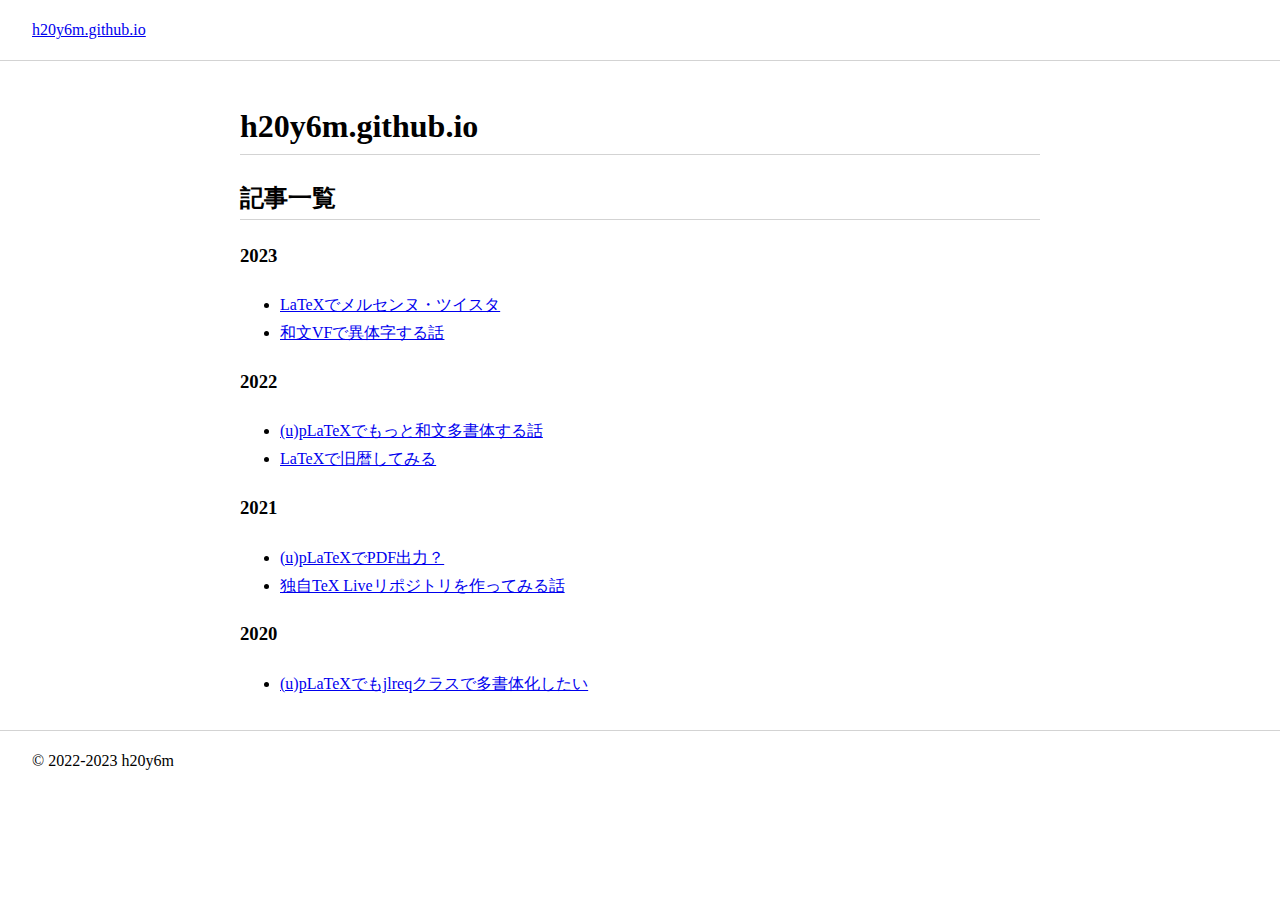
<file: index.html>
<!DOCTYPE html>
<html lang="ja">

<head>
  <meta charset="UTF-8">
  <title>h20y6m.github.io</title>
  <meta name="viewport" content="width=device-width">
  <link rel="stylesheet" href="/css/style.css" />
</head>

<body>

<header>
  <p><a href="/">h20y6m.github.io</a></p>
</header>

<main>

<h1>h20y6m.github.io</h1>

<h2>記事一覧</h2>

<h3>2023</h3>

<ul>
  <li><a href="/posts/2023-12-11-texadvent2023-2/">LaTeXでメルセンヌ・ツイスタ</a></li>
  <li><a href="/posts/2023-12-02-texadvent2023/">和文VFで異体字する話</a></li>
</ul>

<h3>2022</h3>

<ul>
  <li><a href="/posts/2022-12-17-texadvent2022-2/">(u)pLaTeXでもっと和文多書体する話</a></li>
  <li><a href="/posts/2022-12-02-texadvent2022/">LaTeXで旧暦してみる</a></li>
</ul>

<h3>2021</h3>

<ul>
  <li><a href="/posts/2021-12-04-texadvent2021-2/">(u)pLaTeXでPDF出力？</a></li>
  <li><a href="/posts/2021-12-02-texadvent2021/">独自TeX Liveリポジトリを作ってみる話</a></li>
</ul>

<h3>2020</h3>

<ul>
  <li><a href="/posts/2020-12-03-texadvent2020/">(u)pLaTeXでもjlreqクラスで多書体化したい</a></li>
</ul>

</main>

<footer>
  <p>&copy; 2022-2023 h20y6m</p>
</footer>

</body>

</html>
</file>
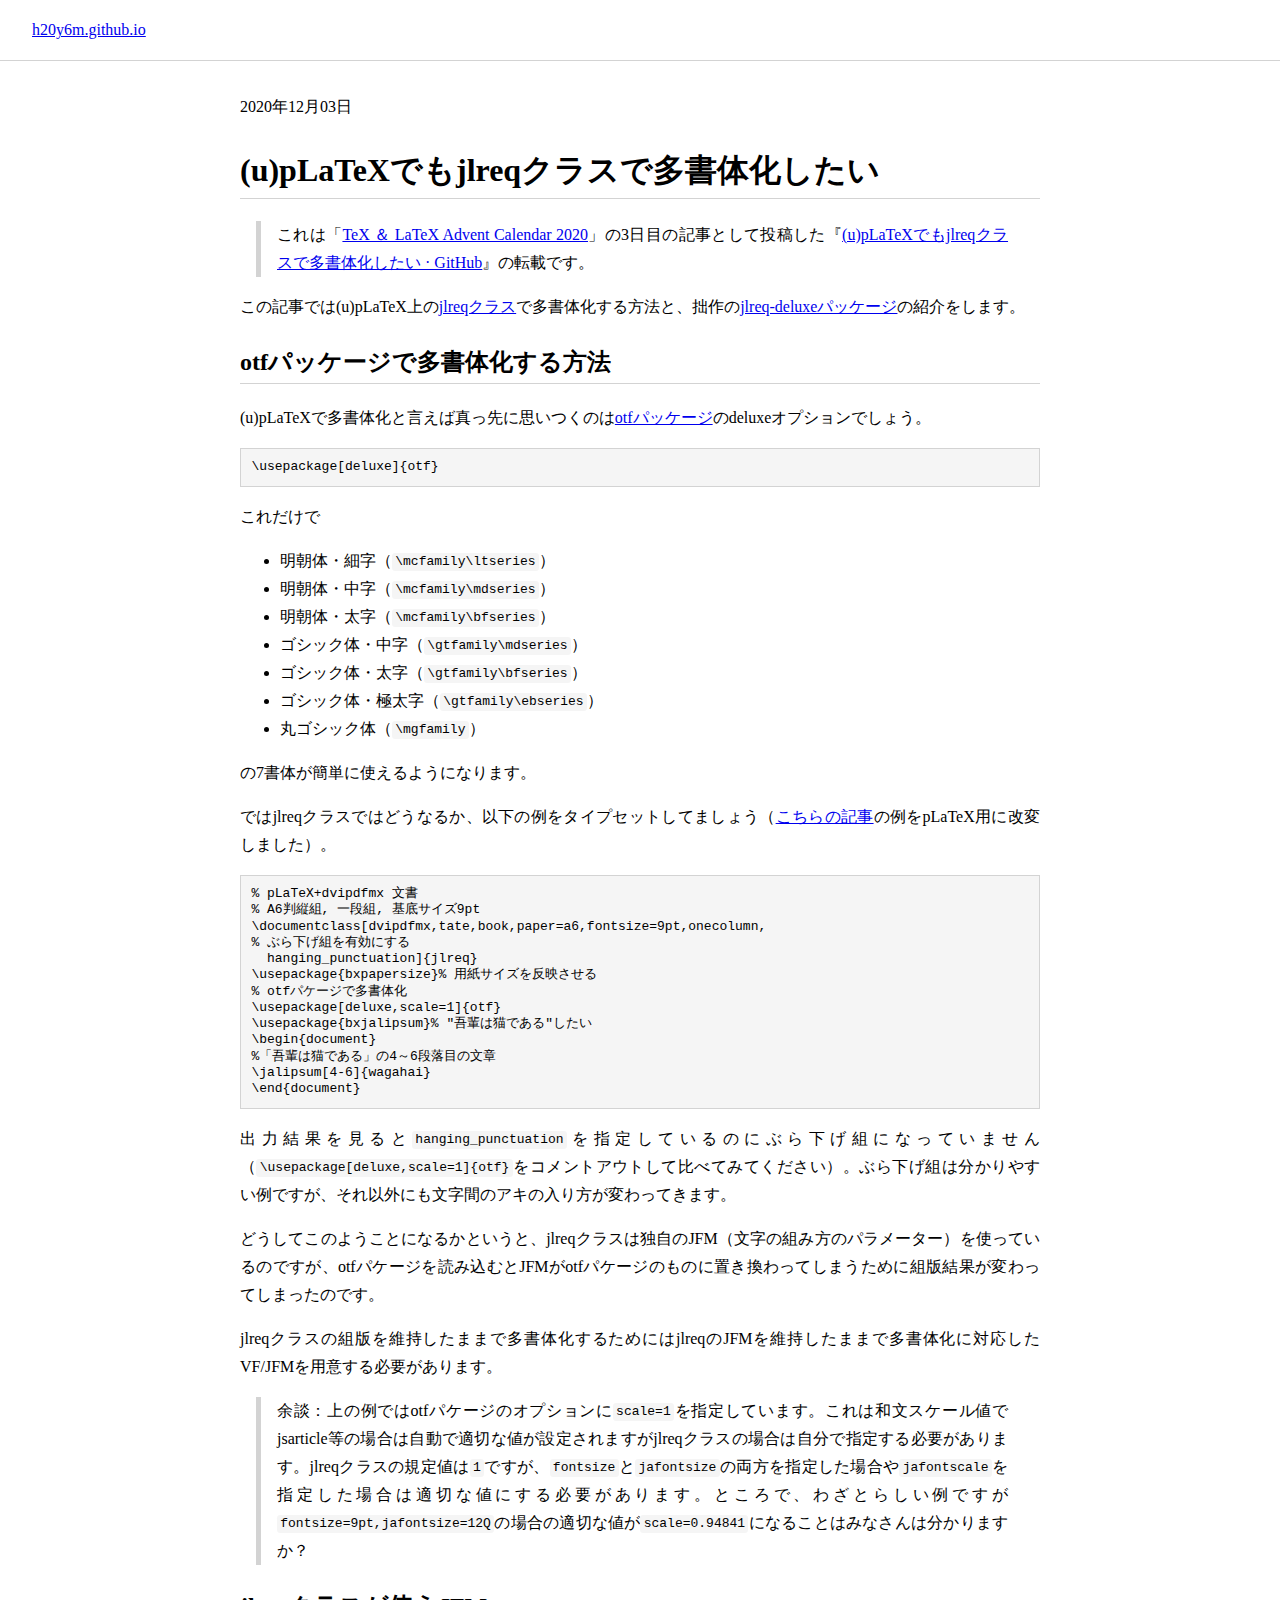
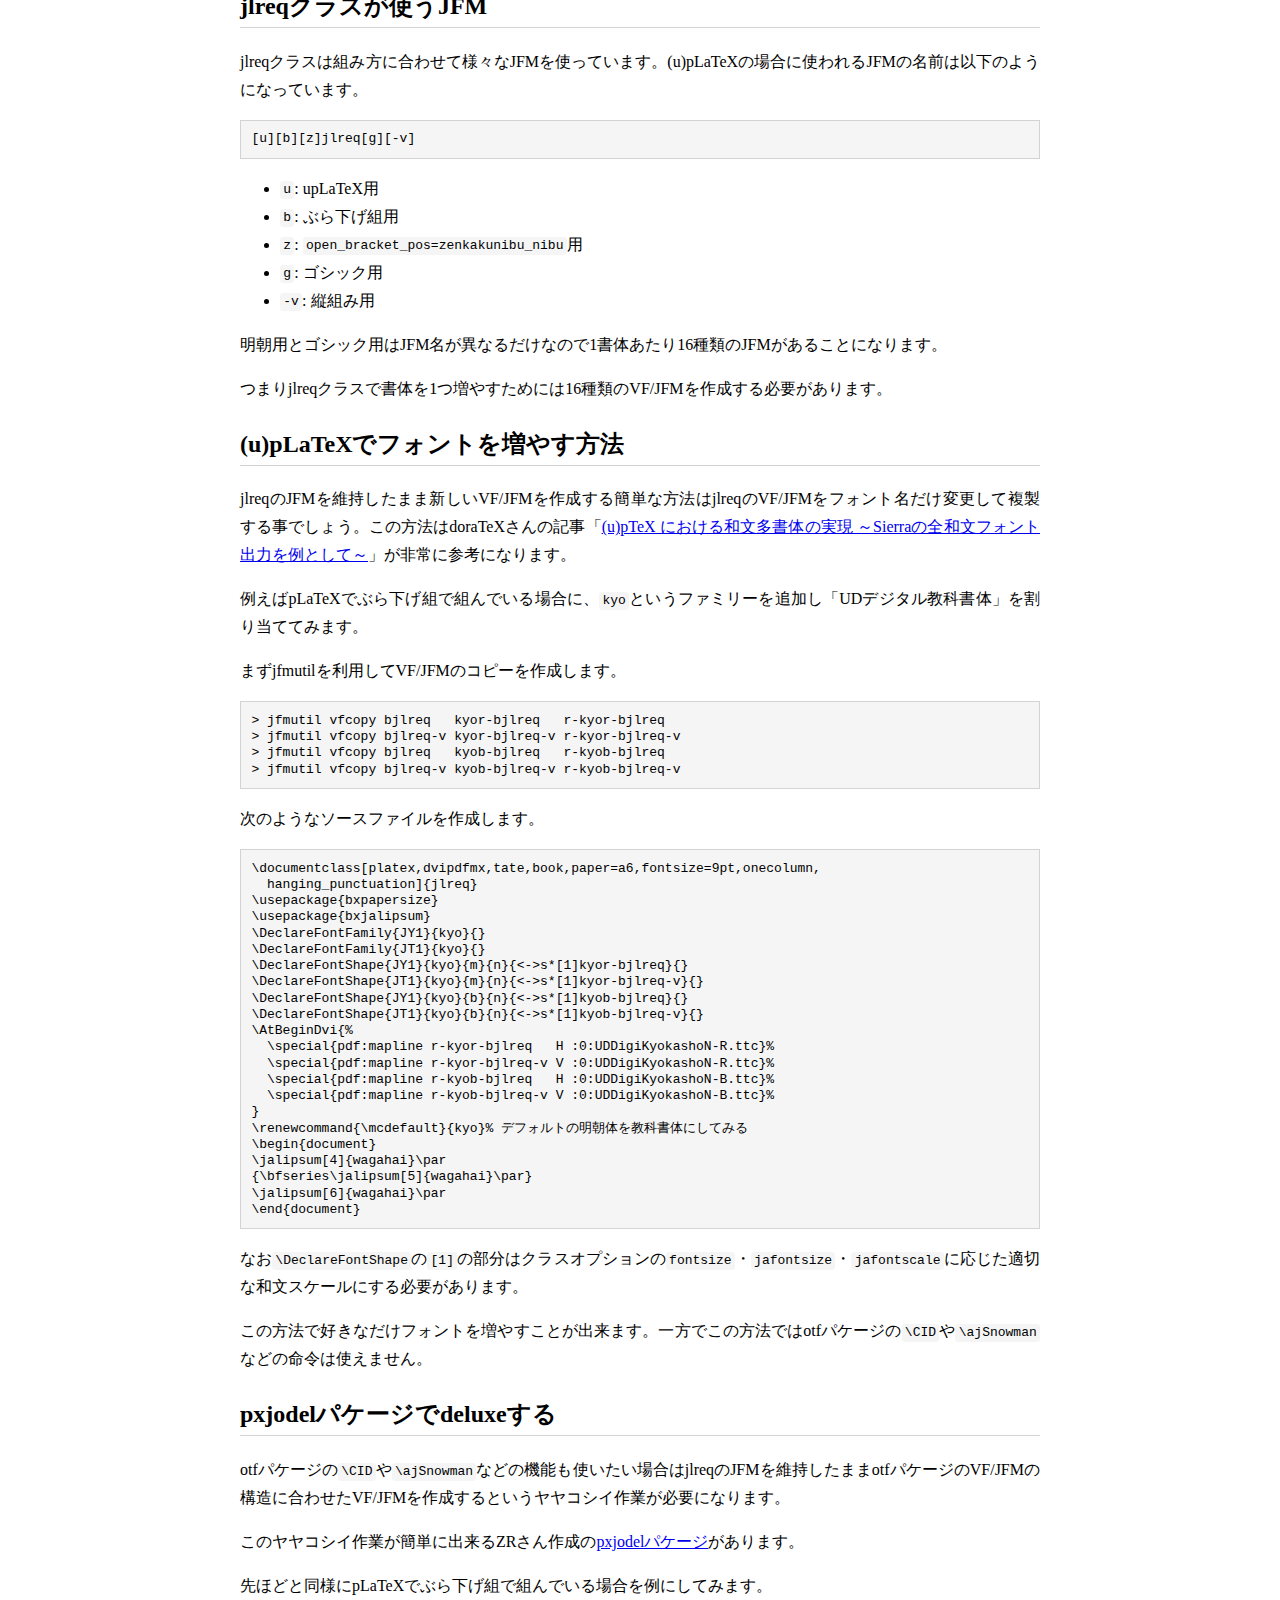
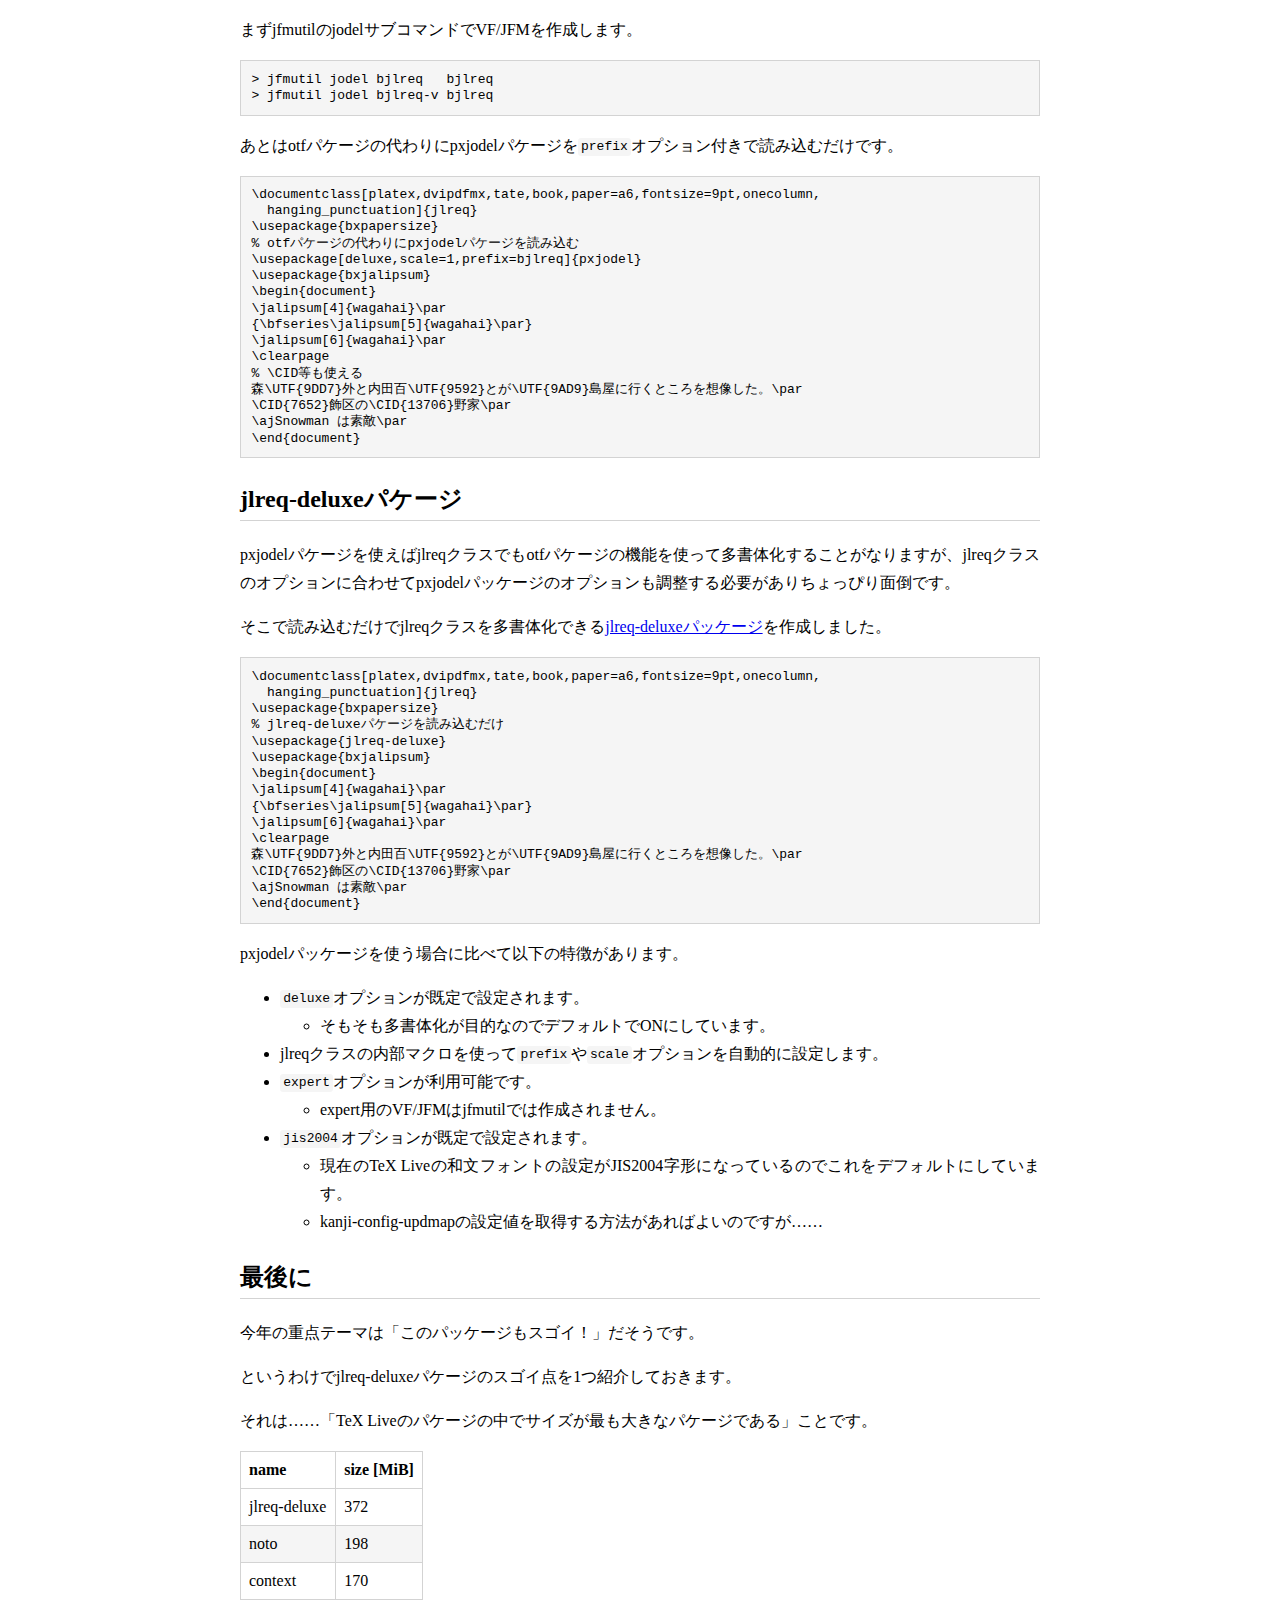
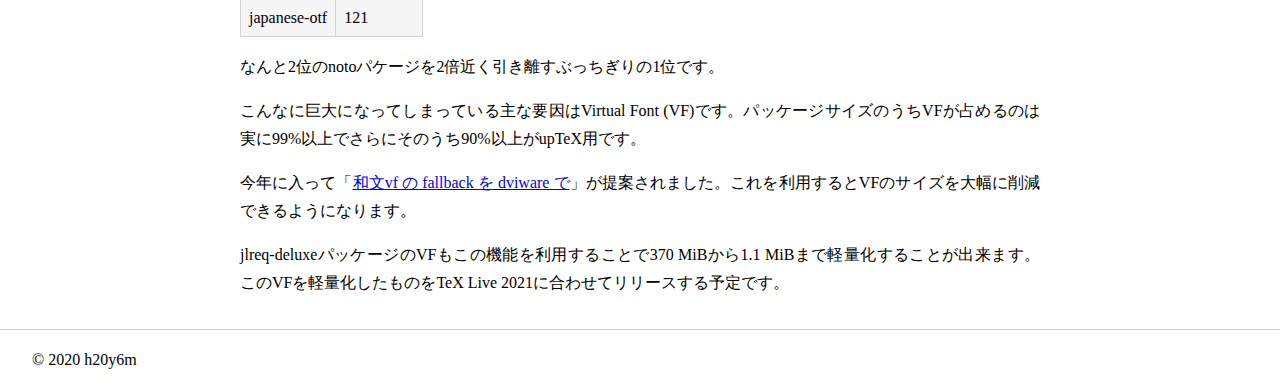
<file: posts/2020-12-03-texadvent2020/index.html>
<!DOCTYPE html>
<html lang="ja">

<head>
  <meta charset="UTF-8">
  <title>(u)pLaTeXでもjlreqクラスで多書体化したい - h20y6m.github.io</title>
  <meta name="description" content="これは「TeX ＆ LaTeX Advent Calendar 2020」の3日目の記事を転載したものです。(u)pLaTeXとjlreqクラスで和文を多書体化する方法と拙作のjlreq-deluxeパッケージを紹介します。">
  <meta name="viewport" content="width=device-width">
  <link rel="stylesheet" href="/css/style.css" />
</head>

<body>

<header>
  <p><a href="/">h20y6m.github.io</a></p>
</header>

<main>

<div>
  <p>2020年12月03日</p>
</div>

<h1>(u)pLaTeXでもjlreqクラスで多書体化したい</h1>

<blockquote>
  <p>これは「<a href="https://adventar.org/calendars/5111">TeX ＆ LaTeX Advent Calendar 2020</a>」の3日目の記事として投稿した『<a href="https://gist.github.com/h20y6m/4f04a5b44179b80c51353832ce41bc61">(u)pLaTeXでもjlreqクラスで多書体化したい · GitHub</a>』の転載です。</p>
</blockquote>

<p>この記事では(u)pLaTeX上の<a href="https://github.com/abenori/jlreq">jlreqクラス</a>で多書体化する方法と、拙作の<a href="https://github.com/h20y6m/jlreq-deluxe">jlreq-deluxeパッケージ</a>の紹介をします。</p>

<h2>otfパッケージで多書体化する方法</h2>

<p>(u)pLaTeXで多書体化と言えば真っ先に思いつくのは<a href="https://github.com/texjporg/japanese-otf-mirror">otfパッケージ</a>のdeluxeオプションでしょう。</p>

<pre><code class="language-tex">\usepackage[deluxe]{otf}</code></pre>

<p>これだけで</p>

<ul>
  <li>明朝体・細字（<code>\mcfamily\ltseries</code>）</li>
  <li>明朝体・中字（<code>\mcfamily\mdseries</code>）</li>
  <li>明朝体・太字（<code>\mcfamily\bfseries</code>）</li>
  <li>ゴシック体・中字（<code>\gtfamily\mdseries</code>）</li>
  <li>ゴシック体・太字（<code>\gtfamily\bfseries</code>）</li>
  <li>ゴシック体・極太字（<code>\gtfamily\ebseries</code>）</li>
  <li>丸ゴシック体（<code>\mgfamily</code>）</li>
</ul>

<p>の7書体が簡単に使えるようになります。</p>

<p>ではjlreqクラスではどうなるか、以下の例をタイプセットしてましょう（<a href="https://qiita.com/zr_tex8r/items/91ae1dcc9c3afce7fa8c">こちらの記事</a>の例をpLaTeX用に改変しました）。</p>

<pre><code class="language-tex">% pLaTeX+dvipdfmx 文書
% A6判縦組, 一段組, 基底サイズ9pt
\documentclass[dvipdfmx,tate,book,paper=a6,fontsize=9pt,onecolumn,
% ぶら下げ組を有効にする
  hanging_punctuation]{jlreq}
\usepackage{bxpapersize}% 用紙サイズを反映させる
% otfパケージで多書体化
\usepackage[deluxe,scale=1]{otf}
\usepackage{bxjalipsum}% "吾輩は猫である"したい
\begin{document}
%「吾輩は猫である」の4～6段落目の文章
\jalipsum[4-6]{wagahai}
\end{document}</code></pre>

<p>出力結果を見ると<code>hanging_punctuation</code>を指定しているのにぶら下げ組になっていません（<code>\usepackage[deluxe,scale=1]{otf}</code>をコメントアウトして比べてみてください）。ぶら下げ組は分かりやすい例ですが、それ以外にも文字間のアキの入り方が変わってきます。</p>

<p>どうしてこのようことになるかというと、jlreqクラスは独自のJFM（文字の組み方のパラメーター）を使っているのですが、otfパケージを読み込むとJFMがotfパケージのものに置き換わってしまうために組版結果が変わってしまったのです。</p>

<p>jlreqクラスの組版を維持したままで多書体化するためにはjlreqのJFMを維持したままで多書体化に対応したVF/JFMを用意する必要があります。</p>

<blockquote>
  <p>余談：上の例ではotfパケージのオプションに<code>scale=1</code>を指定しています。これは和文スケール値でjsarticle等の場合は自動で適切な値が設定されますがjlreqクラスの場合は自分で指定する必要があります。jlreqクラスの規定値は<code>1</code>ですが、<code>fontsize</code>と<code>jafontsize</code>の両方を指定した場合や<code>jafontscale</code>を指定した場合は適切な値にする必要があります。ところで、わざとらしい例ですが<code>fontsize=9pt,jafontsize=12Q</code>の場合の適切な値が<code>scale=0.94841</code>になることはみなさんは分かりますか？</p>
</blockquote>

<h2>jlreqクラスが使うJFM</h2>

<p>jlreqクラスは組み方に合わせて様々なJFMを使っています。(u)pLaTeXの場合に使われるJFMの名前は以下のようになっています。</p>

<pre><code>[u][b][z]jlreq[g][-v]</code></pre>

<ul>
  <li><code>u</code>: upLaTeX用</li>
  <li><code>b</code>: ぶら下げ組用</li>
  <li><code>z</code>: <code>open_bracket_pos=zenkakunibu_nibu</code>用</li>
  <li><code>g</code>: ゴシック用</li>
  <li><code>-v</code>: 縦組み用</li>
</ul>

<p>明朝用とゴシック用はJFM名が異なるだけなので1書体あたり16種類のJFMがあることになります。</p>

<p>つまりjlreqクラスで書体を1つ増やすためには16種類のVF/JFMを作成する必要があります。</p>

<h2>(u)pLaTeXでフォントを増やす方法</h2>

<p>jlreqのJFMを維持したまま新しいVF/JFMを作成する簡単な方法はjlreqのVF/JFMをフォント名だけ変更して複製する事でしょう。この方法はdoraTeXさんの記事「<a href="https://doratex.hatenablog.jp/entry/20161206/1480950097">(u)pTeX における和文多書体の実現 ～Sierraの全和文フォント出力を例として～</a>」が非常に参考になります。</p>

<p>例えばpLaTeXでぶら下げ組で組んでいる場合に、<code>kyo</code>というファミリーを追加し「UDデジタル教科書体」を割り当ててみます。</p>

<p>まずjfmutilを利用してVF/JFMのコピーを作成します。</p>

<pre><code>&gt; jfmutil vfcopy bjlreq   kyor-bjlreq   r-kyor-bjlreq
&gt; jfmutil vfcopy bjlreq-v kyor-bjlreq-v r-kyor-bjlreq-v
&gt; jfmutil vfcopy bjlreq   kyob-bjlreq   r-kyob-bjlreq
&gt; jfmutil vfcopy bjlreq-v kyob-bjlreq-v r-kyob-bjlreq-v</code></pre>

<p>次のようなソースファイルを作成します。</p>

<pre><code class="language-tex">\documentclass[platex,dvipdfmx,tate,book,paper=a6,fontsize=9pt,onecolumn,
  hanging_punctuation]{jlreq}
\usepackage{bxpapersize}
\usepackage{bxjalipsum}
\DeclareFontFamily{JY1}{kyo}{}
\DeclareFontFamily{JT1}{kyo}{}
\DeclareFontShape{JY1}{kyo}{m}{n}{&lt;-&gt;s*[1]kyor-bjlreq}{}
\DeclareFontShape{JT1}{kyo}{m}{n}{&lt;-&gt;s*[1]kyor-bjlreq-v}{}
\DeclareFontShape{JY1}{kyo}{b}{n}{&lt;-&gt;s*[1]kyob-bjlreq}{}
\DeclareFontShape{JT1}{kyo}{b}{n}{&lt;-&gt;s*[1]kyob-bjlreq-v}{}
\AtBeginDvi{%
  \special{pdf:mapline r-kyor-bjlreq   H :0:UDDigiKyokashoN-R.ttc}%
  \special{pdf:mapline r-kyor-bjlreq-v V :0:UDDigiKyokashoN-R.ttc}%
  \special{pdf:mapline r-kyob-bjlreq   H :0:UDDigiKyokashoN-B.ttc}%
  \special{pdf:mapline r-kyob-bjlreq-v V :0:UDDigiKyokashoN-B.ttc}%
}
\renewcommand{\mcdefault}{kyo}% デフォルトの明朝体を教科書体にしてみる
\begin{document}
\jalipsum[4]{wagahai}\par
{\bfseries\jalipsum[5]{wagahai}\par}
\jalipsum[6]{wagahai}\par
\end{document}</code></pre>

<p>なお<code>\DeclareFontShape</code>の<code>[1]</code>の部分はクラスオプションの<code>fontsize</code>・<code>jafontsize</code>・<code>jafontscale</code>に応じた適切な和文スケールにする必要があります。</p>

<p>この方法で好きなだけフォントを増やすことが出来ます。一方でこの方法ではotfパケージの<code>\CID</code>や<code>\ajSnowman</code>などの命令は使えません。</p>

<h2>pxjodelパケージでdeluxeする</h2>

<p>otfパケージの<code>\CID</code>や<code>\ajSnowman</code>などの機能も使いたい場合はjlreqのJFMを維持したままotfパケージのVF/JFMの構造に合わせたVF/JFMを作成するというヤヤコシイ作業が必要になります。</p>

<p>このヤヤコシイ作業が簡単に出来るZRさん作成の<a href="https://github.com/zr-tex8r/PXjodel">pxjodelパケージ</a>があります。</p>

<p>先ほどと同様にpLaTeXでぶら下げ組で組んでいる場合を例にしてみます。</p>

<p>まずjfmutilのjodelサブコマンドでVF/JFMを作成します。</p>

<pre><code>&gt; jfmutil jodel bjlreq   bjlreq
&gt; jfmutil jodel bjlreq-v bjlreq</code></pre>

<p>あとはotfパケージの代わりにpxjodelパケージを<code>prefix</code>オプション付きで読み込むだけです。</p>

<pre><code class="language-tex">\documentclass[platex,dvipdfmx,tate,book,paper=a6,fontsize=9pt,onecolumn,
  hanging_punctuation]{jlreq}
\usepackage{bxpapersize}
% otfパケージの代わりにpxjodelパケージを読み込む
\usepackage[deluxe,scale=1,prefix=bjlreq]{pxjodel}
\usepackage{bxjalipsum}
\begin{document}
\jalipsum[4]{wagahai}\par
{\bfseries\jalipsum[5]{wagahai}\par}
\jalipsum[6]{wagahai}\par
\clearpage
% \CID等も使える
森\UTF{9DD7}外と内田百\UTF{9592}とが\UTF{9AD9}島屋に行くところを想像した。\par
\CID{7652}飾区の\CID{13706}野家\par
\ajSnowman は素敵\par
\end{document}</code></pre>

<h2>jlreq-deluxeパケージ</h2>

<p>pxjodelパケージを使えばjlreqクラスでもotfパケージの機能を使って多書体化することがなりますが、jlreqクラスのオプションに合わせてpxjodelパッケージのオプションも調整する必要がありちょっぴり面倒です。</p>

<p>そこで読み込むだけでjlreqクラスを多書体化できる<a href="https://github.com/h20y6m/jlreq-deluxe">jlreq-deluxeパッケージ</a>を作成しました。</p>

<pre><code class="language-tex">\documentclass[platex,dvipdfmx,tate,book,paper=a6,fontsize=9pt,onecolumn,
  hanging_punctuation]{jlreq}
\usepackage{bxpapersize}
% jlreq-deluxeパケージを読み込むだけ
\usepackage{jlreq-deluxe}
\usepackage{bxjalipsum}
\begin{document}
\jalipsum[4]{wagahai}\par
{\bfseries\jalipsum[5]{wagahai}\par}
\jalipsum[6]{wagahai}\par
\clearpage
森\UTF{9DD7}外と内田百\UTF{9592}とが\UTF{9AD9}島屋に行くところを想像した。\par
\CID{7652}飾区の\CID{13706}野家\par
\ajSnowman は素敵\par
\end{document}</code></pre>

<p>pxjodelパッケージを使う場合に比べて以下の特徴があります。</p>

<ul>
  <li><code>deluxe</code>オプションが既定で設定されます。
    <ul>
      <li>そもそも多書体化が目的なのでデフォルトでONにしています。</li>
    </ul>
  </li>
  <li>jlreqクラスの内部マクロを使って<code>prefix</code>や<code>scale</code>オプションを自動的に設定します。</li>
  <li><code>expert</code>オプションが利用可能です。
    <ul>
      <li>expert用のVF/JFMはjfmutilでは作成されません。</li>
    </ul>
    </li>
    <li><code>jis2004</code>オプションが既定で設定されます。
      <ul>
        <li>現在のTeX Liveの和文フォントの設定がJIS2004字形になっているのでこれをデフォルトにしています。</li>
       <li>kanji-config-updmapの設定値を取得する方法があればよいのですが……</li>
    </ul>
  </li>
</ul>

<h2>最後に</h2>

<p>今年の重点テーマは「このパッケージもスゴイ！」だそうです。</p>

<p>というわけでjlreq-deluxeパケージのスゴイ点を1つ紹介しておきます。</p>

<p>それは……「TeX Liveのパケージの中でサイズが最も大きなパケージである」ことです。</p>

<table >
  <thead>
    <tr>
      <th>name</th>
      <th>size [MiB]</th>
    </tr>
  </thead>
  <tbody>
    <tr>
      <td>jlreq-deluxe</td>
      <td>372</td>
    </tr>
    <tr>
      <td>noto</td>
      <td>198</td>
    </tr>
    <tr>
      <td>context</td>
      <td>170</td>
    </tr>
    <tr>
      <td>japanese-otf</td>
      <td>121</td>
    </tr>
  </tbody>
</table>

<p>なんと2位のnotoパケージを2倍近く引き離すぶっちぎりの1位です。</p>

<p>こんなに巨大になってしまっている主な要因はVirtual Font (VF)です。パッケージサイズのうちVFが占めるのは実に99%以上でさらにそのうち90%以上がupTeX用です。</p>

<p>今年に入って「<a href="https://github.com/texjporg/tex-jp-build/issues/99">和文vf の fallback を dviware で</a>」が提案されました。これを利用するとVFのサイズを大幅に削減できるようになります。</p>

<p>jlreq-deluxeパッケージのVFもこの機能を利用することで370 MiBから1.1 MiBまで軽量化することが出来ます。このVFを軽量化したものをTeX Live 2021に合わせてリリースする予定です。</p>

</main>

<footer>
  <p>&copy; 2020 h20y6m</p>
</footer>

</body>

</html>
</file>
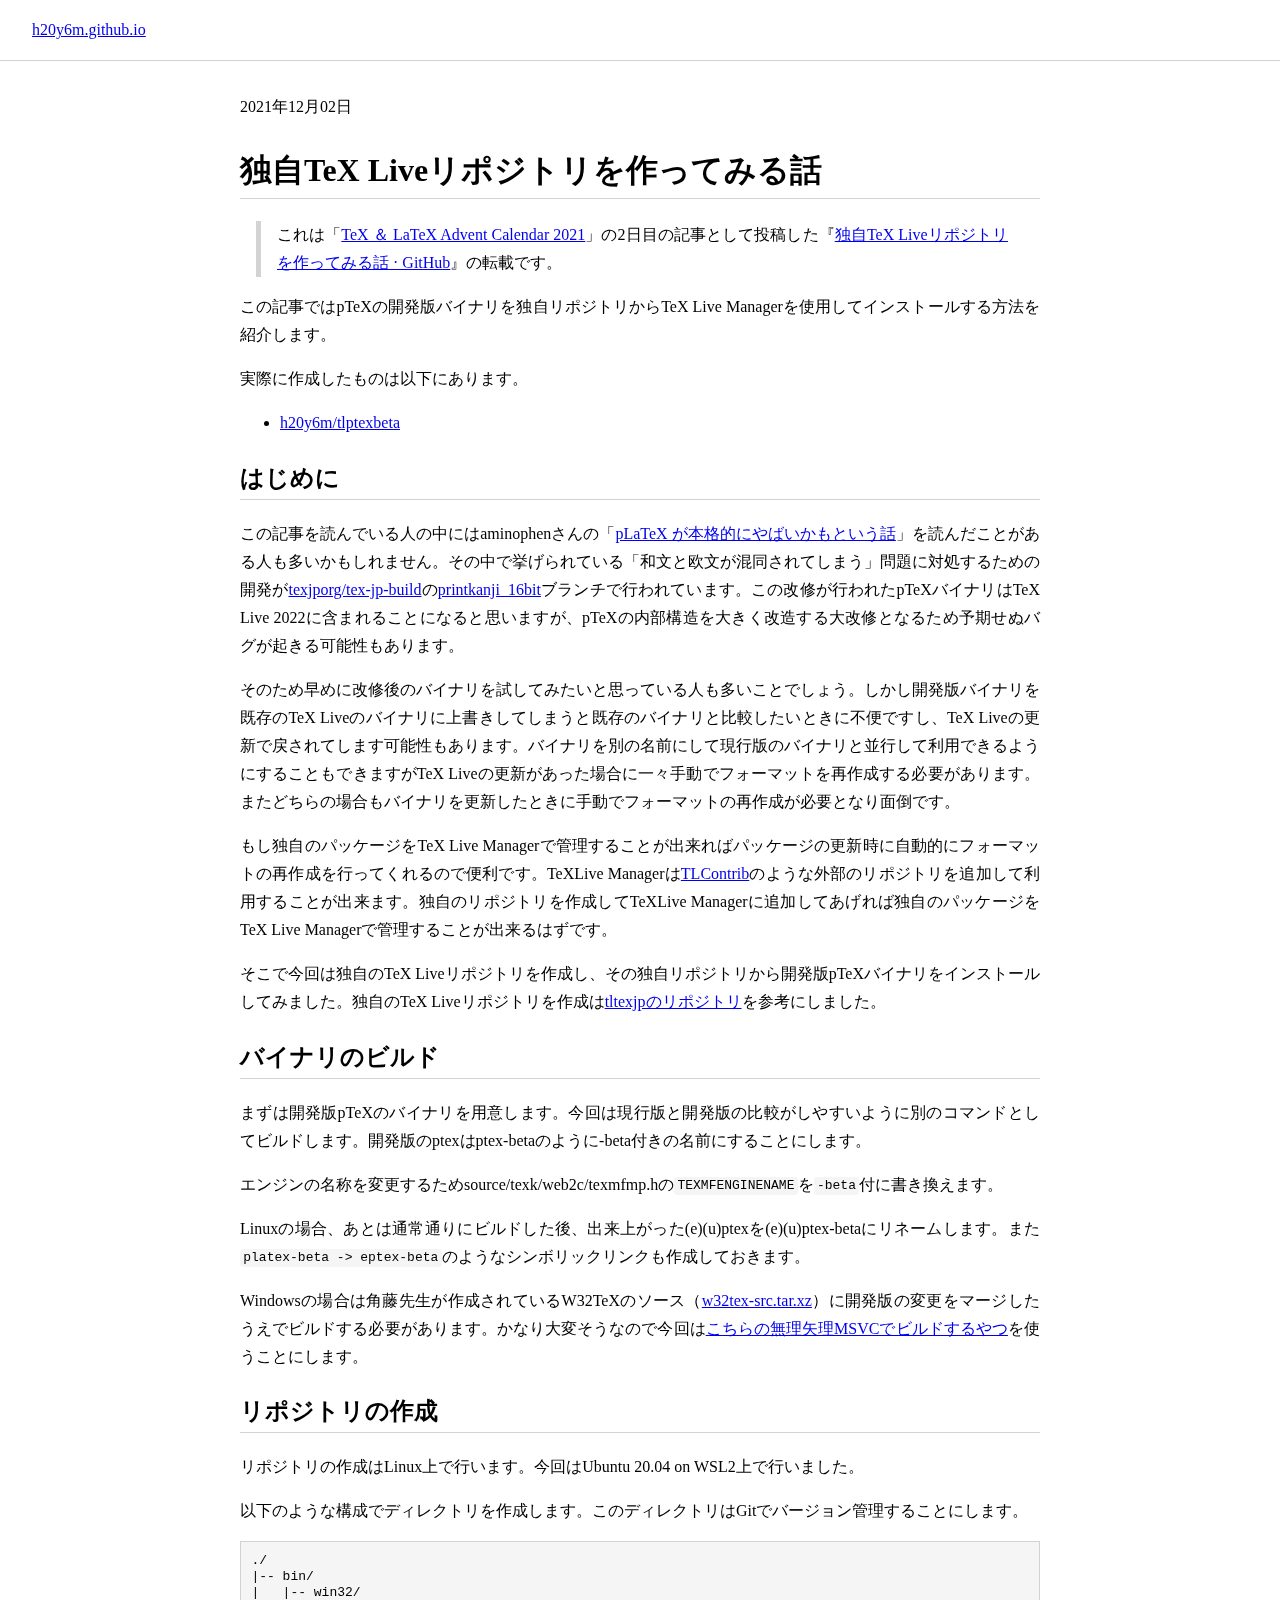
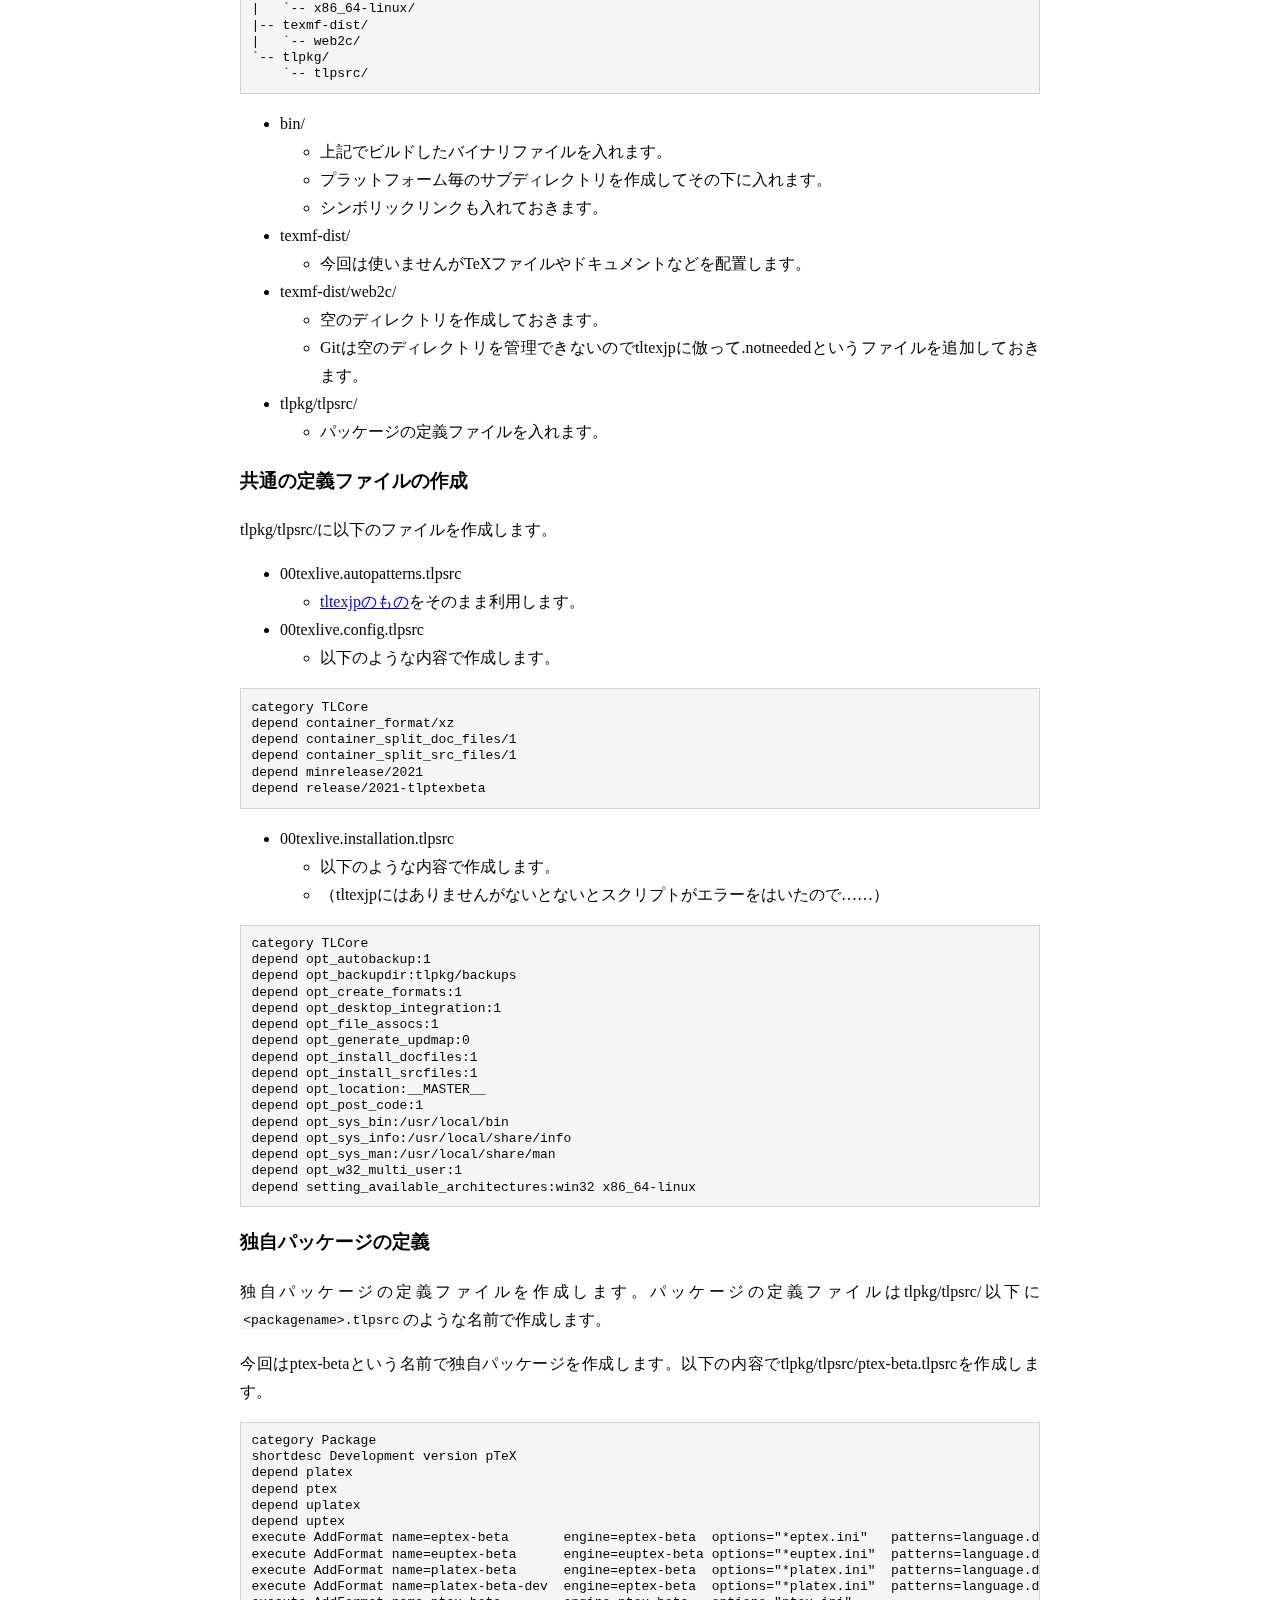
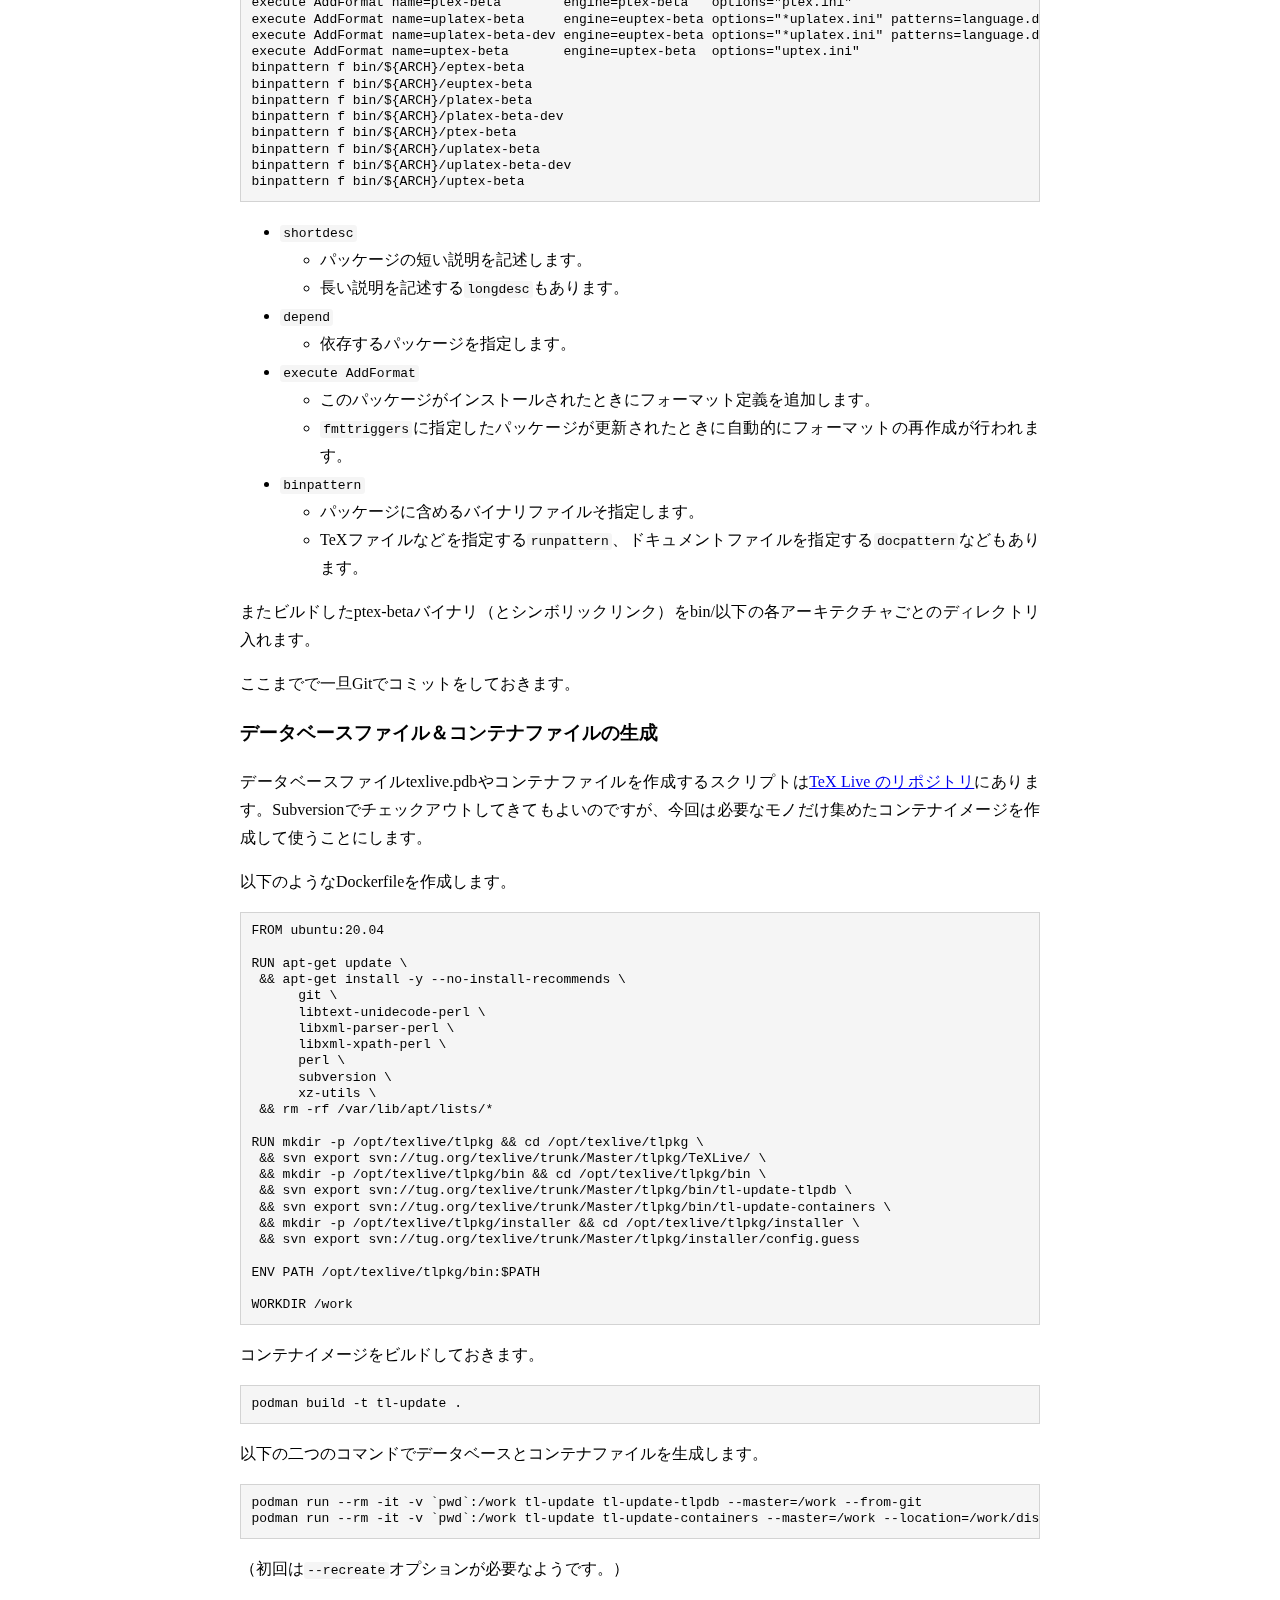
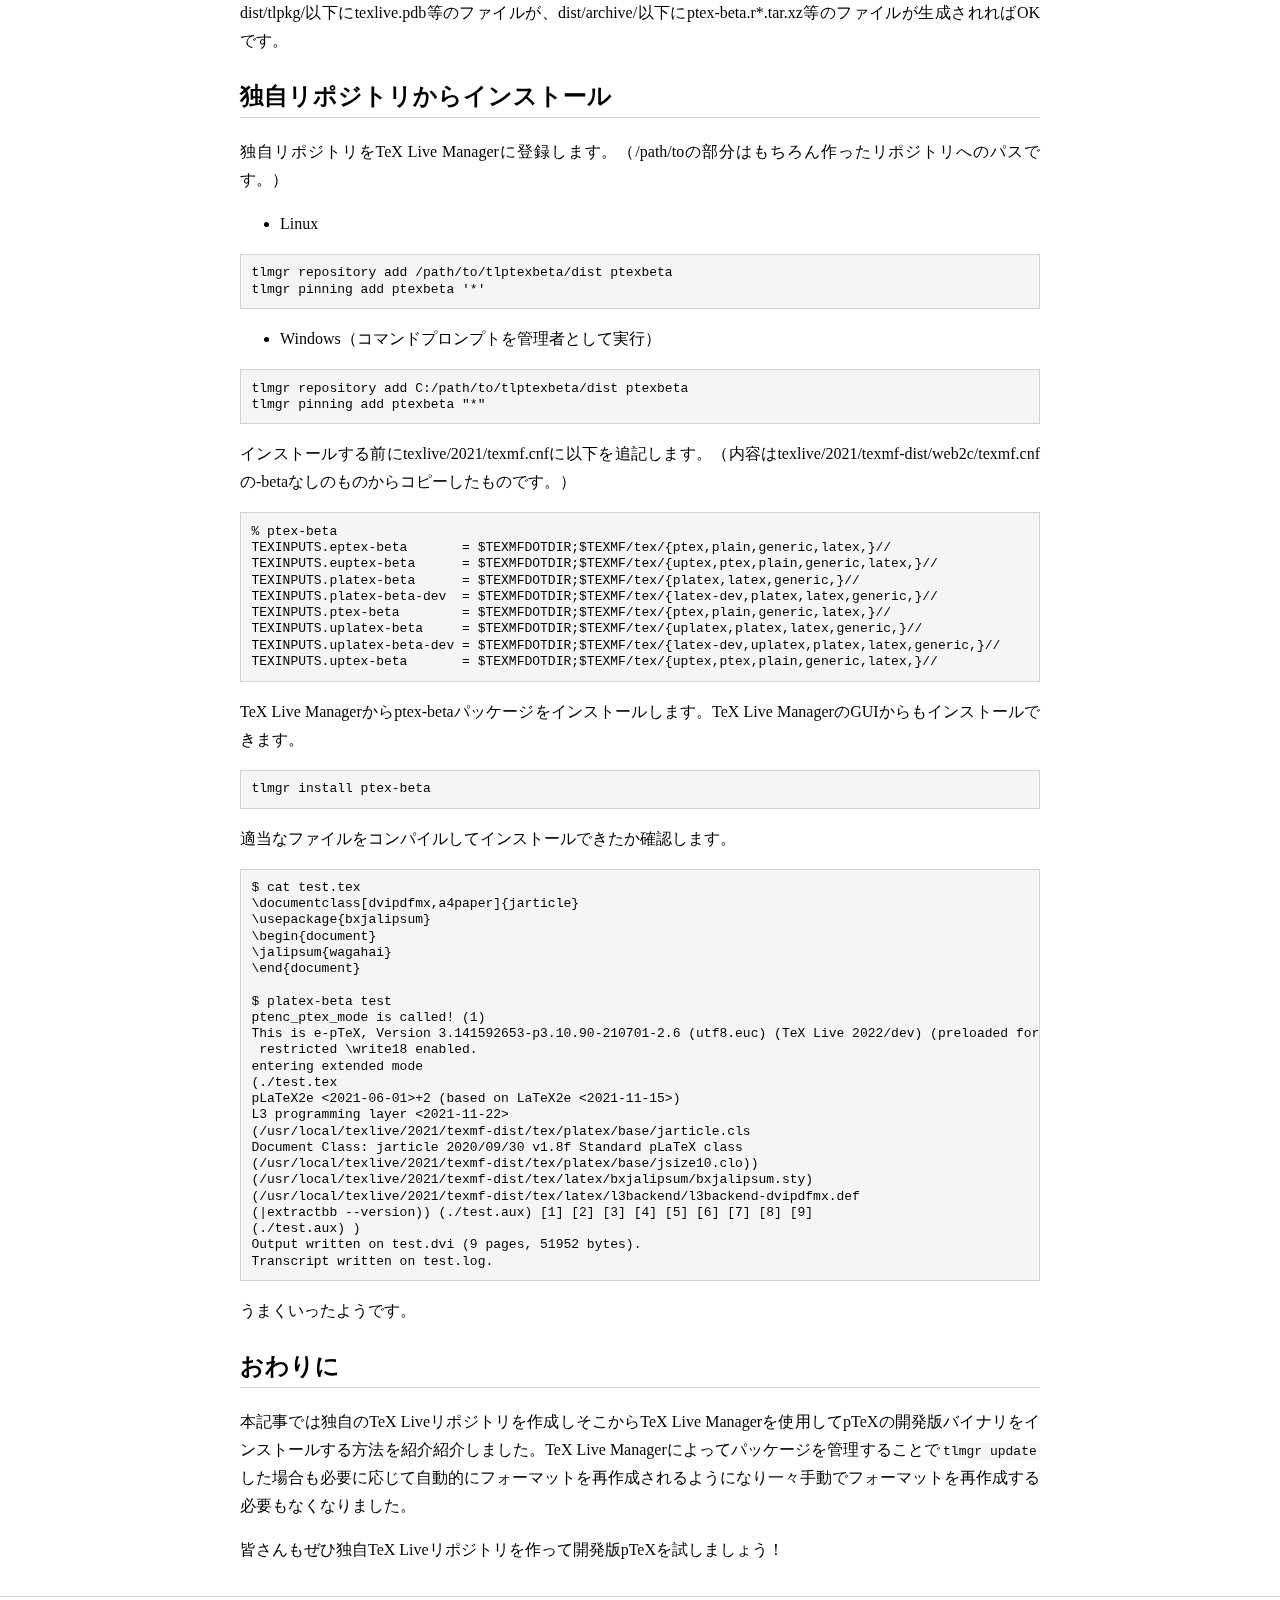
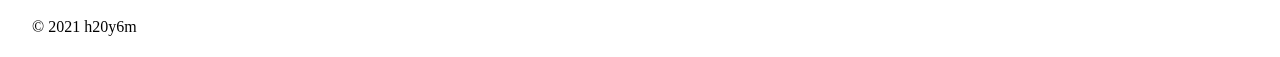
<file: posts/2021-12-02-texadvent2021/index.html>
<!DOCTYPE html>
<html lang="ja">

<head>
  <meta charset="UTF-8">
  <title>独自TeX Liveリポジトリを作ってみる話 - h20y6m.github.io</title>
  <meta name="description" content="これは「TeX ＆ LaTeX Advent Calendar 2021」の2日目の記事を転載したものです。独自TeX Liveリポジトリを作る方法を紹介します。">
  <meta name="viewport" content="width=device-width">
  <link rel="stylesheet" href="/css/style.css" />
</head>

<body>

<header>
  <p><a href="/">h20y6m.github.io</a></p>
</header>

<main>

<div>
  <p>2021年12月02日</p>
</div>

<h1>独自TeX Liveリポジトリを作ってみる話</h1>

<blockquote>
  <p>これは「<a href="https://adventar.org/calendars/6724">TeX ＆ LaTeX Advent Calendar 2021</a>」の2日目の記事として投稿した『<a href="https://gist.github.com/h20y6m/c4cdd4548334060e7d96afe11675faa3">独自TeX Liveリポジトリを作ってみる話 · GitHub</a>』の転載です。</p>
</blockquote>

<p>この記事ではpTeXの開発版バイナリを独自リポジトリからTeX Live Managerを使用してインストールする方法を紹介します。</p>

<p>実際に作成したものは以下にあります。</p>

<ul>
  <li><a href="https://github.com/h20y6m/tlptexbeta">h20y6m/tlptexbeta</a></li>
</ul>

<h2>はじめに</h2>

<p>この記事を読んでいる人の中にはaminophenさんの「<a href="https://acetaminophen.hatenablog.com/entry/2021/06/18/022108">pLaTeX が本格的にやばいかもという話</a>」を読んだことがある人も多いかもしれません。その中で挙げられている「和文と欧文が混同されてしまう」問題に対処するための開発が<a href="https://github.com/texjporg/tex-jp-build">texjporg/tex-jp-build</a>の<a href="https://github.com/texjporg/tex-jp-build/tree/printkanji_16bit">printkanji_16bit</a>ブランチで行われています。この改修が行われたpTeXバイナリはTeX Live 2022に含まれることになると思いますが、pTeXの内部構造を大きく改造する大改修となるため予期せぬバグが起きる可能性もあります。</p>

<p>そのため早めに改修後のバイナリを試してみたいと思っている人も多いことでしょう。しかし開発版バイナリを既存のTeX Liveのバイナリに上書きしてしまうと既存のバイナリと比較したいときに不便ですし、TeX Liveの更新で戻されてします可能性もあります。バイナリを別の名前にして現行版のバイナリと並行して利用できるようにすることもできますがTeX Liveの更新があった場合に一々手動でフォーマットを再作成する必要があります。またどちらの場合もバイナリを更新したときに手動でフォーマットの再作成が必要となり面倒です。</p>

<p>もし独自のパッケージをTeX Live Managerで管理することが出来ればパッケージの更新時に自動的にフォーマットの再作成を行ってくれるので便利です。TeXLive Managerは<a href="https://contrib.texlive.info/">TLContrib</a>のような外部のリポジトリを追加して利用することが出来ます。独自のリポジトリを作成してTeXLive Managerに追加してあげれば独自のパッケージをTeX Live Managerで管理することが出来るはずです。</p>

<p>そこで今回は独自のTeX Liveリポジトリを作成し、その独自リポジトリから開発版pTeXバイナリをインストールしてみました。独自のTeX Liveリポジトリを作成は<a href="https://github.com/texjporg/tltexjp">tltexjpのリポジトリ</a>を参考にしました。</p>

<h2>バイナリのビルド</h2>

<p>まずは開発版pTeXのバイナリを用意します。今回は現行版と開発版の比較がしやすいように別のコマンドとしてビルドします。開発版のptexはptex-betaのように-beta付きの名前にすることにします。</p>

<p>エンジンの名称を変更するためsource/texk/web2c/texmfmp.hの<code>TEXMFENGINENAME</code>を<code>-beta</code>付に書き換えます。</p>

<p>Linuxの場合、あとは通常通りにビルドした後、出来上がった(e)(u)ptexを(e)(u)ptex-betaにリネームします。また<code>platex-beta -&gt; eptex-beta</code>のようなシンボリックリンクも作成しておきます。</p>

<p>Windowsの場合は角藤先生が作成されているW32TeXのソース（<a href="https://mirror.ctan.org/systems/texlive/Source/">w32tex-src.tar.xz</a>）に開発版の変更をマージしたうえでビルドする必要があります。かなり大変そうなので今回は<a href="https://github.com/h20y6m/tex-jp-build/tree/build_msvc_ptexbeta">こちらの無理矢理MSVCでビルドするやつ</a>を使うことにします。</p>

<h2>リポジトリの作成</h2>

<p>リポジトリの作成はLinux上で行います。今回はUbuntu 20.04 on WSL2上で行いました。</p>

<p>以下のような構成でディレクトリを作成します。このディレクトリはGitでバージョン管理することにします。</p>

<pre><code>./
|-- bin/
|   |-- win32/
|   `-- x86_64-linux/
|-- texmf-dist/
|   `-- web2c/
`-- tlpkg/
    `-- tlpsrc/</code></pre>

<ul>
  <li>bin/
    <ul>
      <li>上記でビルドしたバイナリファイルを入れます。</li>
      <li>プラットフォーム毎のサブディレクトリを作成してその下に入れます。</li>
      <li>シンボリックリンクも入れておきます。</li>
    </ul>
  </li>
  <li>texmf-dist/
    <ul>
      <li>今回は使いませんがTeXファイルやドキュメントなどを配置します。</li>
    </ul>
  </li>
  <li>texmf-dist/web2c/
    <ul>
      <li>空のディレクトリを作成しておきます。</li>
      <li>Gitは空のディレクトリを管理できないのでtltexjpに倣って.notneededというファイルを追加しておきます。</li>
    </ul>
  </li>
  <li>tlpkg/tlpsrc/
    <ul>
      <li>パッケージの定義ファイルを入れます。</li>
    </ul>
  </li>
</ul>

<h3>共通の定義ファイルの作成</h3>

<p>tlpkg/tlpsrc/に以下のファイルを作成します。</p>

<ul>
  <li>00texlive.autopatterns.tlpsrc
    <ul>
      <li><a href="https://github.com/texjporg/tltexjp/blob/master/tlpkg/tlpsrc/00texlive.autopatterns.tlpsrc">tltexjpのもの</a>をそのまま利用します。</li>
    </ul>
  </li>
  <li>00texlive.config.tlpsrc
    <ul>
      <li>以下のような内容で作成します。</li>
    </ul>
  </li>
</ul>

<pre><code>category TLCore
depend container_format/xz
depend container_split_doc_files/1
depend container_split_src_files/1
depend minrelease/2021
depend release/2021-tlptexbeta</code></pre>

<ul>
  <li>00texlive.installation.tlpsrc
    <ul>
      <li>以下のような内容で作成します。</li>
      <li>（tltexjpにはありませんがないとないとスクリプトがエラーをはいたので……）</li>
    </ul>
  </li>
</ul>

<pre><code>category TLCore
depend opt_autobackup:1
depend opt_backupdir:tlpkg/backups
depend opt_create_formats:1
depend opt_desktop_integration:1
depend opt_file_assocs:1
depend opt_generate_updmap:0
depend opt_install_docfiles:1
depend opt_install_srcfiles:1
depend opt_location:__MASTER__
depend opt_post_code:1
depend opt_sys_bin:/usr/local/bin
depend opt_sys_info:/usr/local/share/info
depend opt_sys_man:/usr/local/share/man
depend opt_w32_multi_user:1
depend setting_available_architectures:win32 x86_64-linux</code></pre>

<h3>独自パッケージの定義</h3>

<p>独自パッケージの定義ファイルを作成します。パッケージの定義ファイルはtlpkg/tlpsrc/以下に<code>&lt;packagename&gt;.tlpsrc</code>のような名前で作成します。</p>

<p>今回はptex-betaという名前で独自パッケージを作成します。以下の内容でtlpkg/tlpsrc/ptex-beta.tlpsrcを作成します。</p>

<pre><code>category Package
shortdesc Development version pTeX
depend platex
depend ptex
depend uplatex
depend uptex
execute AddFormat name=eptex-beta       engine=eptex-beta  options="*eptex.ini"   patterns=language.dat fmttriggers=cm,hyphen-base,knuth-lib,plain,ptex-base,ptex-fonts,etex
execute AddFormat name=euptex-beta      engine=euptex-beta options="*euptex.ini"  patterns=language.def fmttriggers=cm,hyphen-base,knuth-lib,plain,uptex-base,uptex-fonts,etex,ptex-base
execute AddFormat name=platex-beta      engine=eptex-beta  options="*platex.ini"  patterns=language.dat fmttriggers=atbegshi,atveryend,babel,cm,everyshi,firstaid,hyphen-base,l3backend,l3kernel,l3packages,latex,latex-fonts,tex-ini-files,unicode-data,ptex-fonts,latex
execute AddFormat name=platex-beta-dev  engine=eptex-beta  options="*platex.ini"  patterns=language.dat fmttriggers=atbegshi,atveryend,babel,cm,everyshi,firstaid,hyphen-base,l3backend,l3kernel,l3packages,latex,latex-fonts,tex-ini-files,unicode-data,ptex-fonts,l3kernel,latex-base-dev,latex-firstaid-dev
execute AddFormat name=ptex-beta        engine=ptex-beta   options="ptex.ini"                           fmttriggers=cm,hyphen-base,knuth-lib,plain,ptex-base,ptex-fonts
execute AddFormat name=uplatex-beta     engine=euptex-beta options="*uplatex.ini" patterns=language.dat fmttriggers=atbegshi,atveryend,babel,cm,everyshi,firstaid,hyphen-base,l3backend,l3kernel,l3packages,latex,latex-fonts,tex-ini-files,unicode-data,uptex-fonts,platex,latex
execute AddFormat name=uplatex-beta-dev engine=euptex-beta options="*uplatex.ini" patterns=language.dat fmttriggers=atbegshi,atveryend,babel,cm,everyshi,firstaid,hyphen-base,l3backend,l3kernel,l3packages,latex,latex-fonts,tex-ini-files,unicode-data,uptex-fonts,platex,l3kernel,latex-base-dev,latex-firstaid-dev
execute AddFormat name=uptex-beta       engine=uptex-beta  options="uptex.ini"                          fmttriggers=cm,hyphen-base,knuth-lib,plain,uptex-base,uptex-fonts
binpattern f bin/${ARCH}/eptex-beta
binpattern f bin/${ARCH}/euptex-beta
binpattern f bin/${ARCH}/platex-beta
binpattern f bin/${ARCH}/platex-beta-dev
binpattern f bin/${ARCH}/ptex-beta
binpattern f bin/${ARCH}/uplatex-beta
binpattern f bin/${ARCH}/uplatex-beta-dev
binpattern f bin/${ARCH}/uptex-beta</code></pre>

<ul>
  <li><code>shortdesc</code>
    <ul>
      <li>パッケージの短い説明を記述します。</li>
      <li>長い説明を記述する<code>longdesc</code>もあります。</li>
    </ul>
  </li>
  <li><code>depend</code>
    <ul>
      <li>依存するパッケージを指定します。</li>
    </ul>
  </li>
  <li><code>execute AddFormat</code>
    <ul>
      <li>このパッケージがインストールされたときにフォーマット定義を追加します。</li>
      <li><code>fmttriggers</code>に指定したパッケージが更新されたときに自動的にフォーマットの再作成が行われます。</li>
    </ul>
  </li>
  <li><code>binpattern</code>
    <ul>
      <li>パッケージに含めるバイナリファイルそ指定します。</li>
      <li>TeXファイルなどを指定する<code>runpattern</code>、ドキュメントファイルを指定する<code>docpattern</code>などもあります。</li>
    </ul>
  </li>
</ul>

<p>またビルドしたptex-betaバイナリ（とシンボリックリンク）をbin/以下の各アーキテクチャごとのディレクトリ入れます。</p>

<p>ここまでで一旦Gitでコミットをしておきます。</p>

<h3>データベースファイル＆コンテナファイルの生成</h3>

<p>データベースファイルtexlive.pdbやコンテナファイルを作成するスクリプトは<a href="https://www.tug.org/svn/texlive/trunk/Master/tlpkg/bin/">TeX Live のリポジトリ</a>にあります。Subversionでチェックアウトしてきてもよいのですが、今回は必要なモノだけ集めたコンテナイメージを作成して使うことにします。</p>

<p>以下のようなDockerfileを作成します。</p>

<pre><code>FROM ubuntu:20.04

RUN apt-get update \
 &amp;&amp; apt-get install -y --no-install-recommends \
      git \
      libtext-unidecode-perl \
      libxml-parser-perl \
      libxml-xpath-perl \
      perl \
      subversion \
      xz-utils \
 &amp;&amp; rm -rf /var/lib/apt/lists/*

RUN mkdir -p /opt/texlive/tlpkg &amp;&amp; cd /opt/texlive/tlpkg \
 &amp;&amp; svn export svn://tug.org/texlive/trunk/Master/tlpkg/TeXLive/ \
 &amp;&amp; mkdir -p /opt/texlive/tlpkg/bin &amp;&amp; cd /opt/texlive/tlpkg/bin \
 &amp;&amp; svn export svn://tug.org/texlive/trunk/Master/tlpkg/bin/tl-update-tlpdb \
 &amp;&amp; svn export svn://tug.org/texlive/trunk/Master/tlpkg/bin/tl-update-containers \
 &amp;&amp; mkdir -p /opt/texlive/tlpkg/installer &amp;&amp; cd /opt/texlive/tlpkg/installer \
 &amp;&amp; svn export svn://tug.org/texlive/trunk/Master/tlpkg/installer/config.guess

ENV PATH /opt/texlive/tlpkg/bin:$PATH

WORKDIR /work</code></pre>

<p>コンテナイメージをビルドしておきます。</p>

<pre><code>podman build -t tl-update .</code></pre>

<p>以下の二つのコマンドでデータベースとコンテナファイルを生成します。</p>

<pre><code>podman run --rm -it -v `pwd`:/work tl-update tl-update-tlpdb --master=/work --from-git
podman run --rm -it -v `pwd`:/work tl-update tl-update-containers --master=/work --location=/work/dist --no-sign --all --recreate</code></pre>

<p>（初回は<code>--recreate</code>オプションが必要なようです。）</p>

<p>dist/tlpkg/以下にtexlive.pdb等のファイルが、dist/archive/以下にptex-beta.r*.tar.xz等のファイルが生成されればOKです。</p>

<h2>独自リポジトリからインストール</h2>

<p>独自リポジトリをTeX Live Managerに登録します。（/path/toの部分はもちろん作ったリポジトリへのパスです。）</p>

<ul>
  <li>Linux</li>
</ul>

<pre><code>tlmgr repository add /path/to/tlptexbeta/dist ptexbeta
tlmgr pinning add ptexbeta '*'</code></pre>

<ul>
  <li>Windows（コマンドプロンプトを管理者として実行）</li>
</ul>

<pre><code>tlmgr repository add C:/path/to/tlptexbeta/dist ptexbeta
tlmgr pinning add ptexbeta "*"</code></pre>

<p>インストールする前にtexlive/2021/texmf.cnfに以下を追記します。（内容はtexlive/2021/texmf-dist/web2c/texmf.cnfの-betaなしのものからコピーしたものです。）</p>

<pre><code>% ptex-beta
TEXINPUTS.eptex-beta       = $TEXMFDOTDIR;$TEXMF/tex/{ptex,plain,generic,latex,}//
TEXINPUTS.euptex-beta      = $TEXMFDOTDIR;$TEXMF/tex/{uptex,ptex,plain,generic,latex,}//
TEXINPUTS.platex-beta      = $TEXMFDOTDIR;$TEXMF/tex/{platex,latex,generic,}//
TEXINPUTS.platex-beta-dev  = $TEXMFDOTDIR;$TEXMF/tex/{latex-dev,platex,latex,generic,}//
TEXINPUTS.ptex-beta        = $TEXMFDOTDIR;$TEXMF/tex/{ptex,plain,generic,latex,}//
TEXINPUTS.uplatex-beta     = $TEXMFDOTDIR;$TEXMF/tex/{uplatex,platex,latex,generic,}//
TEXINPUTS.uplatex-beta-dev = $TEXMFDOTDIR;$TEXMF/tex/{latex-dev,uplatex,platex,latex,generic,}//
TEXINPUTS.uptex-beta       = $TEXMFDOTDIR;$TEXMF/tex/{uptex,ptex,plain,generic,latex,}//</code></pre>

<p>TeX Live Managerからptex-betaパッケージをインストールします。TeX Live ManagerのGUIからもインストールできます。</p>

<pre><code>tlmgr install ptex-beta</code></pre>

<p>適当なファイルをコンパイルしてインストールできたか確認します。</p>

<pre><code>$ cat test.tex
\documentclass[dvipdfmx,a4paper]{jarticle}
\usepackage{bxjalipsum}
\begin{document}
\jalipsum{wagahai}
\end{document}

$ platex-beta test
ptenc_ptex_mode is called! (1)
This is e-pTeX, Version 3.141592653-p3.10.90-210701-2.6 (utf8.euc) (TeX Live 2022/dev) (preloaded format=platex-beta)
 restricted \write18 enabled.
entering extended mode
(./test.tex
pLaTeX2e &lt;2021-06-01&gt;+2 (based on LaTeX2e &lt;2021-11-15&gt;)
L3 programming layer &lt;2021-11-22&gt;
(/usr/local/texlive/2021/texmf-dist/tex/platex/base/jarticle.cls
Document Class: jarticle 2020/09/30 v1.8f Standard pLaTeX class
(/usr/local/texlive/2021/texmf-dist/tex/platex/base/jsize10.clo))
(/usr/local/texlive/2021/texmf-dist/tex/latex/bxjalipsum/bxjalipsum.sty)
(/usr/local/texlive/2021/texmf-dist/tex/latex/l3backend/l3backend-dvipdfmx.def
(|extractbb --version)) (./test.aux) [1] [2] [3] [4] [5] [6] [7] [8] [9]
(./test.aux) )
Output written on test.dvi (9 pages, 51952 bytes).
Transcript written on test.log.</code></pre>

<p>うまくいったようです。</p>

<h2>おわりに</h2>

<p>本記事では独自のTeX Liveリポジトリを作成しそこからTeX Live Managerを使用してpTeXの開発版バイナリをインストールする方法を紹介紹介しました。TeX Live Managerによってパッケージを管理することで<code>tlmgr update</code>した場合も必要に応じて自動的にフォーマットを再作成されるようになり一々手動でフォーマットを再作成する必要もなくなりました。</p>

<p>皆さんもぜひ独自TeX Liveリポジトリを作って開発版pTeXを試しましょう！</p>

</main>

<footer>
  <p>&copy; 2021 h20y6m</p>
</footer>

</body>

</html>
</file>
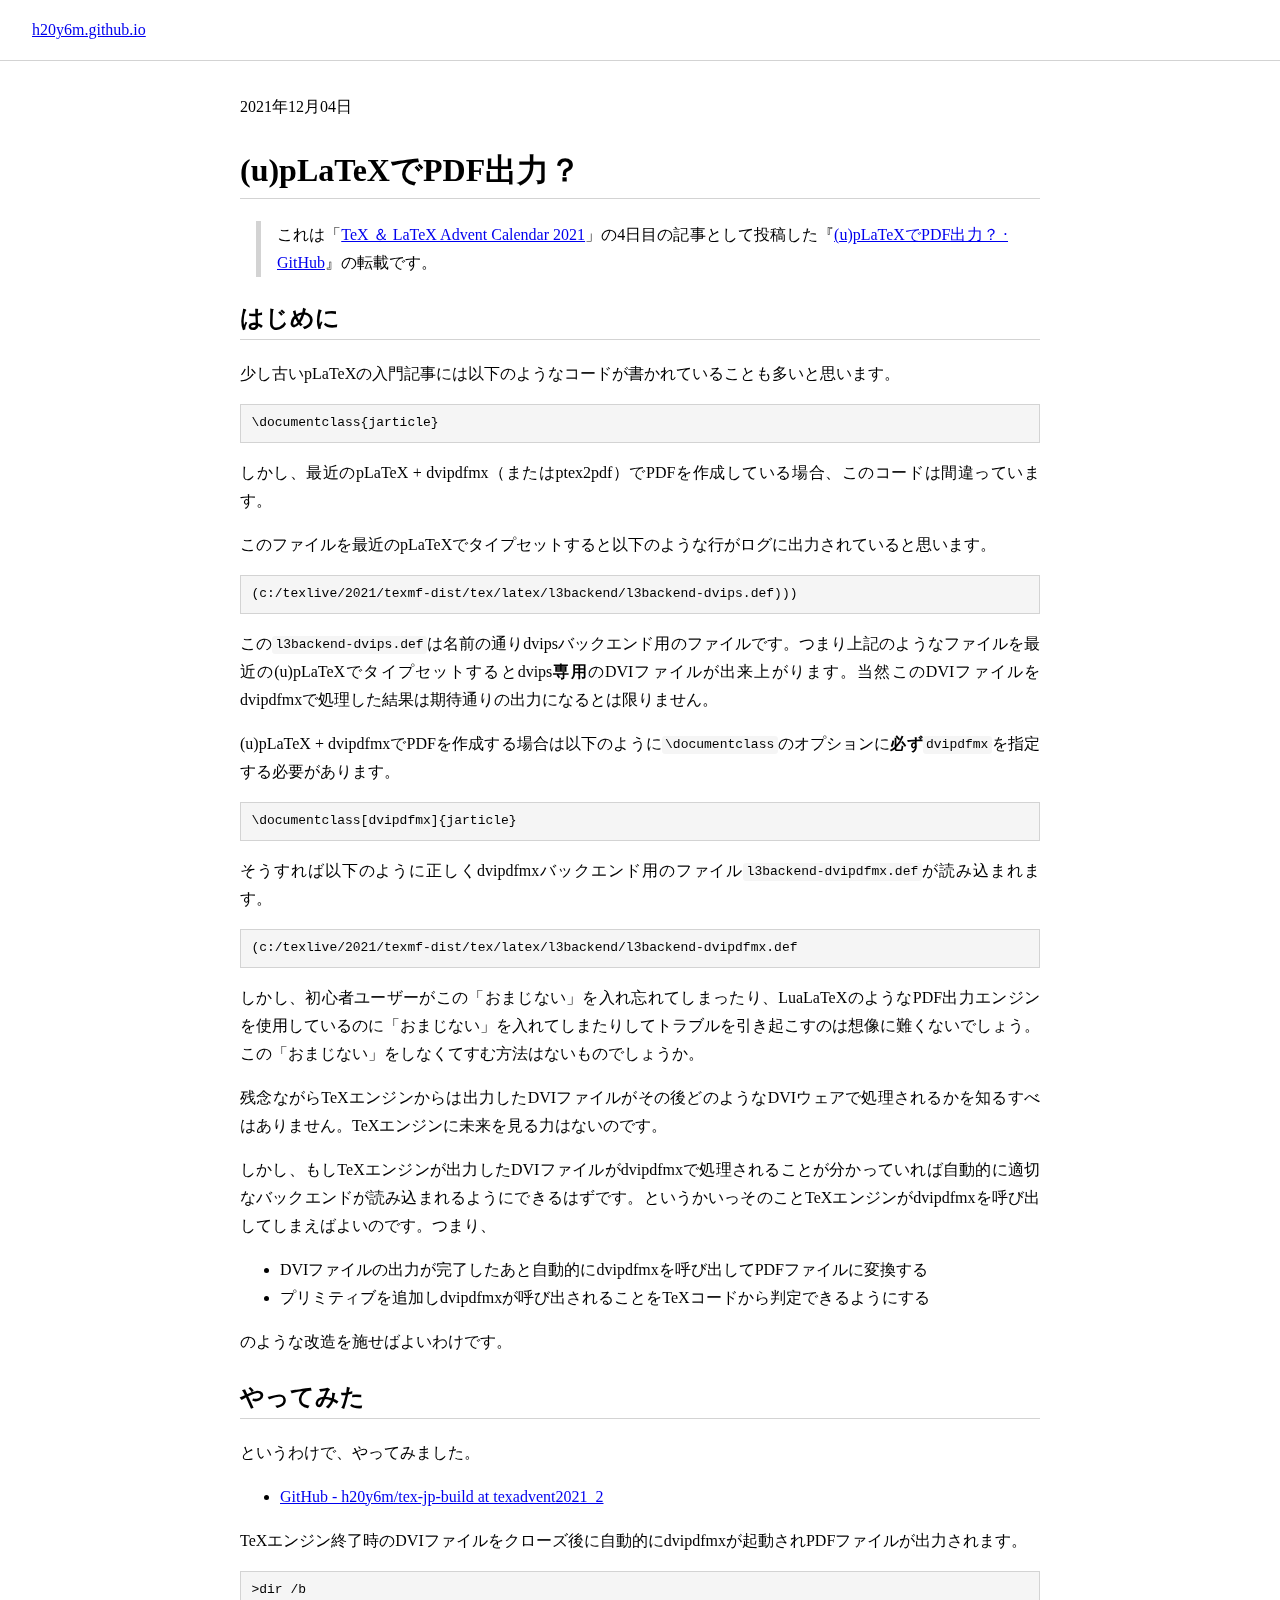
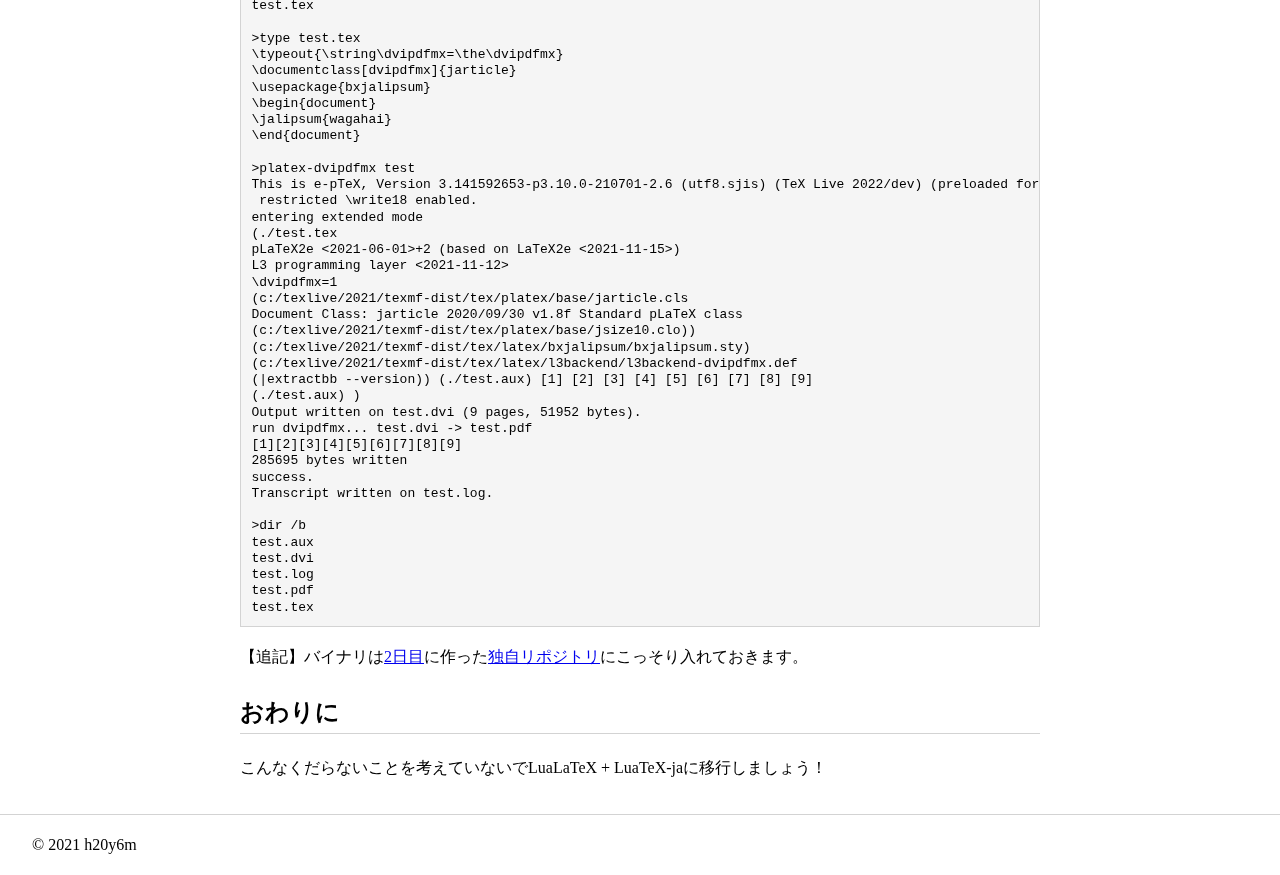
<file: posts/2021-12-04-texadvent2021-2/index.html>
<!DOCTYPE html>
<html lang="ja">

<head>
  <meta charset="UTF-8">
  <title>(u)pLaTeXでPDF出力？ - h20y6m.github.io</title>
  <meta name="description" content="これは「TeX ＆ LaTeX Advent Calendar 2021」の4日目の記事を転載したものです。(u)pLaTeXとdvipdfmxを用いたPDF作成についてと(u)pTeXエンジンの改造ネタです。">
  <meta name="viewport" content="width=device-width">
  <link rel="stylesheet" href="/css/style.css" />
</head>

<body>

<header>
  <p><a href="/">h20y6m.github.io</a></p>
</header>

<main>

<div>
  <p>2021年12月04日</p>
</div>

<h1>(u)pLaTeXでPDF出力？</h1>

<blockquote>
  <p>これは「<a href="https://adventar.org/calendars/6724">TeX ＆ LaTeX Advent Calendar 2021</a>」の4日目の記事として投稿した『<a href="https://gist.github.com/h20y6m/c9b65053c9e694fc5b03c4a72653c18e">(u)pLaTeXでPDF出力？ · GitHub</a>』の転載です。</p>
</blockquote>

<h2>はじめに</h2>

<p>少し古いpLaTeXの入門記事には以下のようなコードが書かれていることも多いと思います。</p>

<pre><code class="language-tex">\documentclass{jarticle}</code></pre>

<p>しかし、最近のpLaTeX + dvipdfmx（またはptex2pdf）でPDFを作成している場合、このコードは間違っています。</p>

<p>このファイルを最近のpLaTeXでタイプセットすると以下のような行がログに出力されていると思います。</p>

<pre><code>(c:/texlive/2021/texmf-dist/tex/latex/l3backend/l3backend-dvips.def)))</code></pre>

<p>この<code>l3backend-dvips.def</code>は名前の通りdvipsバックエンド用のファイルです。つまり上記のようなファイルを最近の(u)pLaTeXでタイプセットするとdvips<strong>専用</strong>のDVIファイルが出来上がります。当然このDVIファイルをdvipdfmxで処理した結果は期待通りの出力になるとは限りません。</p>

<p>(u)pLaTeX + dvipdfmxでPDFを作成する場合は以下のように<code>\documentclass</code>のオプションに<strong>必ず</strong><code>dvipdfmx</code>を指定する必要があります。</p>

<pre><code class="language-tex">\documentclass[dvipdfmx]{jarticle}</code></pre>

<p>そうすれば以下のように正しくdvipdfmxバックエンド用のファイル<code>l3backend-dvipdfmx.def</code>が読み込まれます。</p>

<pre><code>(c:/texlive/2021/texmf-dist/tex/latex/l3backend/l3backend-dvipdfmx.def</code></pre>

<p>しかし、初心者ユーザーがこの「おまじない」を入れ忘れてしまったり、LuaLaTeXのようなPDF出力エンジンを使用しているのに「おまじない」を入れてしまたりしてトラブルを引き起こすのは想像に難くないでしょう。この「おまじない」をしなくてすむ方法はないものでしょうか。</p>

<p>残念ながらTeXエンジンからは出力したDVIファイルがその後どのようなDVIウェアで処理されるかを知るすべはありません。TeXエンジンに未来を見る力はないのです。</p>

<p>しかし、もしTeXエンジンが出力したDVIファイルがdvipdfmxで処理されることが分かっていれば自動的に適切なバックエンドが読み込まれるようにできるはずです。というかいっそのことTeXエンジンがdvipdfmxを呼び出してしまえばよいのです。つまり、</p>

<ul>
  <li>DVIファイルの出力が完了したあと自動的にdvipdfmxを呼び出してPDFファイルに変換する</li>
  <li>プリミティブを追加しdvipdfmxが呼び出されることをTeXコードから判定できるようにする</li>
</ul>

<p>のような改造を施せばよいわけです。</p>

<h2>やってみた</h2>

<p>というわけで、やってみました。</p>

<ul>
  <li><a href="https://github.com/h20y6m/tex-jp-build/tree/texadvent2021_2">GitHub - h20y6m/tex-jp-build at texadvent2021_2</a></li>
</ul>

<p>TeXエンジン終了時のDVIファイルをクローズ後に自動的にdvipdfmxが起動されPDFファイルが出力されます。</p>

<pre><code>&gt;dir /b
test.tex

&gt;type test.tex
\typeout{\string\dvipdfmx=\the\dvipdfmx}
\documentclass[dvipdfmx]{jarticle}
\usepackage{bxjalipsum}
\begin{document}
\jalipsum{wagahai}
\end{document}

&gt;platex-dvipdfmx test
This is e-pTeX, Version 3.141592653-p3.10.0-210701-2.6 (utf8.sjis) (TeX Live 2022/dev) (preloaded format=platex-dvipdfmx)
 restricted \write18 enabled.
entering extended mode
(./test.tex
pLaTeX2e &lt;2021-06-01&gt;+2 (based on LaTeX2e &lt;2021-11-15&gt;)
L3 programming layer &lt;2021-11-12&gt;
\dvipdfmx=1
(c:/texlive/2021/texmf-dist/tex/platex/base/jarticle.cls
Document Class: jarticle 2020/09/30 v1.8f Standard pLaTeX class
(c:/texlive/2021/texmf-dist/tex/platex/base/jsize10.clo))
(c:/texlive/2021/texmf-dist/tex/latex/bxjalipsum/bxjalipsum.sty)
(c:/texlive/2021/texmf-dist/tex/latex/l3backend/l3backend-dvipdfmx.def
(|extractbb --version)) (./test.aux) [1] [2] [3] [4] [5] [6] [7] [8] [9]
(./test.aux) )
Output written on test.dvi (9 pages, 51952 bytes).
run dvipdfmx... test.dvi -&gt; test.pdf
[1][2][3][4][5][6][7][8][9]
285695 bytes written
success.
Transcript written on test.log.

&gt;dir /b
test.aux
test.dvi
test.log
test.pdf
test.tex</code></pre>

<p>【追記】バイナリは<a href="https://gist.github.com/h20y6m/c4cdd4548334060e7d96afe11675faa3">2日目</a>に作った<a href="https://github.com/h20y6m/tlptexbeta">独自リポジトリ</a>にこっそり入れておきます。</p>

<h2>おわりに</h2>

<p>こんなくだらないことを考えていないでLuaLaTeX + LuaTeX-jaに移行しましょう！</p>

</main>

<footer>
  <p>&copy; 2021 h20y6m</p>
</footer>

</body>

</html>
</file>
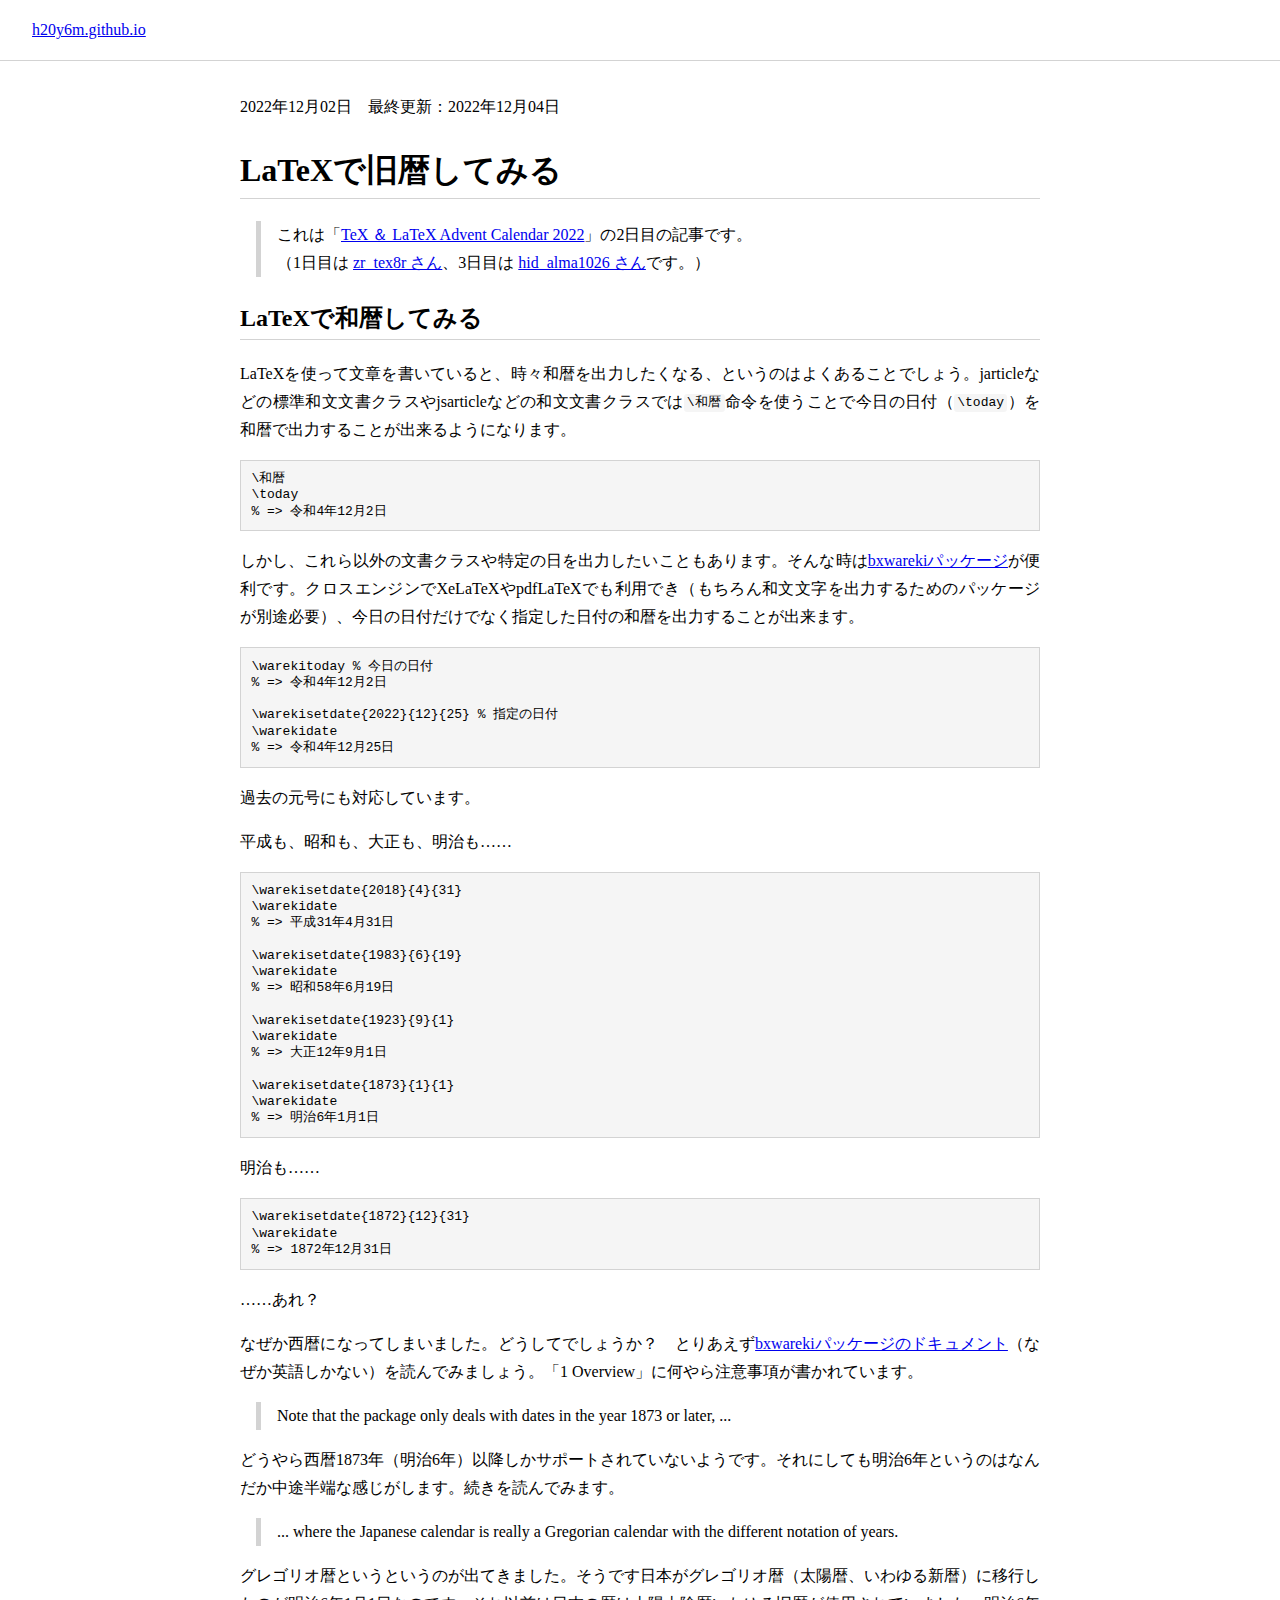
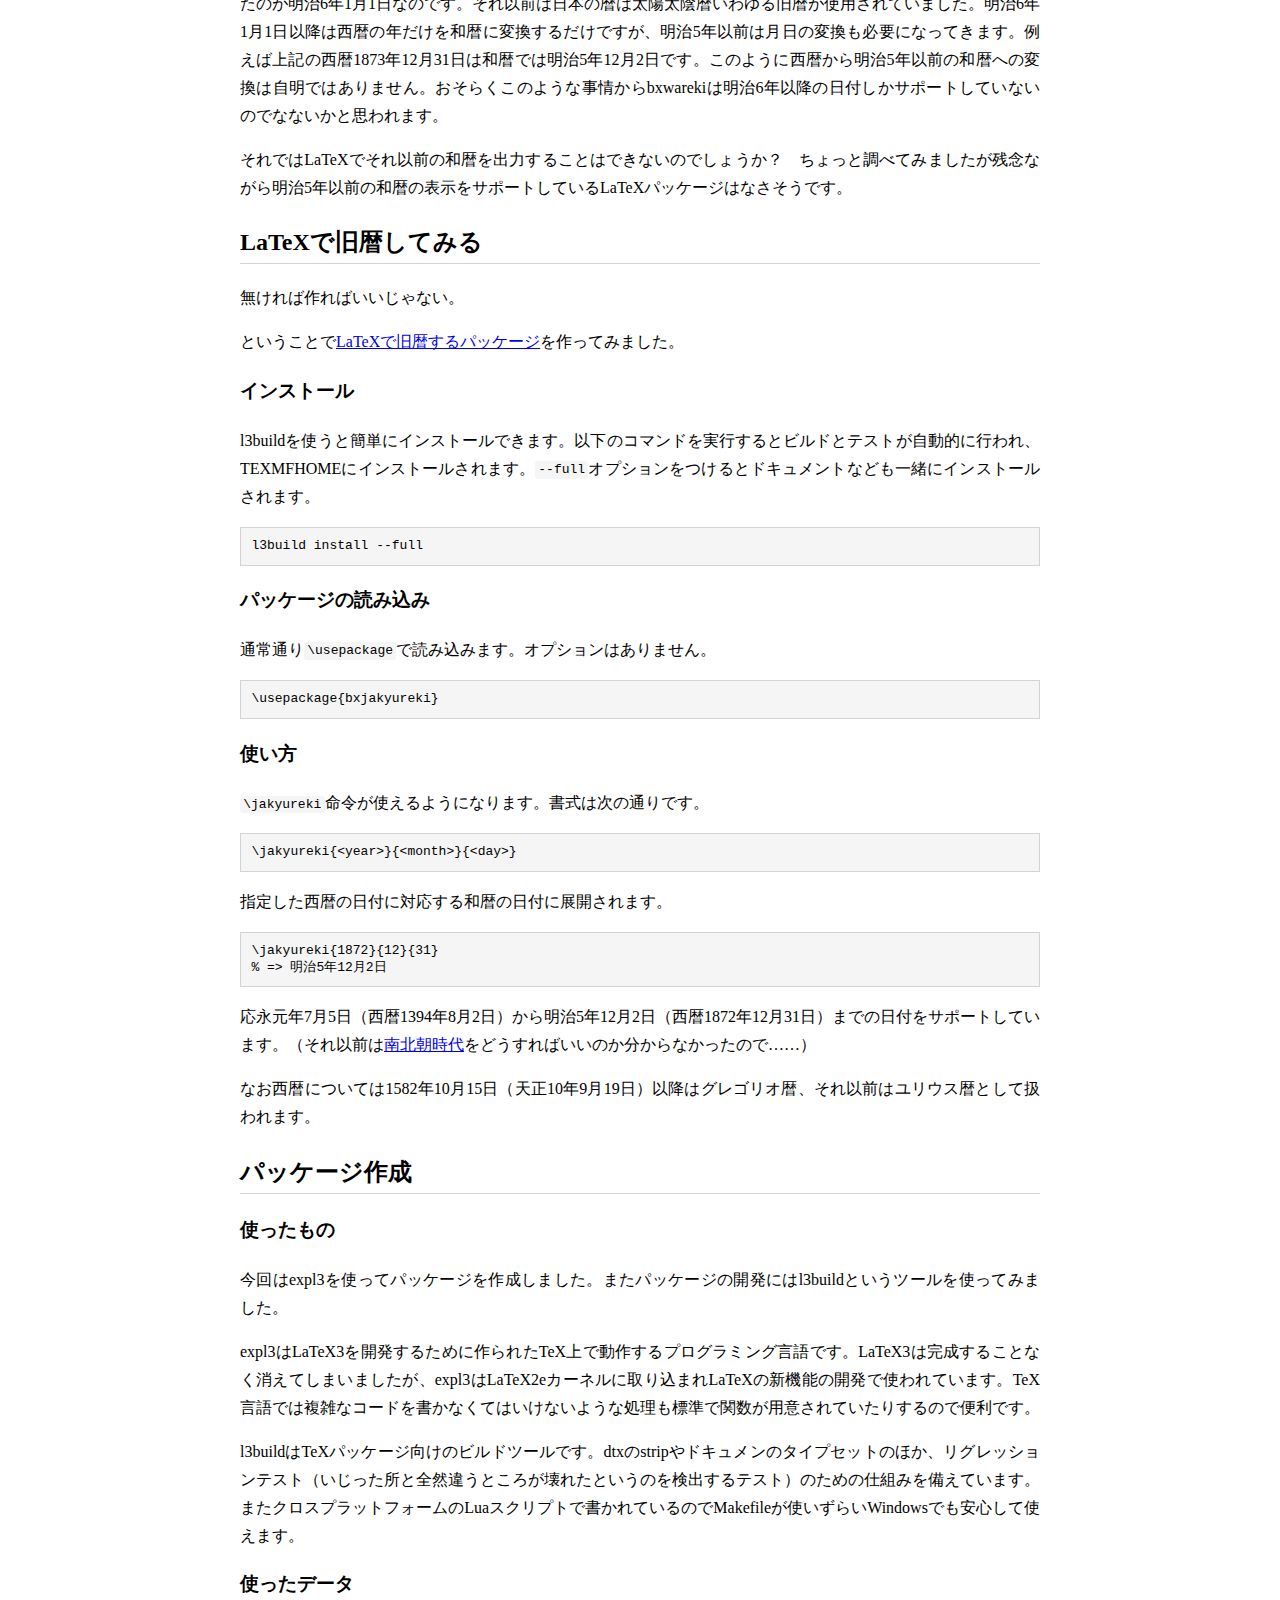
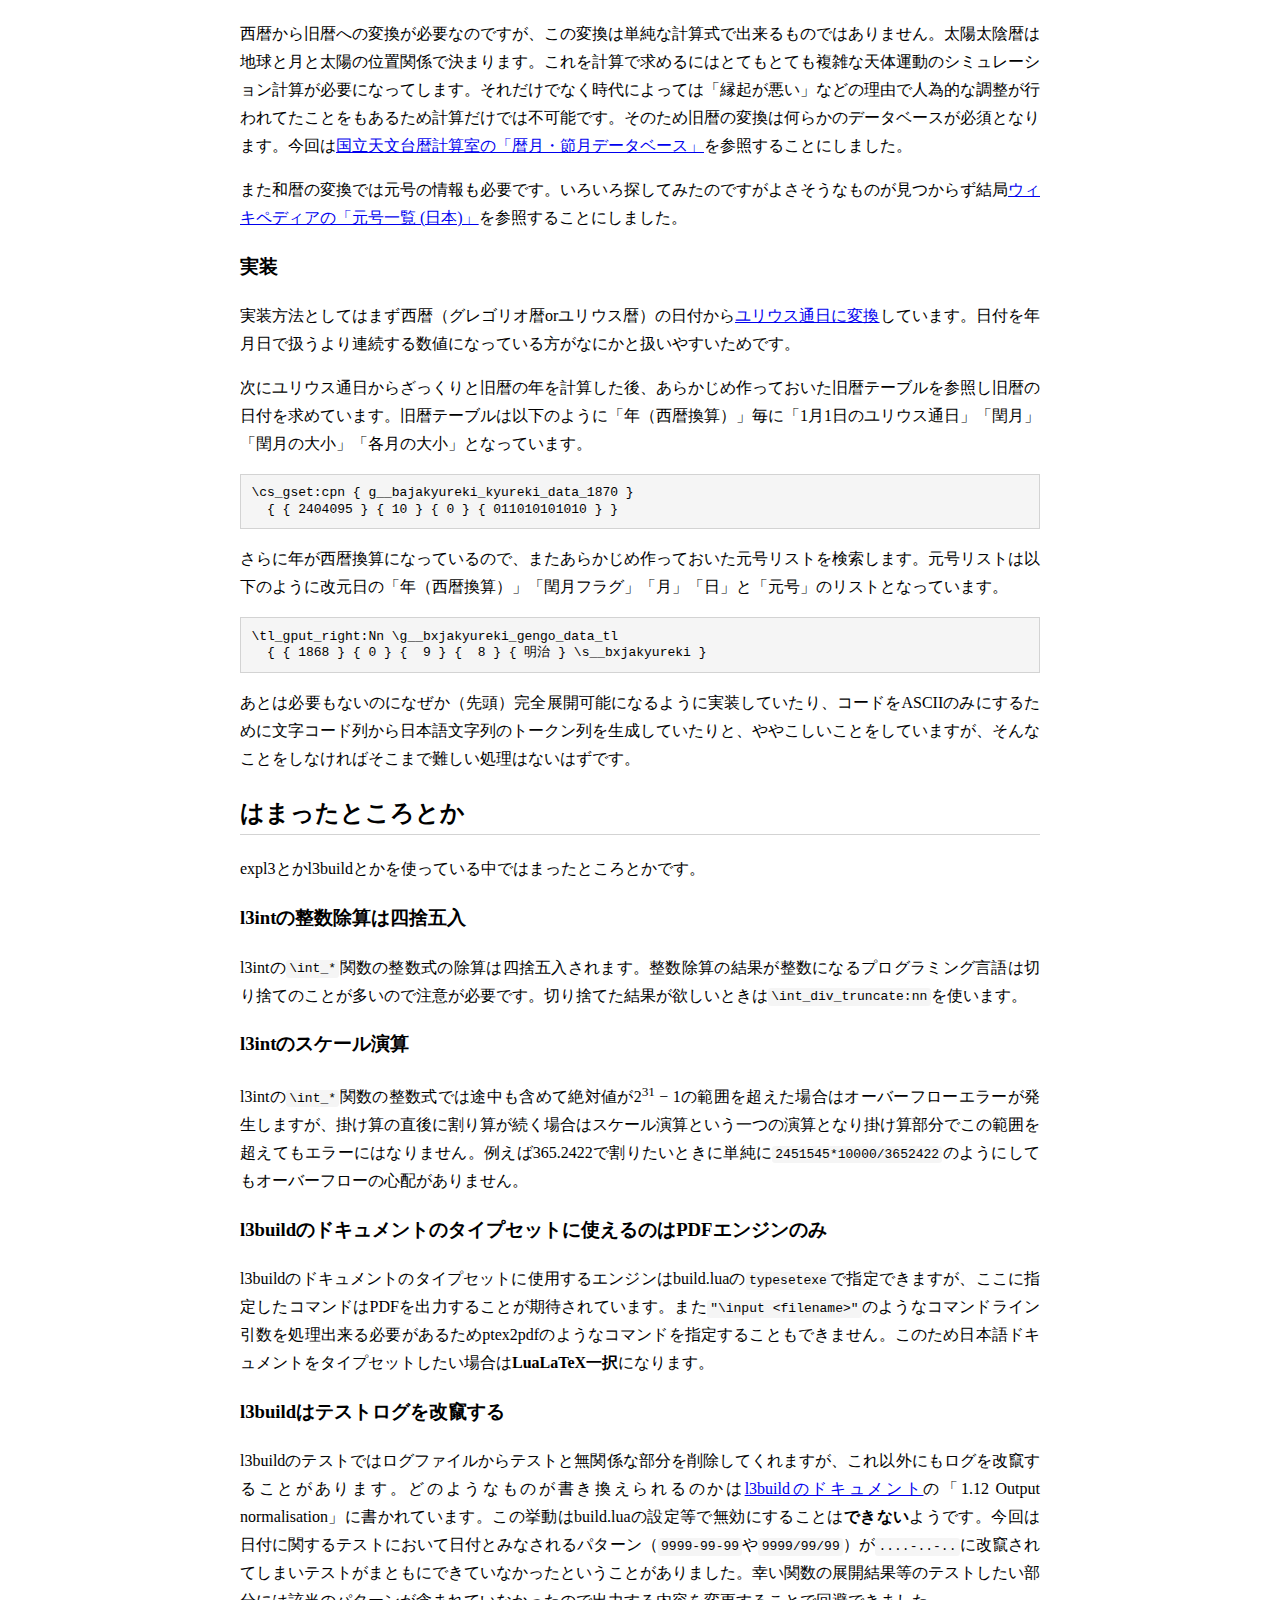
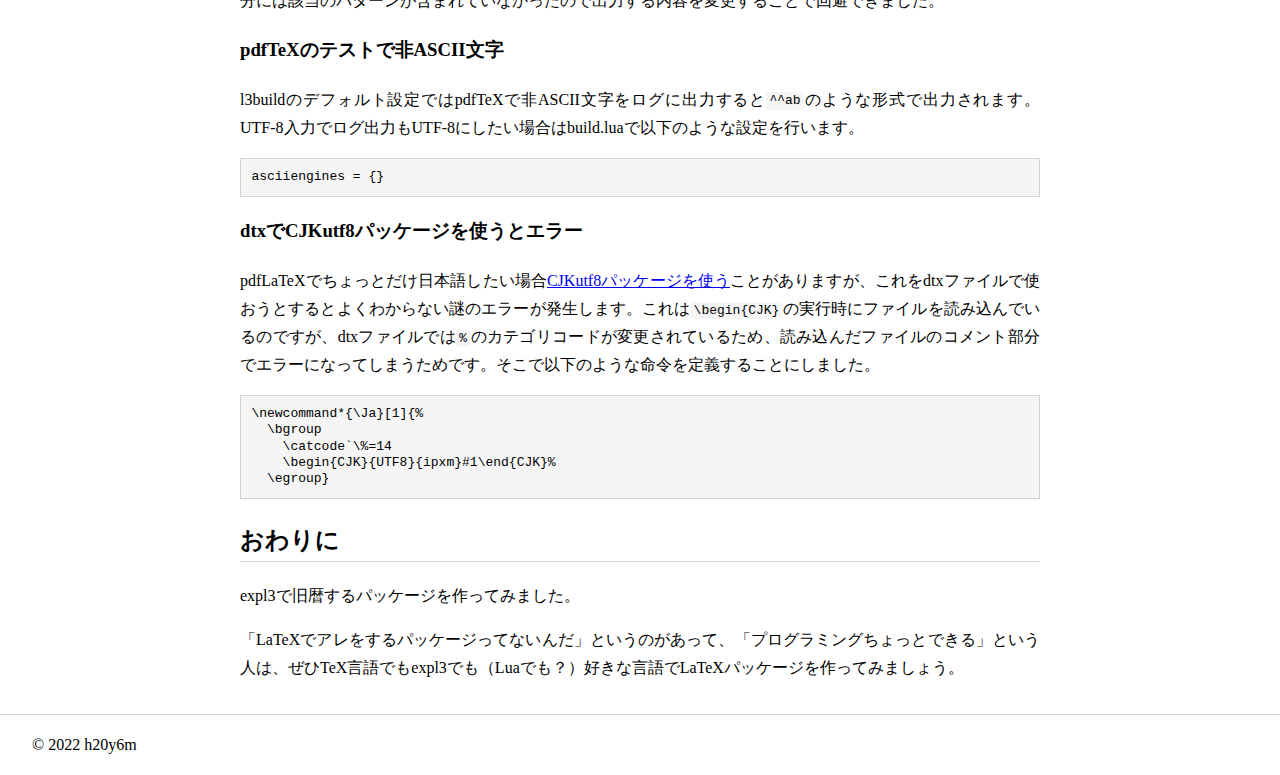
<file: posts/2022-12-02-texadvent2022/index.html>
<!DOCTYPE html>
<html lang="ja">

<head>
  <meta charset="UTF-8">
  <title>LaTeXで旧暦してみる - h20y6m.github.io</title>
  <meta name="description" content="これは「TeX ＆ LaTeX Advent Calendar 2022」の2日目の記事です。この記事ではLaTeXで旧暦を出力するパッケージの作成について紹介します。">
  <meta name="viewport" content="width=device-width">
  <link rel="stylesheet" href="/css/style.css" />
</head>

<body>

<header>
  <p><a href="/">h20y6m.github.io</a></p>
</header>

<main>

<div>
  <p>2022年12月02日　最終更新：2022年12月04日</p>
</div>

<h1>LaTeXで旧暦してみる</h1>

<blockquote>
  <p>これは「<a href="https://adventar.org/calendars/7868">TeX ＆ LaTeX Advent Calendar 2022</a>」の2日目の記事です。<br>（1日目は <a href="https://qiita.com/zr_tex8r/items/0cc96144dd46c212a989" title="TeX言語でドドスコ（ラブ注入）してみた話 - Qiita">zr_tex8r さん</a>、3日目は <a href="https://zenn.dev/hidaruma/scraps/627cb975b9a677" title="TeX by Topic by Comic challenge">hid_alma1026 さん</a>です。）</p>
</blockquote>

<h2>LaTeXで和暦してみる</h2>

<p>LaTeXを使って文章を書いていると、時々和暦を出力したくなる、というのはよくあることでしょう。jarticleなどの標準和文文書クラスやjsarticleなどの和文文書クラスでは<code>\和暦</code>命令を使うことで今日の日付（<code>\today</code>）を和暦で出力することが出来るようになります。</p>

<pre><code class="language-tex">\和暦
\today
% =&gt; 令和4年12月2日</code></pre>

<p>しかし、これら以外の文書クラスや特定の日を出力したいこともあります。そんな時は<a href="https://www.ctan.org/pkg/bxwareki">bxwarekiパッケージ</a>が便利です。クロスエンジンでXeLaTeXやpdfLaTeXでも利用でき（もちろん和文文字を出力するためのパッケージが別途必要）、今日の日付だけでなく指定した日付の和暦を出力することが出来ます。</p>

<pre><code class="language-tex">\warekitoday % 今日の日付
% =&gt; 令和4年12月2日

\warekisetdate{2022}{12}{25} % 指定の日付
\warekidate
% =&gt; 令和4年12月25日</code></pre>

<p>過去の元号にも対応しています。</p>

<p>平成も、昭和も、大正も、明治も……</p>

<pre><code class="language-tex">\warekisetdate{2018}{4}{31}
\warekidate
% =&gt; 平成31年4月31日

\warekisetdate{1983}{6}{19}
\warekidate
% =&gt; 昭和58年6月19日

\warekisetdate{1923}{9}{1}
\warekidate
% =&gt; 大正12年9月1日

\warekisetdate{1873}{1}{1}
\warekidate
% =&gt; 明治6年1月1日</code></pre>

<p>明治も……</p>

<pre><code class="language-tex">\warekisetdate{1872}{12}{31}
\warekidate
% =&gt; 1872年12月31日</code></pre>

<p>……あれ？</p>

<p>なぜか西暦になってしまいました。どうしてでしょうか？　とりあえず<a href="http://mirrors.ctan.org/language/japanese/BX/bxwareki/bxwareki.pdf">bxwarekiパッケージのドキュメント</a>（なぜか英語しかない）を読んでみましょう。「<span lang="en">1 Overview</span>」に何やら注意事項が書かれています。</p>

<blockquote>
  <p lang="en">Note that the package only deals with dates in the year 1873 or later, ...</p>
</blockquote>

<p>どうやら西暦1873年（明治6年）以降しかサポートされていないようです。それにしても明治6年というのはなんだか中途半端な感じがします。続きを読んでみます。</p>

<blockquote>
  <p lang="en">... where the Japanese calendar is really a Gregorian calendar with the different notation of years.</p>
</blockquote>

<p>グレゴリオ暦というというのが出てきました。そうです日本がグレゴリオ暦（太陽暦、いわゆる新暦）に移行したのが明治6年1月1日なのです。それ以前は日本の暦は太陽太陰暦いわゆる旧暦が使用されていました。明治6年1月1日以降は西暦の年だけを和暦に変換するだけですが、明治5年以前は月日の変換も必要になってきます。例えば上記の西暦1873年12月31日は和暦では明治5年12月2日です。このように西暦から明治5年以前の和暦への変換は自明ではありません。おそらくこのような事情からbxwarekiは明治6年以降の日付しかサポートしていないのでなないかと思われます。</p>

<p>それではLaTeXでそれ以前の和暦を出力することはできないのでしょうか？　ちょっと調べてみましたが残念ながら明治5年以前の和暦の表示をサポートしているLaTeXパッケージはなさそうです。</p>

<h2>LaTeXで旧暦してみる</h2>

<p>無ければ作ればいいじゃない。</p>

<p>ということで<a href="https://github.com/h20y6m/BXjakyureki">LaTeXで旧暦するパッケージ</a>を作ってみました。</p>

<h3>インストール</h3>

<p>l3buildを使うと簡単にインストールできます。以下のコマンドを実行するとビルドとテストが自動的に行われ、TEXMFHOMEにインストールされます。<code>--full</code>オプションをつけるとドキュメントなども一緒にインストールされます。</p>

<pre><code>l3build install --full</code></pre>

<h3>パッケージの読み込み</h3>

<p>通常通り<code>\usepackage</code>で読み込みます。オプションはありません。</p>

<pre><code class="language-tex">\usepackage{bxjakyureki}</code></pre>

<h3>使い方</h3>

<p><code>\jakyureki</code>命令が使えるようになります。書式は次の通りです。</p>

<pre><code class="language-tex">\jakyureki{&lt;year&gt;}{&lt;month&gt;}{&lt;day&gt;}</code></pre>

<p>指定した西暦の日付に対応する和暦の日付に展開されます。</p>

<pre><code class="language-tex">\jakyureki{1872}{12}{31}
% =&gt; 明治5年12月2日</code></pre>

<p>応永元年7月5日（西暦1394年8月2日）から明治5年12月2日（西暦1872年12月31日）までの日付をサポートしています。（それ以前は<a href="https://ja.wikipedia.org/wiki/%E5%8D%97%E5%8C%97%E6%9C%9D%E6%99%82%E4%BB%A3_(%E6%97%A5%E6%9C%AC)">南北朝時代</a>をどうすればいいのか分からなかったので……）</p>

<p>なお西暦については1582年10月15日（天正10年9月19日）以降はグレゴリオ暦、それ以前はユリウス暦として扱われます。</p>

<h2>パッケージ作成</h2>

<h3>使ったもの</h3>

<p>今回はexpl3を使ってパッケージを作成しました。またパッケージの開発にはl3buildというツールを使ってみました。</p>

<p>expl3はLaTeX3を開発するために作られたTeX上で動作するプログラミング言語です。LaTeX3は完成することなく消えてしまいましたが、expl3はLaTeX2eカーネルに取り込まれLaTeXの新機能の開発で使われています。TeX言語では複雑なコードを書かなくてはいけないような処理も標準で関数が用意されていたりするので便利です。</p>

<p>l3buildはTeXパッケージ向けのビルドツールです。dtxのstripやドキュメンのタイプセットのほか、リグレッションテスト（いじった所と全然違うところが壊れたというのを検出するテスト）のための仕組みを備えています。またクロスプラットフォームのLuaスクリプトで書かれているのでMakefileが使いずらいWindowsでも安心して使えます。</p>

<h3>使ったデータ</h3>

<p>西暦から旧暦への変換が必要なのですが、この変換は単純な計算式で出来るものではありません。太陽太陰暦は地球と月と太陽の位置関係で決まります。これを計算で求めるにはとてもとても複雑な天体運動のシミュレーション計算が必要になってします。それだけでなく時代によっては「縁起が悪い」などの理由で人為的な調整が行われてたことをもあるため計算だけでは不可能です。そのため旧暦の変換は何らかのデータベースが必須となります。今回は<a href="https://eco.mtk.nao.ac.jp/cgi-bin/koyomi/caldb_s.cgi">国立天文台暦計算室の「暦月・節月データベース」</a>を参照することにしました。</p>

<p>また和暦の変換では元号の情報も必要です。いろいろ探してみたのですがよさそうなものが見つからず結局<a href="https://ja.wikipedia.org/wiki/%E5%85%83%E5%8F%B7%E4%B8%80%E8%A6%A7_(%E6%97%A5%E6%9C%AC)">ウィキペディアの「元号一覧 (日本)」</a>を参照することにしました。</p>

<h3>実装</h3>

<p>実装方法としてはまず西暦（グレゴリオ暦orユリウス暦）の日付から<a href="https://en.wikipedia.org/wiki/Julian_day#Julian_day_number_calculation">ユリウス通日に変換</a>しています。日付を年月日で扱うより連続する数値になっている方がなにかと扱いやすいためです。</p>

<p>次にユリウス通日からざっくりと旧暦の年を計算した後、あらかじめ作っておいた旧暦テーブルを参照し旧暦の日付を求めています。旧暦テーブルは以下のように「年（西暦換算）」毎に「1月1日のユリウス通日」「閏月」「閏月の大小」「各月の大小」となっています。</p>

<pre><code class="language-tex">\cs_gset:cpn { g__bajakyureki_kyureki_data_1870 }
  { { 2404095 } { 10 } { 0 } { 011010101010 } }</code></pre>

<p>さらに年が西暦換算になっているので、またあらかじめ作っておいた元号リストを検索します。元号リストは以下のように改元日の「年（西暦換算）」「閏月フラグ」「月」「日」と「元号」のリストとなっています。</p>

<pre><code class="language-tex">\tl_gput_right:Nn \g__bxjakyureki_gengo_data_tl
  { { 1868 } { 0 } {  9 } {  8 } { 明治 } \s__bxjakyureki }</code></pre>

<p>あとは必要もないのになぜか（先頭）完全展開可能になるように実装していたり、コードをASCIIのみにするために文字コード列から日本語文字列のトークン列を生成していたりと、ややこしいことをしていますが、そんなことをしなければそこまで難しい処理はないはずです。</p>

<h2>はまったところとか</h2>

<p>expl3とかl3buildとかを使っている中ではまったところとかです。</p>

<h3>l3intの整数除算は四捨五入</h3>

<p>l3intの<code>\int_*</code>関数の整数式の除算は四捨五入されます。整数除算の結果が整数になるプログラミング言語は切り捨てのことが多いので注意が必要です。切り捨てた結果が欲しいときは<code>\int_div_truncate:nn</code>を使います。</p>

<h3>l3intのスケール演算</h3>

<p>l3intの<code>\int_*</code>関数の整数式では途中も含めて絶対値が<span class="math">2<sup>31</sup> &minus; 1</span>の範囲を超えた場合はオーバーフローエラーが発生しますが、掛け算の直後に割り算が続く場合はスケール演算という一つの演算となり掛け算部分でこの範囲を超えてもエラーにはなりません。例えば365.2422で割りたいときに単純に<code>2451545*10000/3652422</code>のようにしてもオーバーフローの心配がありません。</p>

<h3>l3buildのドキュメントのタイプセットに使えるのはPDFエンジンのみ</h3>

<p>l3buildのドキュメントのタイプセットに使用するエンジンはbuild.luaの<code>typesetexe</code>で指定できますが、ここに指定したコマンドはPDFを出力することが期待されています。また<code>"\input &lt;filename&gt;"</code>のようなコマンドライン引数を処理出来る必要があるためptex2pdfのようなコマンドを指定することもできません。このため日本語ドキュメントをタイプセットしたい場合は<strong>LuaLaTeX一択</strong>になります。</p>

<h3>l3buildはテストログを改竄する</h3>

<p>l3buildのテストではログファイルからテストと無関係な部分を削除してくれますが、これ以外にもログを改竄することがあります。どのようなものが書き換えられるのかは<a href="http://mirrors.ctan.org/macros/latex/contrib/l3build/l3build.pdf">l3buildのドキュメント</a>の「<span lang="en">1.12 Output normalisation</span>」に書かれています。この挙動はbuild.luaの設定等で無効にすることは<strong>できない</strong>ようです。今回は日付に関するテストにおいて日付とみなされるパターン（<code>9999-99-99</code>や<code>9999/99/99</code>）が<code>....-..-..</code>に改竄されてしまいテストがまともにできていなかったということがありました。幸い関数の展開結果等のテストしたい部分には該当のパターンが含まれていなかったので出力する内容を変更することで回避できました。</p>

<h3>pdfTeXのテストで非ASCII文字</h3>

<p>l3buildのデフォルト設定ではpdfTeXで非ASCII文字をログに出力すると<code>^^ab</code>のような形式で出力されます。UTF-8入力でログ出力もUTF-8にしたい場合はbuild.luaで以下のような設定を行います。</p>

<pre><code>asciiengines = {}</code></pre>

<h3>dtxでCJKutf8パッケージを使うとエラー</h3>

<p>pdfLaTeXでちょっとだけ日本語したい場合<a href="https://qiita.com/zr_tex8r/items/cdaac1500718eb9fa330">CJKutf8パッケージを使う</a>ことがありますが、これをdtxファイルで使おうとするとよくわからない謎のエラーが発生します。これは<code>\begin{CJK}</code>の実行時にファイルを読み込んでいるのですが、dtxファイルでは<code>%</code>のカテゴリコードが変更されているため、読み込んだファイルのコメント部分でエラーになってしまうためです。そこで以下のような命令を定義することにしました。</p>

<pre><code class="language-tex">\newcommand*{\Ja}[1]{%
  \bgroup
    \catcode`\%=14
    \begin{CJK}{UTF8}{ipxm}#1\end{CJK}%
  \egroup}</code></pre>

<h2>おわりに</h2>

<p>expl3で旧暦するパッケージを作ってみました。</p>

<p>「LaTeXでアレをするパッケージってないんだ」というのがあって、「プログラミングちょっとできる」という人は、ぜひTeX言語でもexpl3でも（Luaでも？）好きな言語でLaTeXパッケージを作ってみましょう。</p>

</main>

<footer>
  <p>&copy; 2022 h20y6m</p>
</footer>

</body>

</html>
</file>
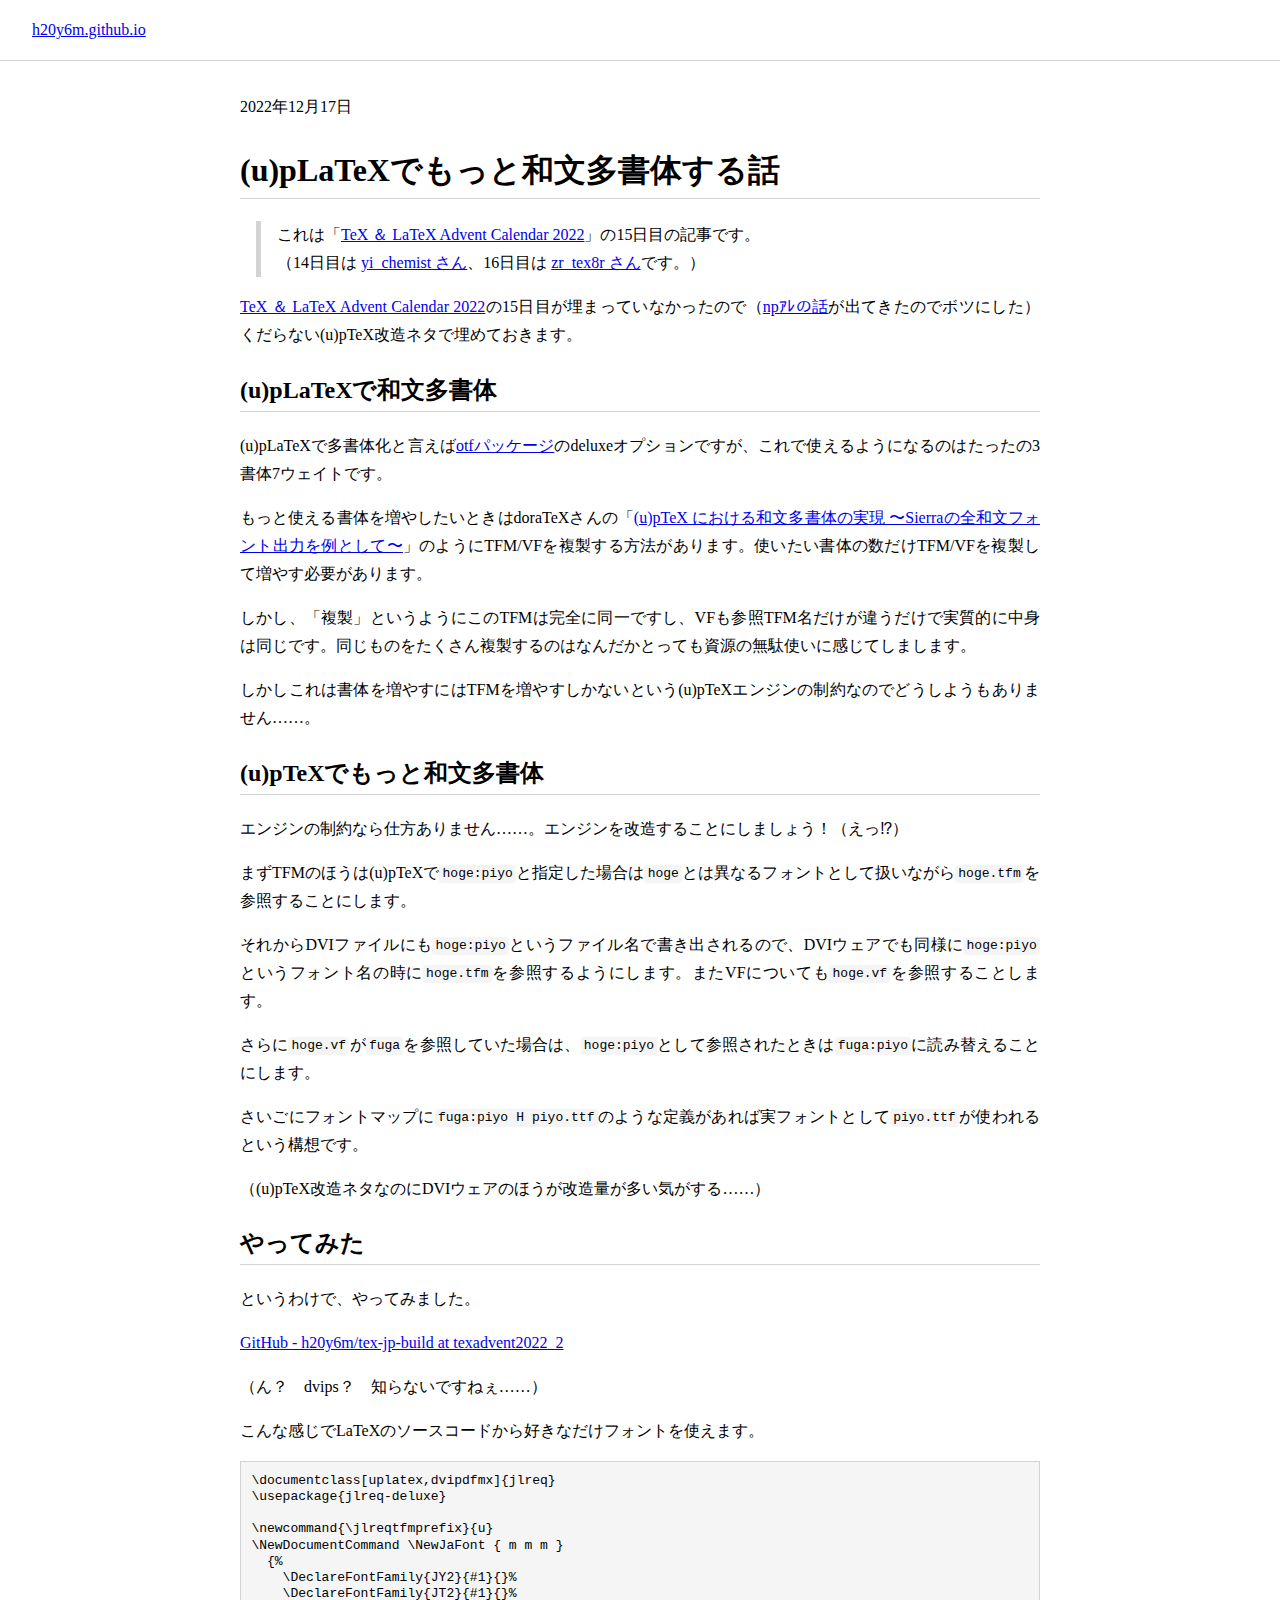
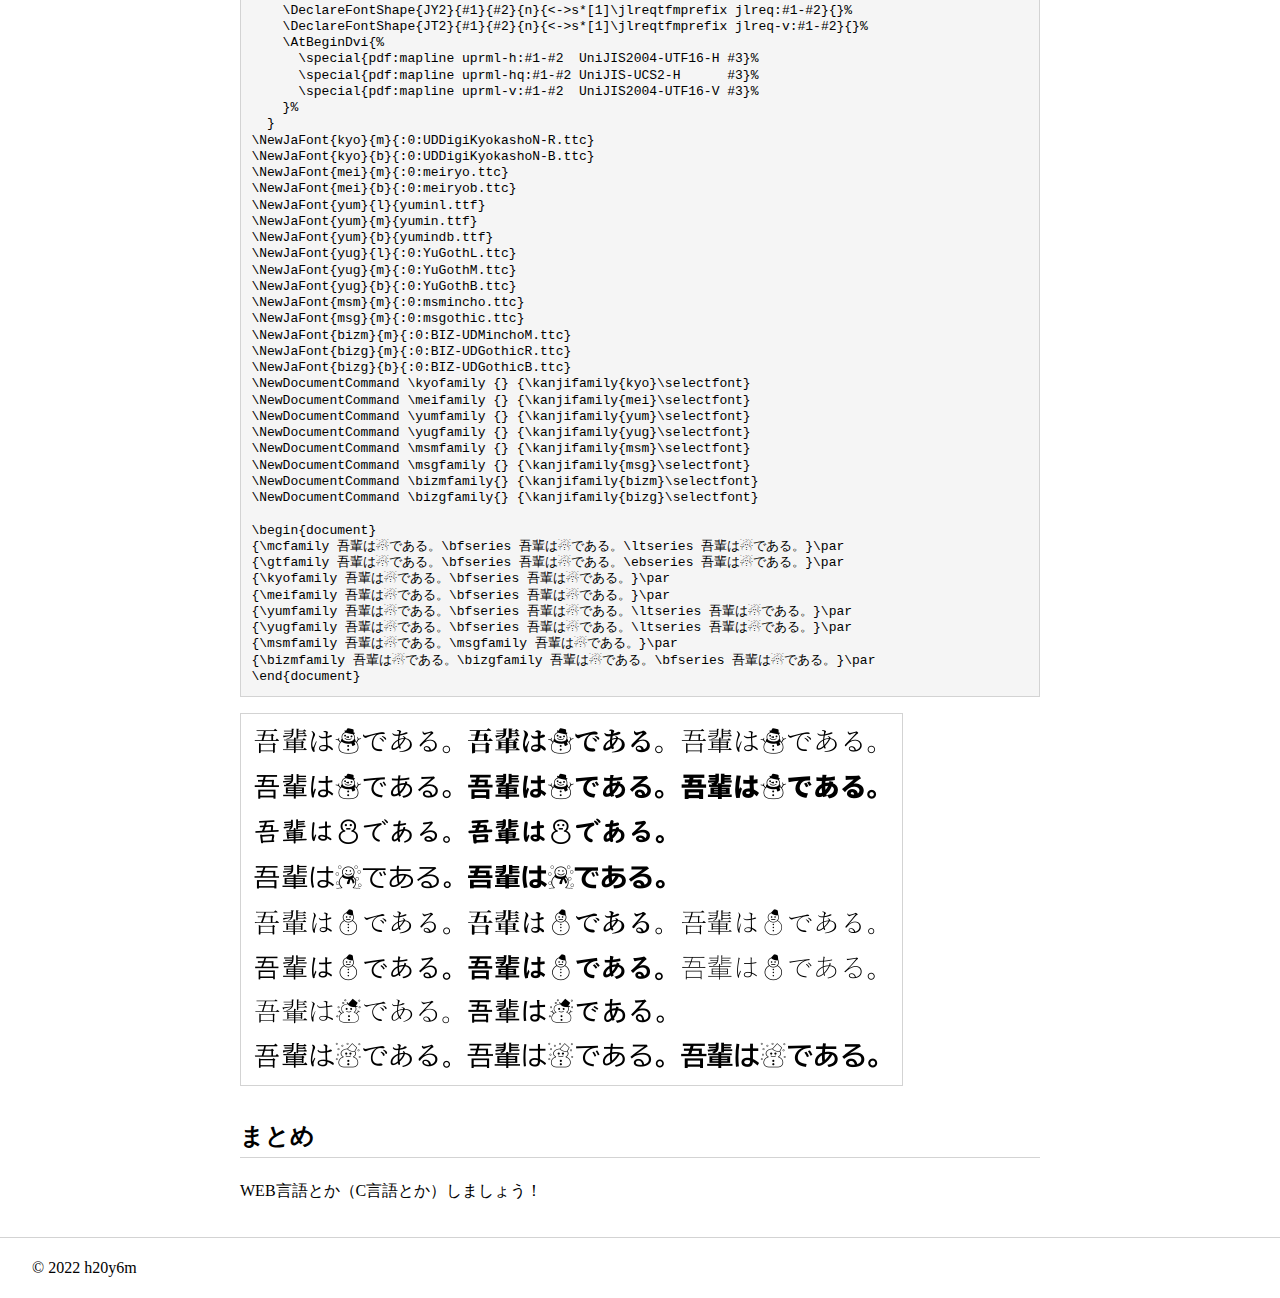
<file: posts/2022-12-17-texadvent2022-2/index.html>
<!DOCTYPE html>
<html lang="ja">

<head>
  <meta charset="UTF-8">
  <title>(u)pLaTeXでもっと和文多書体する話 - h20y6m.github.io</title>
  <meta name="description" content="これは「TeX ＆ LaTeX Advent Calendar 2022」の15日目の記事です。この記事では(u)pTeXエンジンを改造して(u)pLaTeXでたくさん和文書体を使えるようにしてみます。">
  <meta name="viewport" content="width=device-width">
  <link rel="stylesheet" href="/css/style.css" />
</head>

<body>

<header>
  <p><a href="/">h20y6m.github.io</a></p>
</header>

<main>

<div>
  <p>2022年12月17日</p>
</div>

<h1>(u)pLaTeXでもっと和文多書体する話</h1>

<blockquote>
  <p>これは「<a href="https://adventar.org/calendars/7868">TeX ＆ LaTeX Advent Calendar 2022</a>」の15日目の記事です。<br>（14日目は <a href="https://qiita.com/yi_chemist/items/c4f5f8cc32e5b802a091" title="Markdown中の下付き文字をPandocでWord/LaTeX出力する際にLuaフィルターで処理してみる - Qiita">yi_chemist さん</a>、16日目は <a href="https://twitter.com/zr_tex8r/status/1603520887730290688" title="ZR🙃的TeXまめちしき / Twitter">zr_tex8r さん</a>です。）</p>
</blockquote>

<p><a href="https://adventar.org/calendars/7868">TeX ＆ LaTeX Advent Calendar 2022</a>の15日目が埋まっていなかったので（<a href="https://github.com/texjporg/tex-jp-build/issues/150" title="[npTeX] 欧文トークンに似せたCJKトークン · Issue #150 · texjporg/tex-jp-build · GitHub">npｱﾚの話</a>が出てきたのでボツにした）くだらない(u)pTeX改造ネタで埋めておきます。</p>

<h2>(u)pLaTeXで和文多書体</h2>

<p>(u)pLaTeXで多書体化と言えば<a href="https://www.ctan.org/pkg/japanese-otf">otfパッケージ</a>のdeluxeオプションですが、これで使えるようになるのはたったの3書体7ウェイトです。</p>

<p>もっと使える書体を増やしたいときはdoraTeXさんの「<a href="https://doratex.hatenablog.jp/entry/20161206/1480950097">(u)pTeX における和文多書体の実現 〜Sierraの全和文フォント出力を例として〜</a>」のようにTFM/VFを複製する方法があります。使いたい書体の数だけTFM/VFを複製して増やす必要があります。</p>

<p>しかし、「複製」というようにこのTFMは完全に同一ですし、VFも参照TFM名だけが違うだけで実質的に中身は同じです。同じものをたくさん複製するのはなんだかとっても資源の無駄使いに感じてしまします。</p>

<p>しかしこれは書体を増やすにはTFMを増やすしかないという(u)pTeXエンジンの制約なのでどうしようもありません……。</p>

<h2>(u)pTeXでもっと和文多書体</h2>

<p>エンジンの制約なら仕方ありません……。エンジンを改造することにしましょう！（えっ⁉）</p>

<p>まずTFMのほうは(u)pTeXで<code>hoge:piyo</code>と指定した場合は<code>hoge</code>とは異なるフォントとして扱いながら<code>hoge.tfm</code>を参照することにします。</p>

<p>それからDVIファイルにも<code>hoge:piyo</code>というファイル名で書き出されるので、DVIウェアでも同様に<code>hoge:piyo</code>というフォント名の時に<code>hoge.tfm</code>を参照するようにします。またVFについても<code>hoge.vf</code>を参照することします。</p>

<p>さらに<code>hoge.vf</code>が<code>fuga</code>を参照していた場合は、<code>hoge:piyo</code>として参照されたときは<code>fuga:piyo</code>に読み替えることにします。</p>

<p>さいごにフォントマップに<code>fuga:piyo H piyo.ttf</code>のような定義があれば実フォントとして<code>piyo.ttf</code>が使われるという構想です。</p>

<p>（(u)pTeX改造ネタなのにDVIウェアのほうが改造量が多い気がする……）</p>

<h2>やってみた</h2>

<p>というわけで、やってみました。</p>

<p><a href="https://github.com/h20y6m/tex-jp-build/tree/texadvent2022_2">GitHub - h20y6m/tex-jp-build at texadvent2022_2</a></p>

<p>（ん？　dvips？　知らないですねぇ……）</p>

<p>こんな感じでLaTeXのソースコードから好きなだけフォントを使えます。</p>

<pre><code class="language-tex">\documentclass[uplatex,dvipdfmx]{jlreq}
\usepackage{jlreq-deluxe}

\newcommand{\jlreqtfmprefix}{u}
\NewDocumentCommand \NewJaFont { m m m }
  {%
    \DeclareFontFamily{JY2}{#1}{}%
    \DeclareFontFamily{JT2}{#1}{}%
    \DeclareFontShape{JY2}{#1}{#2}{n}{&lt;-&gt;s*[1]\jlreqtfmprefix jlreq:#1-#2}{}%
    \DeclareFontShape{JT2}{#1}{#2}{n}{&lt;-&gt;s*[1]\jlreqtfmprefix jlreq-v:#1-#2}{}%
    \AtBeginDvi{%
      \special{pdf:mapline uprml-h:#1-#2  UniJIS2004-UTF16-H #3}%
      \special{pdf:mapline uprml-hq:#1-#2 UniJIS-UCS2-H      #3}%
      \special{pdf:mapline uprml-v:#1-#2  UniJIS2004-UTF16-V #3}%
    }%
  }
\NewJaFont{kyo}{m}{:0:UDDigiKyokashoN-R.ttc}
\NewJaFont{kyo}{b}{:0:UDDigiKyokashoN-B.ttc}
\NewJaFont{mei}{m}{:0:meiryo.ttc}
\NewJaFont{mei}{b}{:0:meiryob.ttc}
\NewJaFont{yum}{l}{yuminl.ttf}
\NewJaFont{yum}{m}{yumin.ttf}
\NewJaFont{yum}{b}{yumindb.ttf}
\NewJaFont{yug}{l}{:0:YuGothL.ttc}
\NewJaFont{yug}{m}{:0:YuGothM.ttc}
\NewJaFont{yug}{b}{:0:YuGothB.ttc}
\NewJaFont{msm}{m}{:0:msmincho.ttc}
\NewJaFont{msg}{m}{:0:msgothic.ttc}
\NewJaFont{bizm}{m}{:0:BIZ-UDMinchoM.ttc}
\NewJaFont{bizg}{m}{:0:BIZ-UDGothicR.ttc}
\NewJaFont{bizg}{b}{:0:BIZ-UDGothicB.ttc}
\NewDocumentCommand \kyofamily {} {\kanjifamily{kyo}\selectfont}
\NewDocumentCommand \meifamily {} {\kanjifamily{mei}\selectfont}
\NewDocumentCommand \yumfamily {} {\kanjifamily{yum}\selectfont}
\NewDocumentCommand \yugfamily {} {\kanjifamily{yug}\selectfont}
\NewDocumentCommand \msmfamily {} {\kanjifamily{msm}\selectfont}
\NewDocumentCommand \msgfamily {} {\kanjifamily{msg}\selectfont}
\NewDocumentCommand \bizmfamily{} {\kanjifamily{bizm}\selectfont}
\NewDocumentCommand \bizgfamily{} {\kanjifamily{bizg}\selectfont}

\begin{document}
{\mcfamily 吾輩は☃である。\bfseries 吾輩は☃である。\ltseries 吾輩は☃である。}\par
{\gtfamily 吾輩は☃である。\bfseries 吾輩は☃である。\ebseries 吾輩は☃である。}\par
{\kyofamily 吾輩は☃である。\bfseries 吾輩は☃である。}\par
{\meifamily 吾輩は☃である。\bfseries 吾輩は☃である。}\par
{\yumfamily 吾輩は☃である。\bfseries 吾輩は☃である。\ltseries 吾輩は☃である。}\par
{\yugfamily 吾輩は☃である。\bfseries 吾輩は☃である。\ltseries 吾輩は☃である。}\par
{\msmfamily 吾輩は☃である。\msgfamily 吾輩は☃である。}\par
{\bizmfamily 吾輩は☃である。\bizgfamily 吾輩は☃である。\bfseries 吾輩は☃である。}\par
\end{document}</code></pre>

<p><img alt="出力サンプル" src="image.png"></p>

<h2>まとめ</h2>

<p>WEB言語とか（C言語とか）しましょう！</p>

</main>

<footer>
  <p>&copy; 2022 h20y6m</p>
</footer>

</body>

</html>
</file>
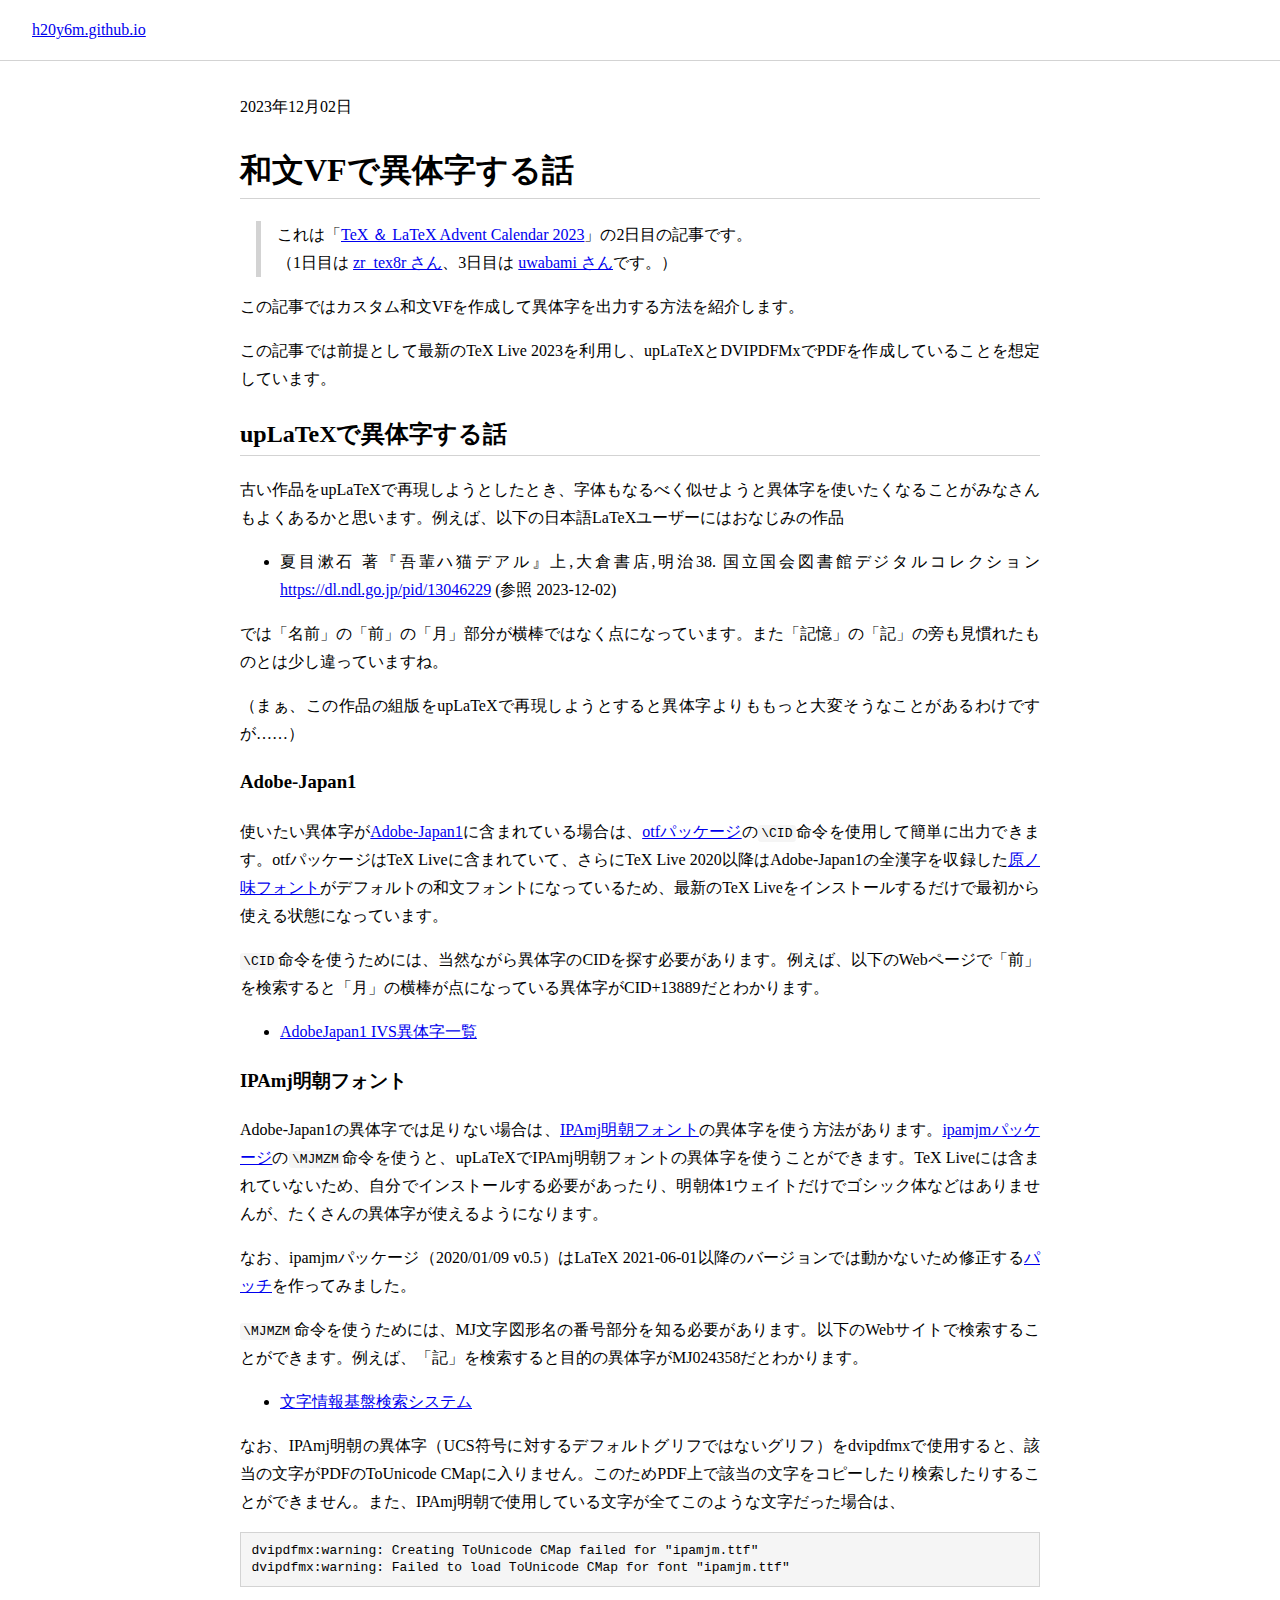
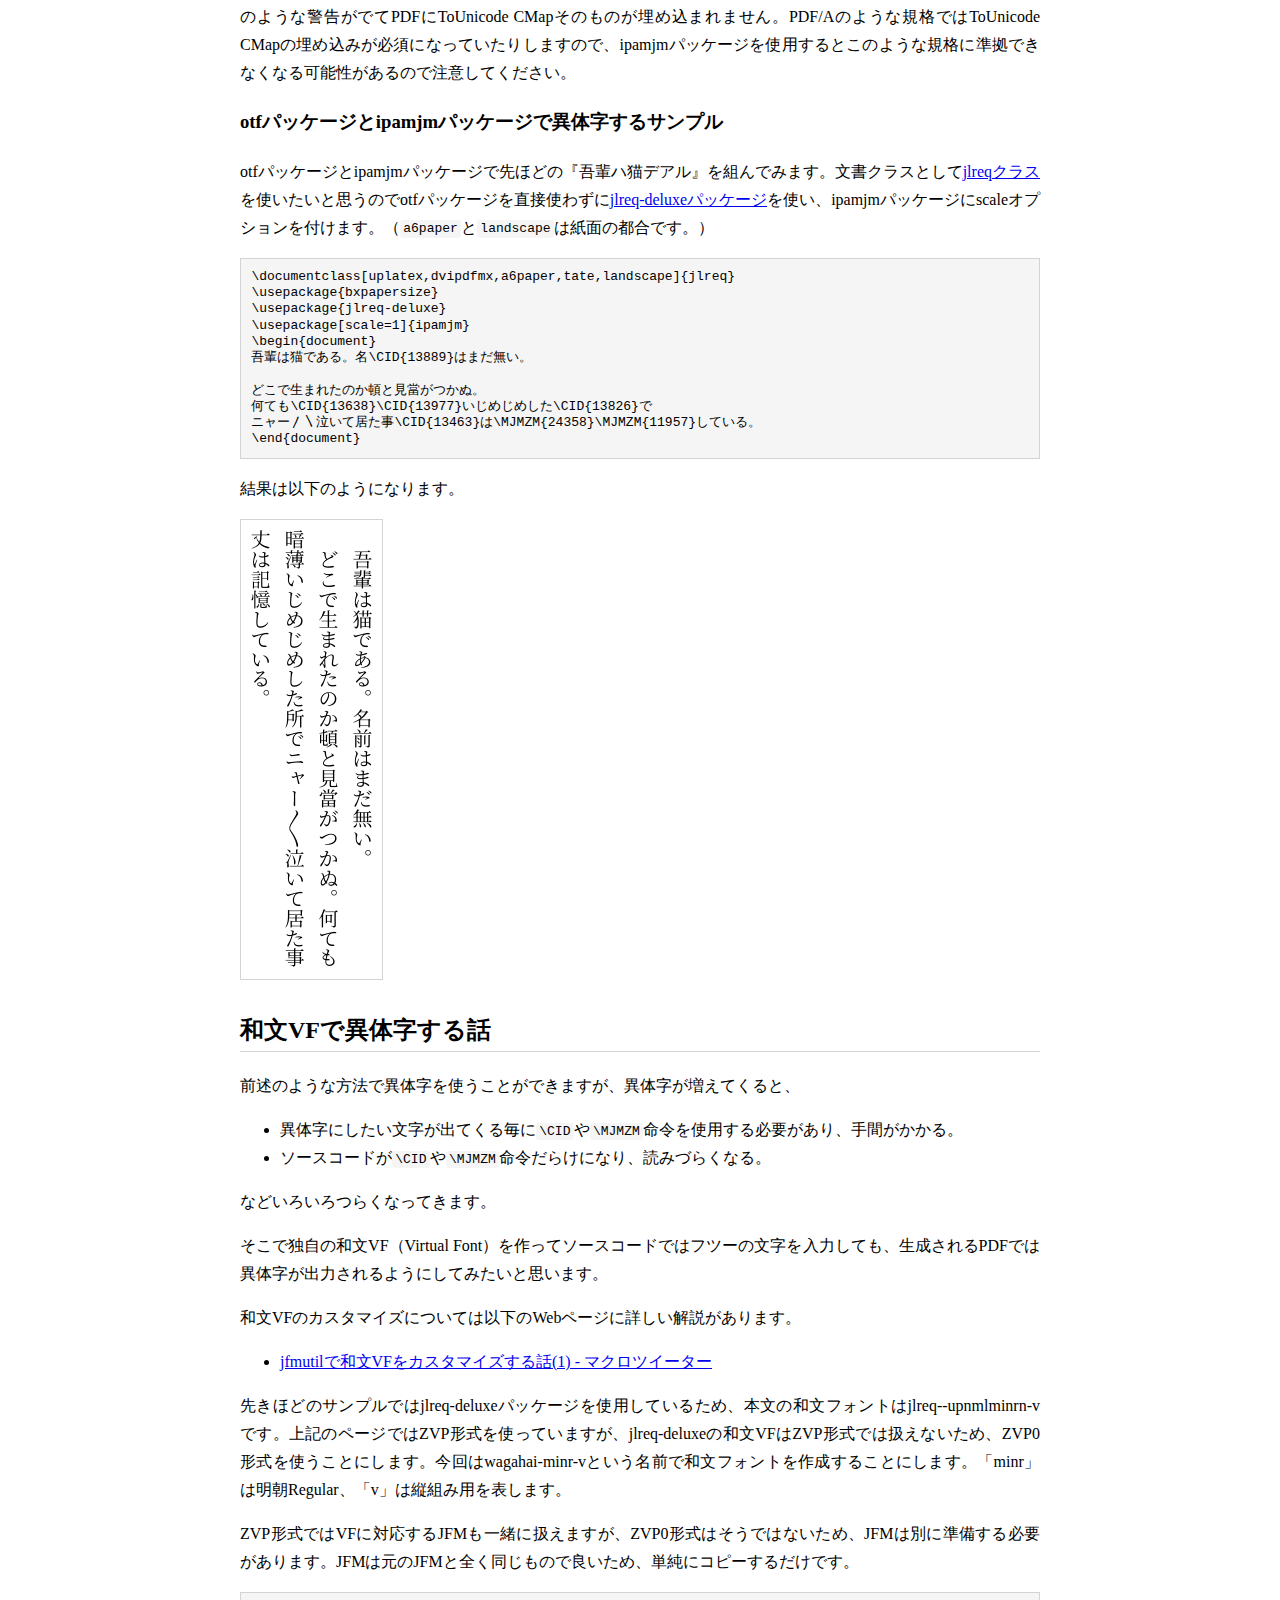
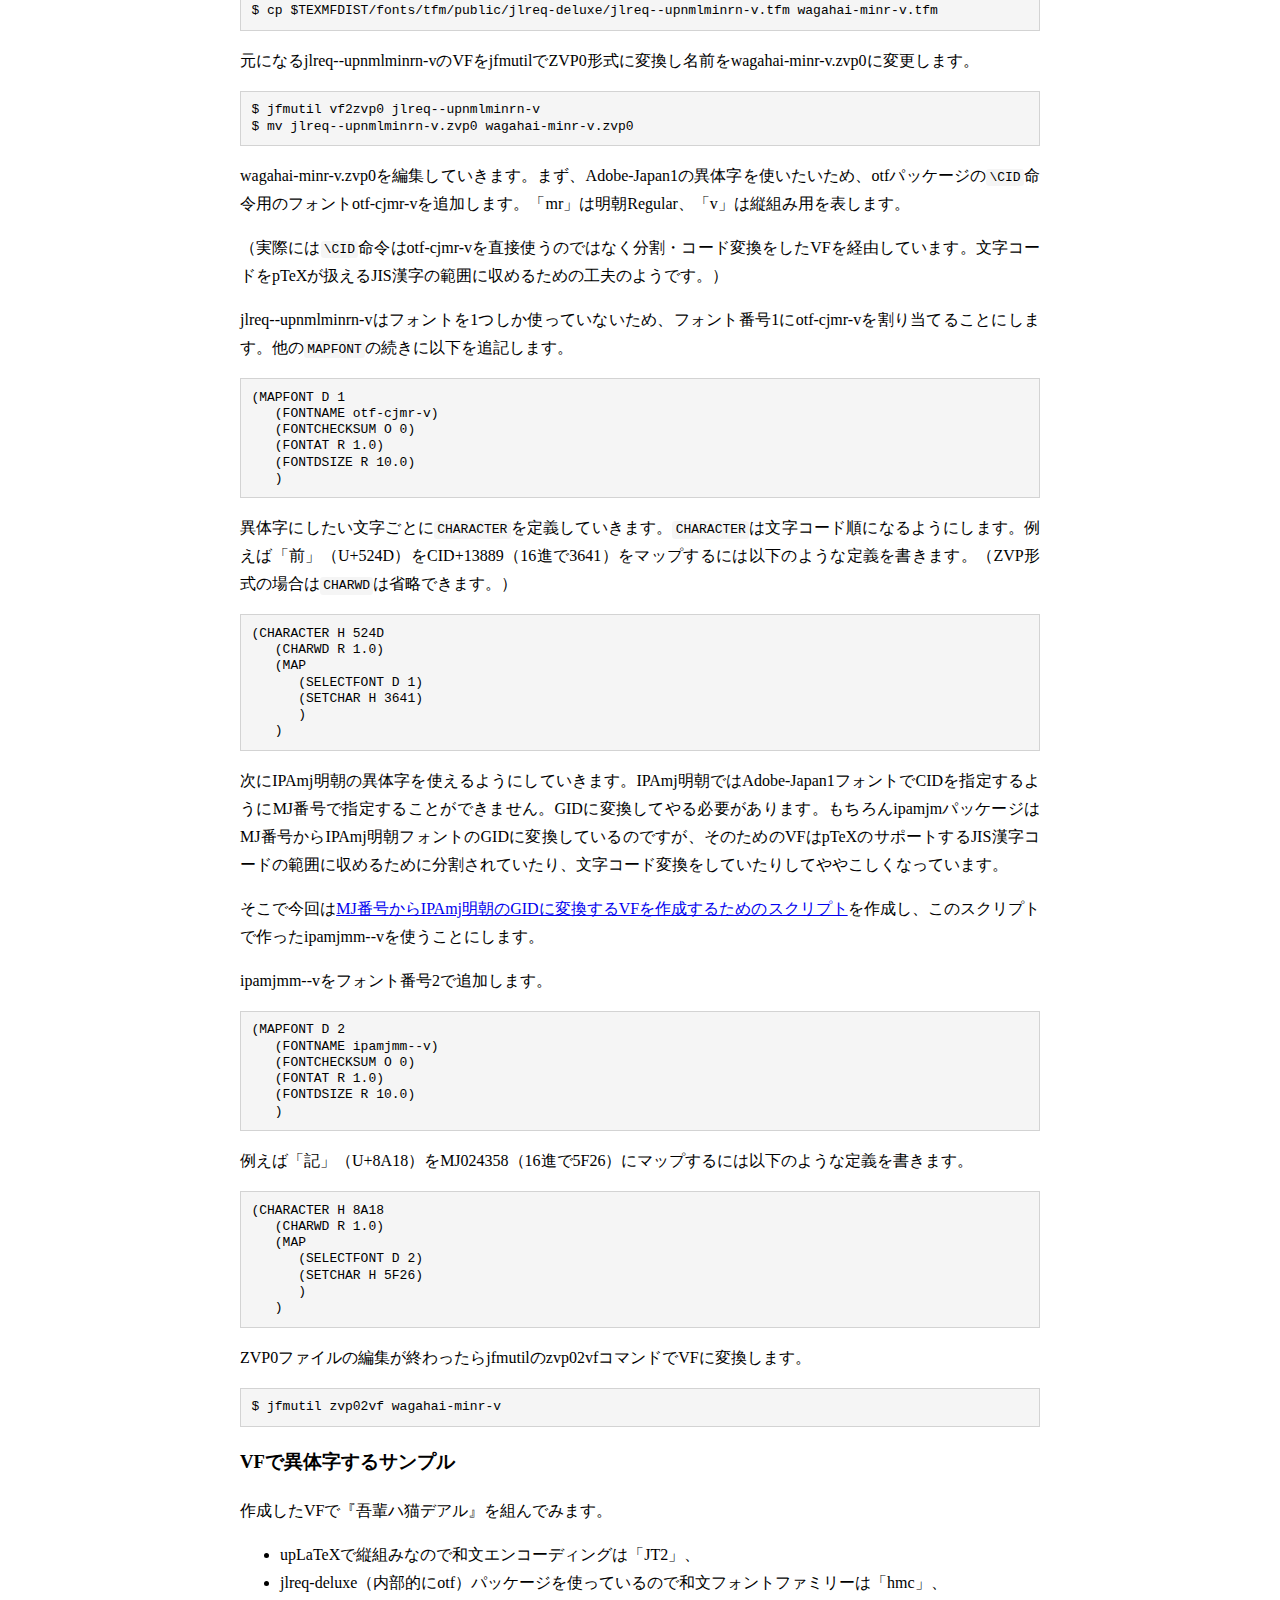
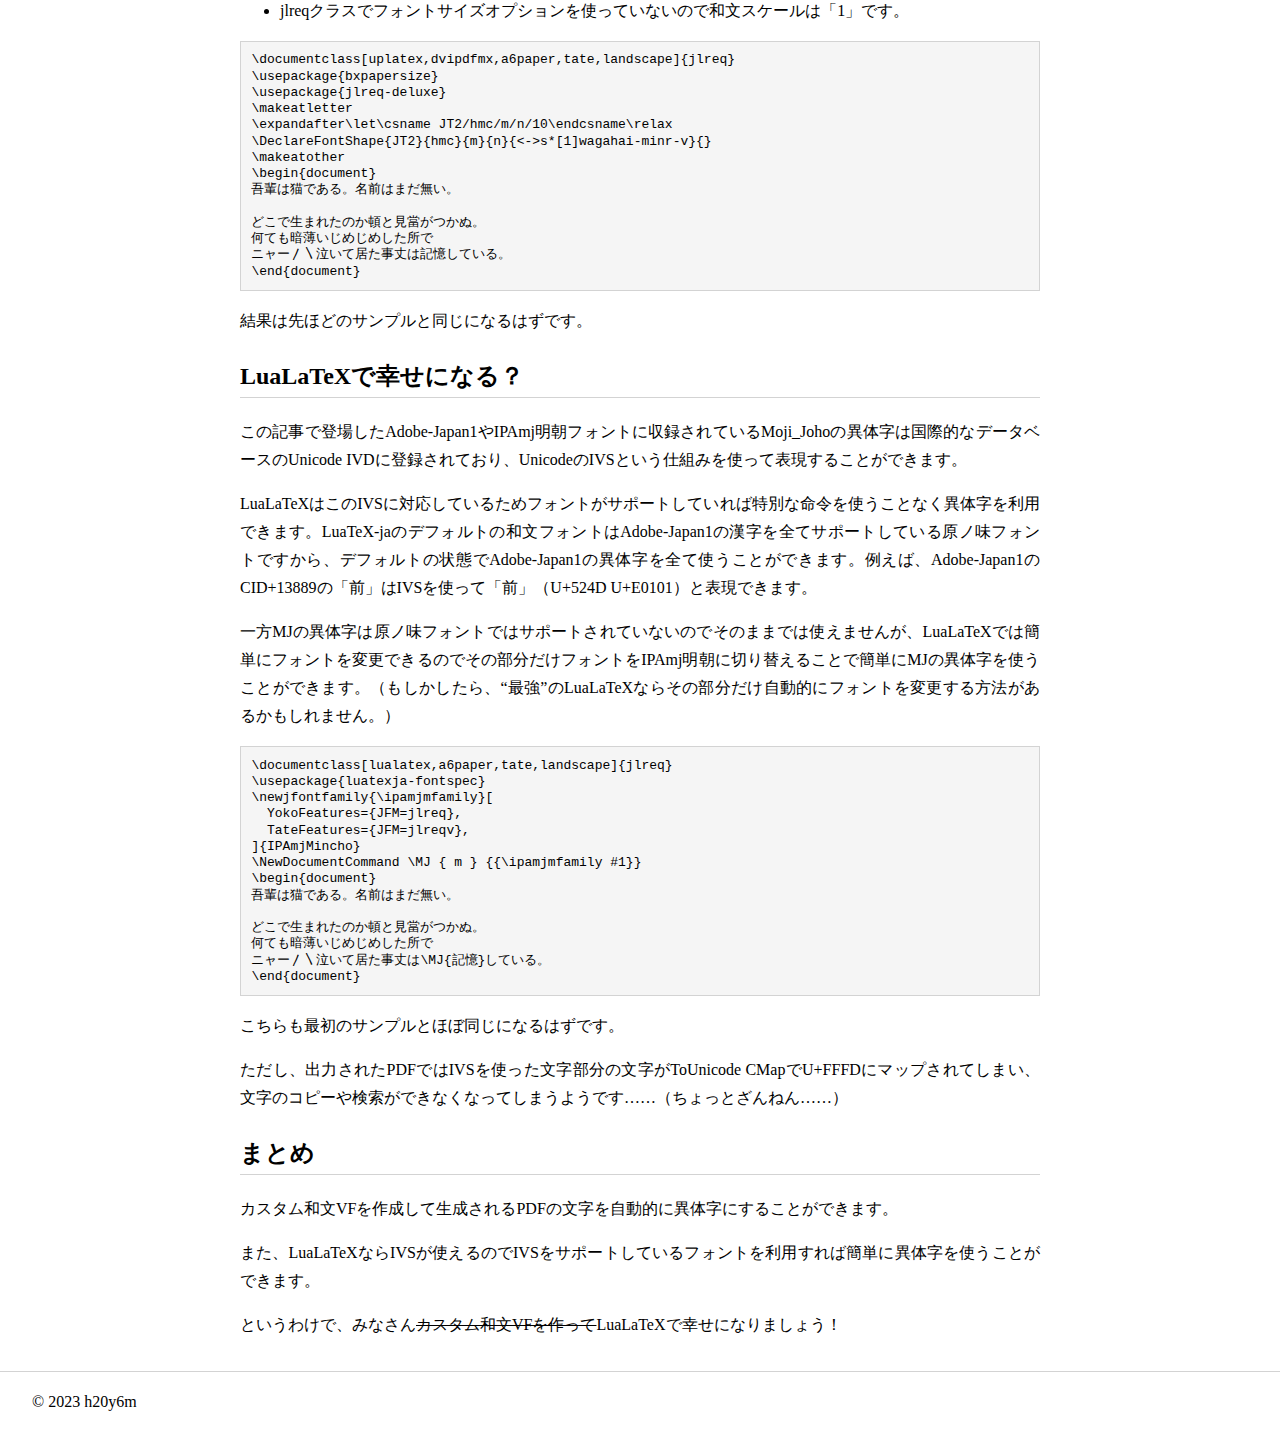
<file: posts/2023-12-02-texadvent2023/index.html>
<!DOCTYPE html>
<html lang="ja">

<head>
  <meta charset="UTF-8">
  <title>和文VFで異体字する話 - h20y6m.github.io</title>
  <meta name="description" content="これは「TeX ＆ LaTeX Advent Calendar 2023」の2日目の記事です。この記事ではカスタム和文VFを作成して異体字を出力する方法を紹介します。">
  <meta name="viewport" content="width=device-width">
  <link rel="stylesheet" href="/css/style.css" />
</head>

<body>

<header>
  <p><a href="/">h20y6m.github.io</a></p>
</header>

<main>

<div>
  <p>2023年12月02日</p>
</div>

<h1>和文VFで異体字する話</h1>

<blockquote>
  <p>これは「<a href="https://adventar.org/calendars/9305">TeX ＆ LaTeX Advent Calendar 2023</a>」の2日目の記事です。<br>（1日目は <a href="https://qiita.com/zr_tex8r/items/e179b0327ddba7b17095" title="重点解説！ LuaLaTeXを遅くしない方法 #LaTeX - Qiita">zr_tex8r さん</a>、3日目は <a href="https://uwabami.junkhub.org/log/20231203.html#p01" title="平衡点(2023-12-03)">uwabami さん</a>です。）</p>
</blockquote>

<p>この記事ではカスタム和文VFを作成して異体字を出力する方法を紹介します。</p>

<p>この記事では前提として最新のTeX Live 2023を利用し、upLaTeXとDVIPDFMxでPDFを作成していることを想定しています。</p>

<h2>upLaTeXで異体字する話</h2>

<p>古い作品をupLaTeXで再現しようとしたとき、字体もなるべく似せようと異体字を使いたくなることがみなさんもよくあるかと思います。例えば、以下の日本語LaTeXユーザーにはおなじみの作品</p>

<ul>
  <li>夏目漱石 著『吾輩ハ猫デアル』上,大倉書店,明治38. 国立国会図書館デジタルコレクション <a href="https://dl.ndl.go.jp/pid/13046229">https://dl.ndl.go.jp/pid/13046229</a> (参照 2023-12-02)</li>
</ul>

<p>では「名前」の「前」の「月」部分が横棒ではなく点になっています。また「記憶」の「記」の旁も見慣れたものとは少し違っていますね。</p>

<p>（まぁ、この作品の組版をupLaTeXで再現しようとすると異体字よりももっと大変そうなことがあるわけですが……）</p>

<h3>Adobe-Japan1</h3>

<p>使いたい異体字が<a href="https://github.com/adobe-type-tools/Adobe-Japan1/blob/master/README-JP.md">Adobe-Japan1</a>に含まれている場合は、<a href="https://www.ctan.org/pkg/japanese-otf">otfパッケージ</a>の<code>\CID</code>命令を使用して簡単に出力できます。otfパッケージはTeX Liveに含まれていて、さらにTeX Live 2020以降はAdobe-Japan1の全漢字を収録した<a href="https://www.ctan.org/pkg/haranoaji">原ノ味フォント</a>がデフォルトの和文フォントになっているため、最新のTeX Liveをインストールするだけで最初から使える状態になっています。</p>

<p><code>\CID</code>命令を使うためには、当然ながら異体字のCIDを探す必要があります。例えば、以下のWebページで「前」を検索すると「月」の横棒が点になっている異体字がCID+13889だとわかります。</p>

<ul>
  <li><a href="https://wakufactory.jp/densho/font/ivs_aj.html">AdobeJapan1 IVS異体字一覧</a></li>
</ul>

<h3>IPAmj明朝フォント</h3>

<p>Adobe-Japan1の異体字では足りない場合は、<a href="https://moji.or.jp/mojikiban/font/">IPAmj明朝フォント</a>の異体字を使う方法があります。<a href="http://psitau.kitunebi.com/experiment.html">ipamjmパッケージ</a>の<code>\MJMZM</code>命令を使うと、upLaTeXでIPAmj明朝フォントの異体字を使うことができます。TeX Liveには含まれていないため、自分でインストールする必要があったり、明朝体1ウェイトだけでゴシック体などはありませんが、たくさんの異体字が使えるようになります。</p>

<p>なお、ipamjmパッケージ（2020/01/09 v0.5）はLaTeX 2021-06-01以降のバージョンでは動かないため修正する<a href="https://gist.github.com/h20y6m/f51942719b0f770e1970220de89ce42b">パッチ</a>を作ってみました。</p>

<p><code>\MJMZM</code>命令を使うためには、MJ文字図形名の番号部分を知る必要があります。以下のWebサイトで検索することができます。例えば、「記」を検索すると目的の異体字がMJ024358だとわかります。</p>

<ul>
  <li><a href="https://moji.or.jp/mojikibansearch/basic">文字情報基盤検索システム</a></li>
</ul>

<p>なお、IPAmj明朝の異体字（UCS符号に対するデフォルトグリフではないグリフ）をdvipdfmxで使用すると、該当の文字がPDFのToUnicode CMapに入りません。このためPDF上で該当の文字をコピーしたり検索したりすることができません。また、IPAmj明朝で使用している文字が全てこのような文字だった場合は、</p>

<pre><code>dvipdfmx:warning: Creating ToUnicode CMap failed for "ipamjm.ttf"
dvipdfmx:warning: Failed to load ToUnicode CMap for font "ipamjm.ttf"</code></pre>

<p>のような警告がでてPDFにToUnicode CMapそのものが埋め込まれません。PDF/Aのような規格ではToUnicode CMapの埋め込みが必須になっていたりしますので、ipamjmパッケージを使用するとこのような規格に準拠できなくなる可能性があるので注意してください。</p>

<h3>otfパッケージとipamjmパッケージで異体字するサンプル</h3>

<p>otfパッケージとipamjmパッケージで先ほどの『吾輩ハ猫デアル』を組んでみます。文書クラスとして<a href="https://www.ctan.org/pkg/jlreq">jlreqクラス</a>を使いたいと思うのでotfパッケージを直接使わずに<a href="https://www.ctan.org/pkg/jlreq-deluxe">jlreq-deluxeパッケージ</a>を使い、ipamjmパッケージにscaleオプションを付けます。（<code>a6paper</code>と<code>landscape</code>は紙面の都合です。）</p>

<pre><code class="language-tex">\documentclass[uplatex,dvipdfmx,a6paper,tate,landscape]{jlreq}
\usepackage{bxpapersize}
\usepackage{jlreq-deluxe}
\usepackage[scale=1]{ipamjm}
\begin{document}
吾輩は猫である。名\CID{13889}はまだ無い。

どこで生まれたのか頓と見當がつかぬ。
何ても\CID{13638}\CID{13977}いじめじめした\CID{13826}で
ニャー〳〵泣いて居た事\CID{13463}は\MJMZM{24358}\MJMZM{11957}している。
\end{document}</code></pre>

<p>結果は以下のようになります。</p>

<p><img alt="吾輩は猫である" src="image1.png"></p>

<h2>和文VFで異体字する話</h2>

<p>前述のような方法で異体字を使うことができますが、異体字が増えてくると、</p>

<ul>
  <li>異体字にしたい文字が出てくる毎に<code>\CID</code>や<code>\MJMZM</code>命令を使用する必要があり、手間がかかる。</li>
  <li>ソースコードが<code>\CID</code>や<code>\MJMZM</code>命令だらけになり、読みづらくなる。</li>
</ul>

<p>などいろいろつらくなってきます。</p>

<p>そこで独自の和文VF（Virtual Font）を作ってソースコードではフツーの文字を入力しても、生成されるPDFでは異体字が出力されるようにしてみたいと思います。</p>

<p>和文VFのカスタマイズについては以下のWebページに詳しい解説があります。</p>

<ul>
  <li><a href="https://zrbabbler.hatenablog.com/entry/2019/03/03/234646">jfmutilで和文VFをカスタマイズする話(1) - マクロツイーター</a></li>
</ul>

<p>先きほどのサンプルではjlreq-deluxeパッケージを使用しているため、本文の和文フォントはjlreq--upnmlminrn-vです。上記のページではZVP形式を使っていますが、jlreq-deluxeの和文VFはZVP形式では扱えないため、ZVP0形式を使うことにします。今回はwagahai-minr-vという名前で和文フォントを作成することにします。「minr」は明朝Regular、「v」は縦組み用を表します。</p>

<p>ZVP形式ではVFに対応するJFMも一緒に扱えますが、ZVP0形式はそうではないため、JFMは別に準備する必要があります。JFMは元のJFMと全く同じもので良いため、単純にコピーするだけです。</p>

<pre><code>$ cp $TEXMFDIST/fonts/tfm/public/jlreq-deluxe/jlreq--upnmlminrn-v.tfm wagahai-minr-v.tfm</code></pre>

<p>元になるjlreq--upnmlminrn-vのVFをjfmutilでZVP0形式に変換し名前をwagahai-minr-v.zvp0に変更します。</p>

<pre><code>$ jfmutil vf2zvp0 jlreq--upnmlminrn-v
$ mv jlreq--upnmlminrn-v.zvp0 wagahai-minr-v.zvp0</code></pre>

<p>wagahai-minr-v.zvp0を編集していきます。まず、Adobe-Japan1の異体字を使いたいため、otfパッケージの<code>\CID</code>命令用のフォントotf-cjmr-vを追加します。「mr」は明朝Regular、「v」は縦組み用を表します。</p>

<p>（実際には<code>\CID</code>命令はotf-cjmr-vを直接使うのではなく分割・コード変換をしたVFを経由しています。文字コードをpTeXが扱えるJIS漢字の範囲に収めるための工夫のようです。）</p>

<p>jlreq--upnmlminrn-vはフォントを1つしか使っていないため、フォント番号1にotf-cjmr-vを割り当てることにします。他の<code>MAPFONT</code>の続きに以下を追記します。</p>

<pre><code>(MAPFONT D 1
   (FONTNAME otf-cjmr-v)
   (FONTCHECKSUM O 0)
   (FONTAT R 1.0)
   (FONTDSIZE R 10.0)
   )</code></pre>

<p>異体字にしたい文字ごとに<code>CHARACTER</code>を定義していきます。<code>CHARACTER</code>は文字コード順になるようにします。例えば「前」（U+524D）をCID+13889（16進で3641）をマップするには以下のような定義を書きます。（ZVP形式の場合は<code>CHARWD</code>は省略できます。）</p>

<pre><code>(CHARACTER H 524D
   (CHARWD R 1.0)
   (MAP
      (SELECTFONT D 1)
      (SETCHAR H 3641)
      )
   )</code></pre>

<p>次にIPAmj明朝の異体字を使えるようにしていきます。IPAmj明朝ではAdobe-Japan1フォントでCIDを指定するようにMJ番号で指定することができません。GIDに変換してやる必要があります。もちろんipamjmパッケージはMJ番号からIPAmj明朝フォントのGIDに変換しているのですが、そのためのVFはpTeXのサポートするJIS漢字コードの範囲に収めるために分割されていたり、文字コード変換をしていたりしてややこしくなっています。</p>

<p>そこで今回は<a href="https://gist.github.com/h20y6m/2dbeb4c901385443b7e06f6927a9c432">MJ番号からIPAmj明朝のGIDに変換するVFを作成するためのスクリプト</a>を作成し、このスクリプトで作ったipamjmm--vを使うことにします。</p>

<p>ipamjmm--vをフォント番号2で追加します。</p>

<pre><code>(MAPFONT D 2
   (FONTNAME ipamjmm--v)
   (FONTCHECKSUM O 0)
   (FONTAT R 1.0)
   (FONTDSIZE R 10.0)
   )</code></pre>

<p>例えば「記」（U+8A18）をMJ024358（16進で5F26）にマップするには以下のような定義を書きます。</p>

<pre><code>(CHARACTER H 8A18
   (CHARWD R 1.0)
   (MAP
      (SELECTFONT D 2)
      (SETCHAR H 5F26)
      )
   )</code></pre>

<p>ZVP0ファイルの編集が終わったらjfmutilのzvp02vfコマンドでVFに変換します。</p>

<pre><code>$ jfmutil zvp02vf wagahai-minr-v</code></pre>

<h3>VFで異体字するサンプル</h3>

<p>作成したVFで『吾輩ハ猫デアル』を組んでみます。</p>

<ul>
  <li>upLaTeXで縦組みなので和文エンコーディングは「JT2」、</li>
  <li>jlreq-deluxe（内部的にotf）パッケージを使っているので和文フォントファミリーは「hmc」、</li>
  <li>jlreqクラスでフォントサイズオプションを使っていないので和文スケールは「1」です。</li>
</ul>

<pre><code class="language-tex">\documentclass[uplatex,dvipdfmx,a6paper,tate,landscape]{jlreq}
\usepackage{bxpapersize}
\usepackage{jlreq-deluxe}
\makeatletter
\expandafter\let\csname JT2/hmc/m/n/10\endcsname\relax
\DeclareFontShape{JT2}{hmc}{m}{n}{&lt;-&gt;s*[1]wagahai-minr-v}{}
\makeatother
\begin{document}
吾輩は猫である。名前はまだ無い。

どこで生まれたのか頓と見當がつかぬ。
何ても暗薄いじめじめした所で
ニャー〳〵泣いて居た事丈は記憶している。
\end{document}</code></pre>

<p>結果は先ほどのサンプルと同じになるはずです。</p>

<h2>LuaLaTeXで幸せになる？</h2>

<p>この記事で登場したAdobe-Japan1やIPAmj明朝フォントに収録されているMoji_Johoの異体字は国際的なデータベースのUnicode IVDに登録されており、UnicodeのIVSという仕組みを使って表現することができます。</p>

<p>LuaLaTeXはこのIVSに対応しているためフォントがサポートしていれば特別な命令を使うことなく異体字を利用できます。LuaTeX-jaのデフォルトの和文フォントはAdobe-Japan1の漢字を全てサポートしている原ノ味フォントですから、デフォルトの状態でAdobe-Japan1の異体字を全て使うことができます。例えば、Adobe-Japan1のCID+13889の「前」はIVSを使って「前󠄁」（U+524D U+E0101）と表現できます。</p>

<p>一方MJの異体字は原ノ味フォントではサポートされていないのでそのままでは使えませんが、LuaLaTeXでは簡単にフォントを変更できるのでその部分だけフォントをIPAmj明朝に切り替えることで簡単にMJの異体字を使うことができます。（もしかしたら、“最強”のLuaLaTeXならその部分だけ自動的にフォントを変更する方法があるかもしれません。）</p>

<pre><code class="language-tex">\documentclass[lualatex,a6paper,tate,landscape]{jlreq}
\usepackage{luatexja-fontspec}
\newjfontfamily{\ipamjmfamily}[
  YokoFeatures={JFM=jlreq},
  TateFeatures={JFM=jlreqv},
]{IPAmjMincho}
\NewDocumentCommand \MJ { m } {{\ipamjmfamily #1}}
\begin{document}
吾輩は猫である。名前󠄁はまだ無い。

どこで生まれたのか頓と見當がつかぬ。
何ても暗󠄁薄󠄁いじめじめした所󠄁で
ニャー〳〵泣いて居た事丈󠄁は\MJ{記󠄂憶󠄂}している。
\end{document}</code></pre>

<p>こちらも最初のサンプルとほぼ同じになるはずです。</p>

<p>ただし、出力されたPDFではIVSを使った文字部分の文字がToUnicode CMapでU+FFFDにマップされてしまい、文字のコピーや検索ができなくなってしまうようです……（ちょっとざんねん……）</p>

<h2>まとめ</h2>

<p>カスタム和文VFを作成して生成されるPDFの文字を自動的に異体字にすることができます。</p>

<p>また、LuaLaTeXならIVSが使えるのでIVSをサポートしているフォントを利用すれば簡単に異体字を使うことができます。</p>

<p>というわけで、みなさん<s>カスタム和文VFを作って</s>LuaLaTeXで幸せになりましょう！</p>

</main>

<footer>
  <p>&copy; 2023 h20y6m</p>
</footer>

</body>

</html>
</file>
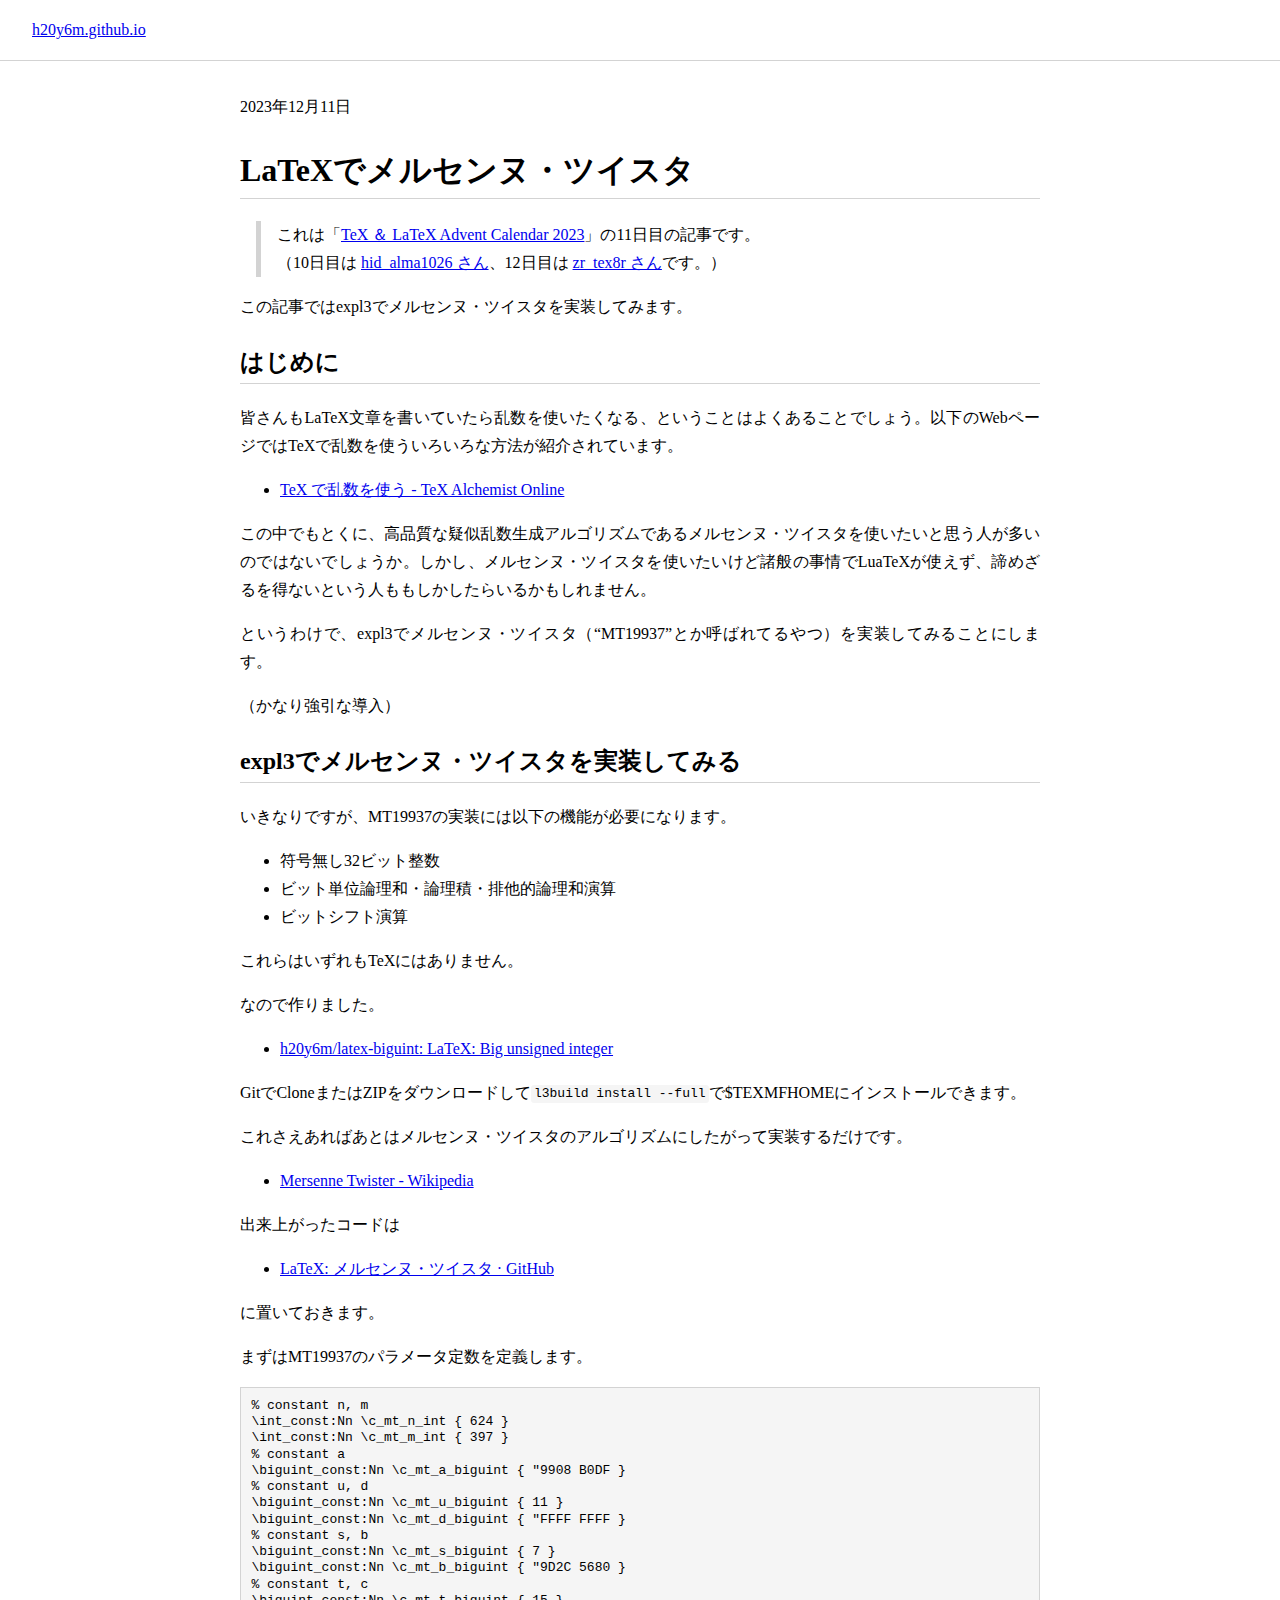
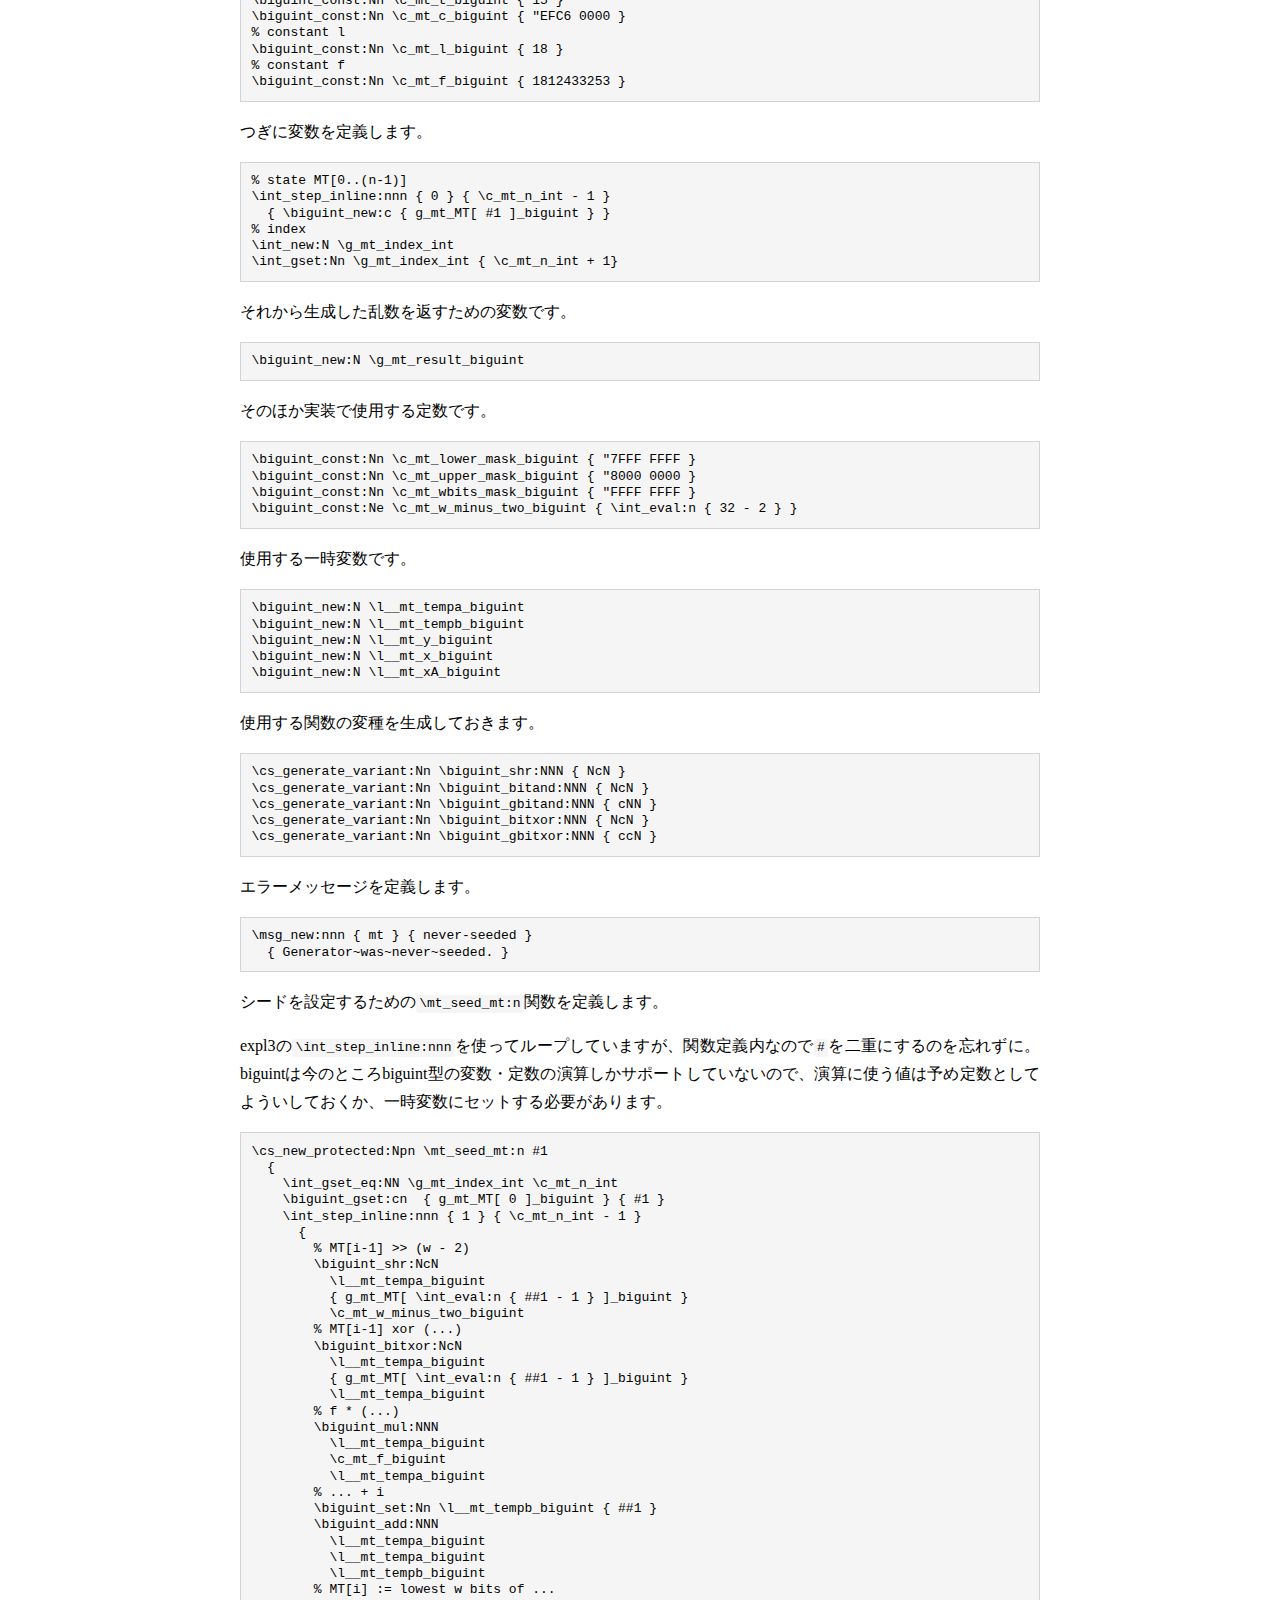
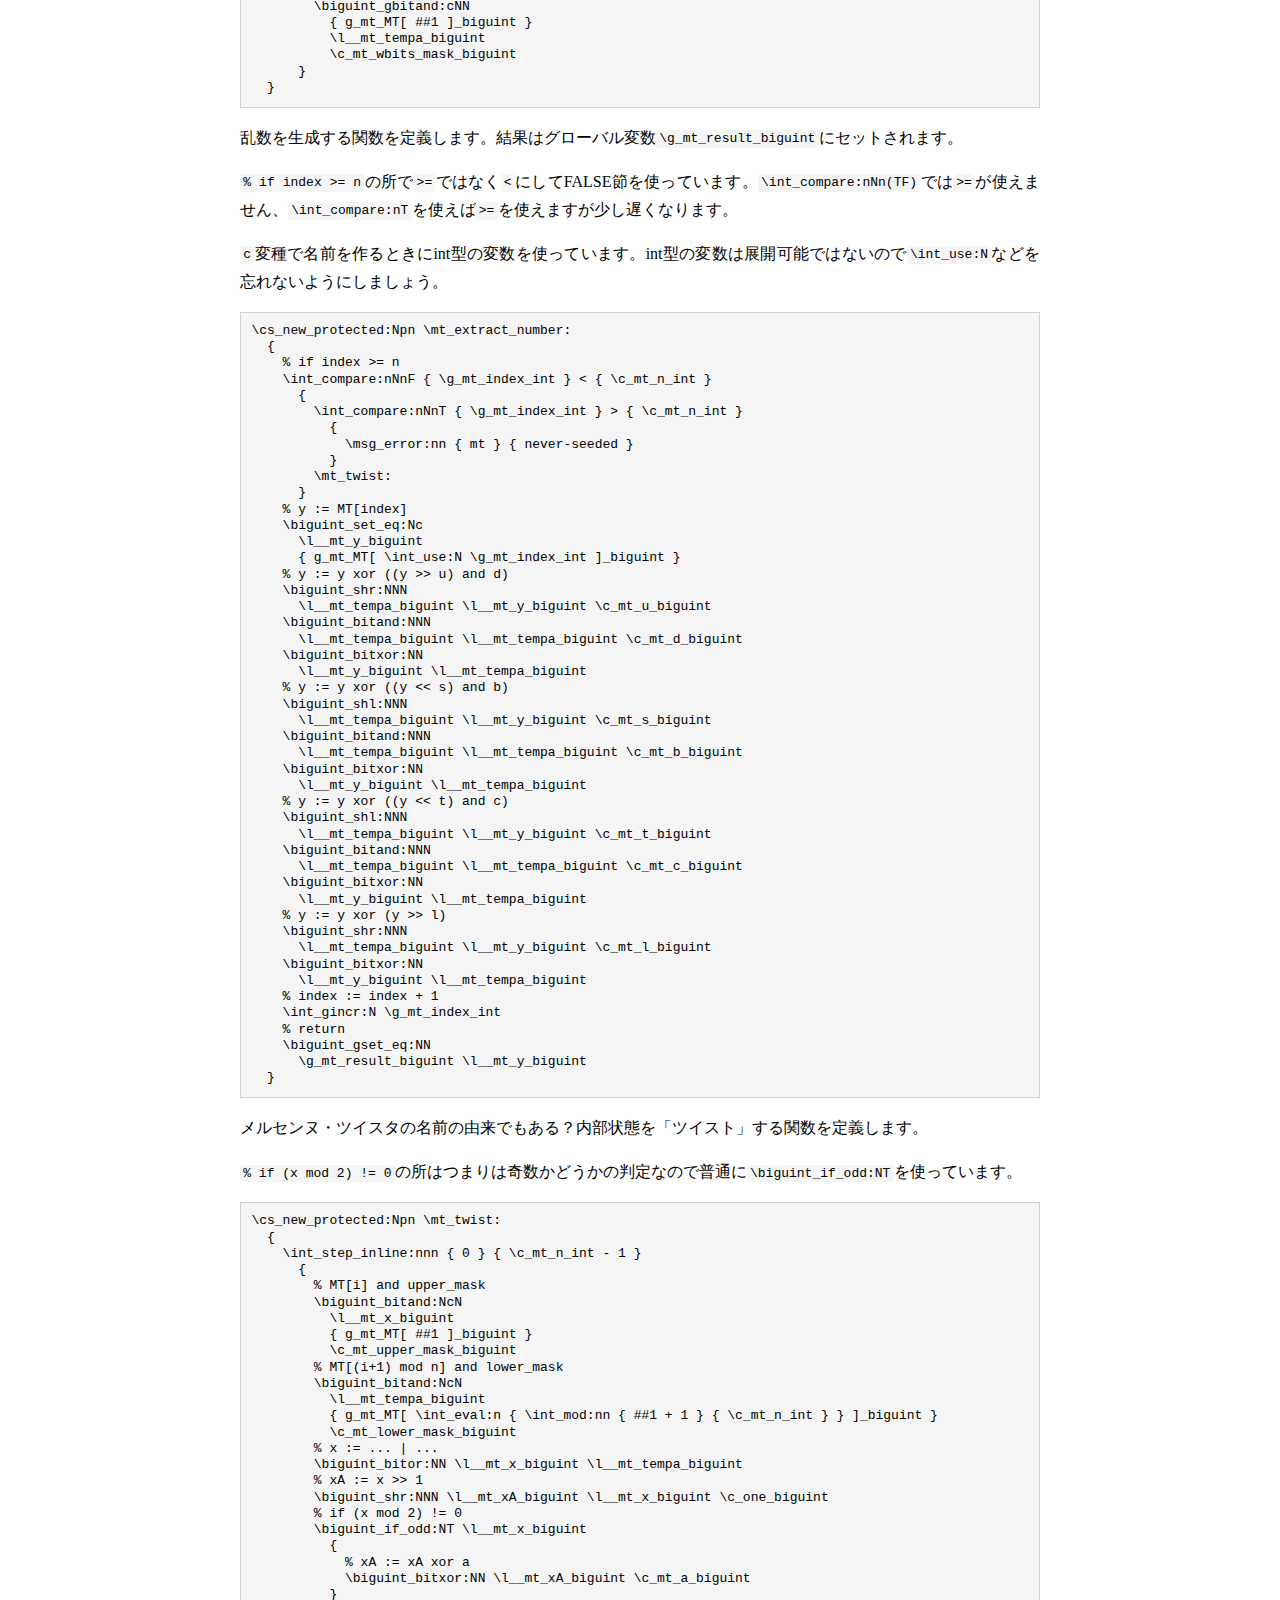
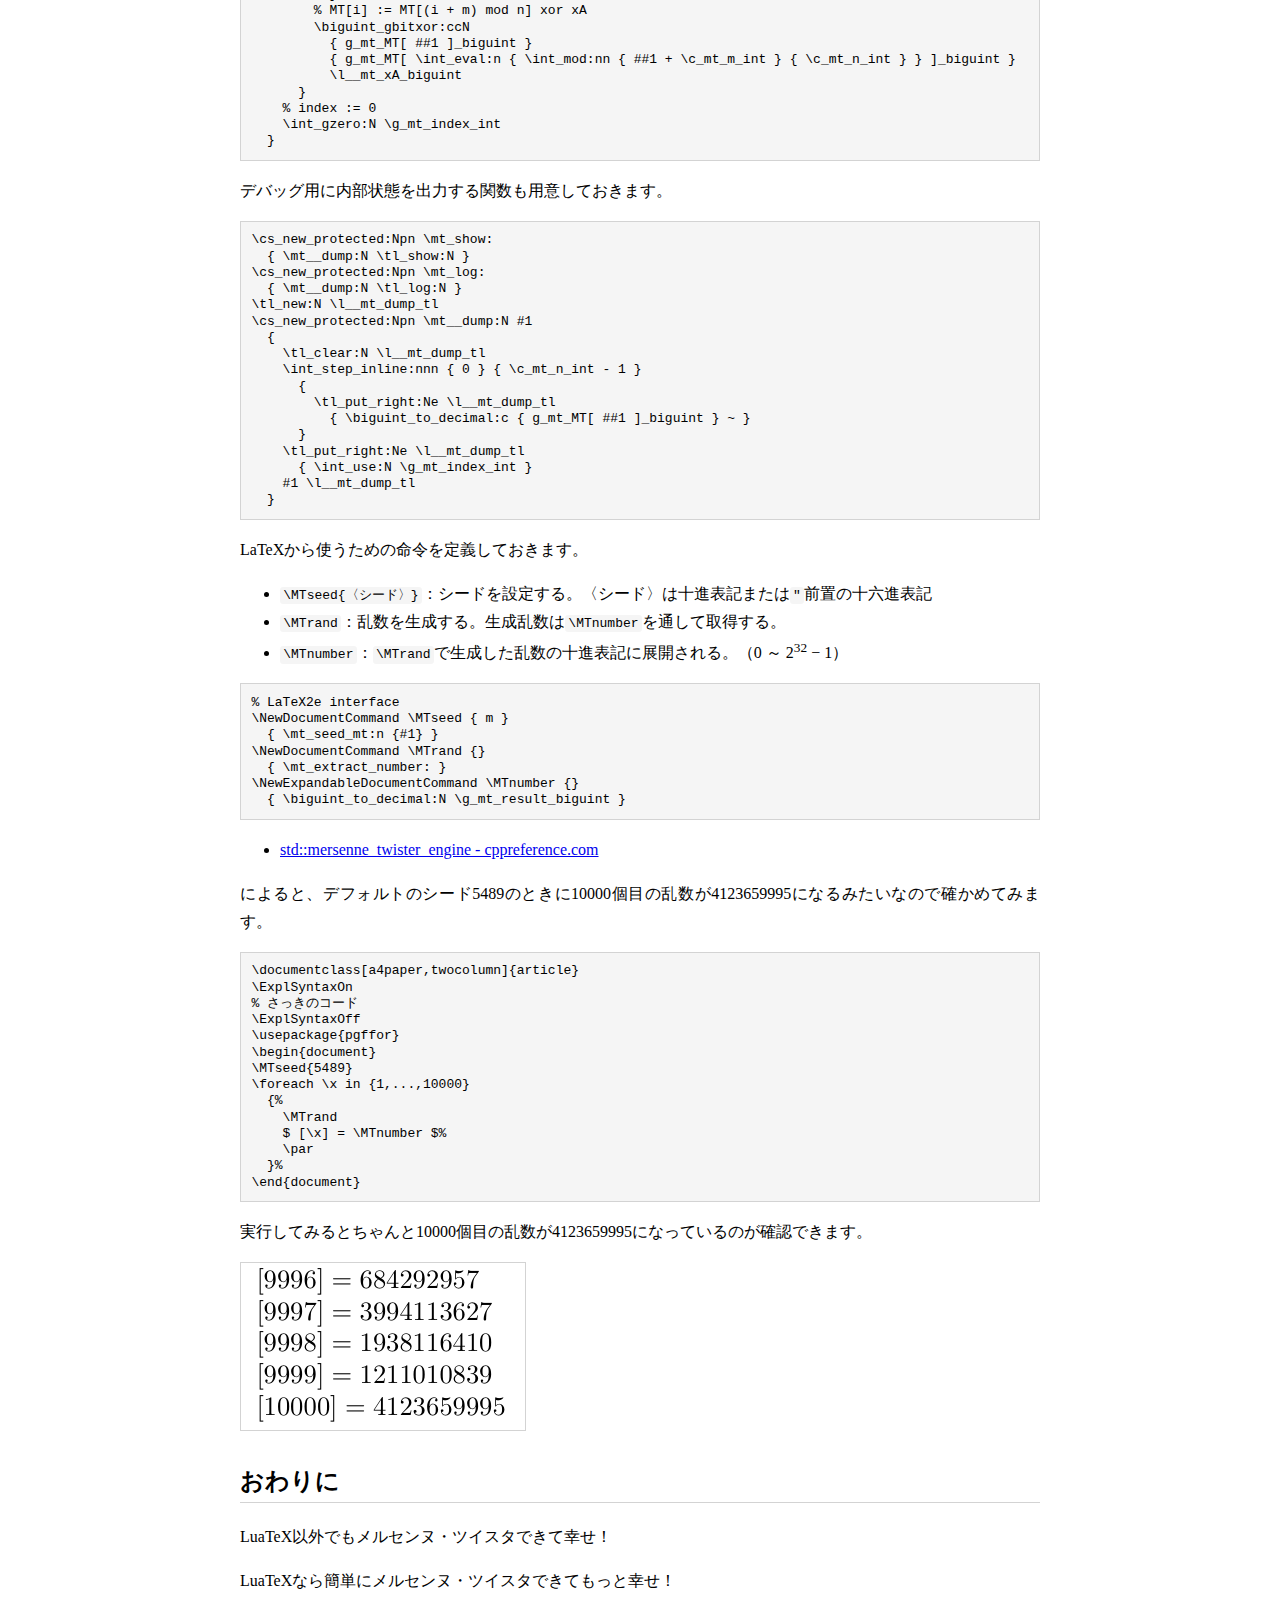
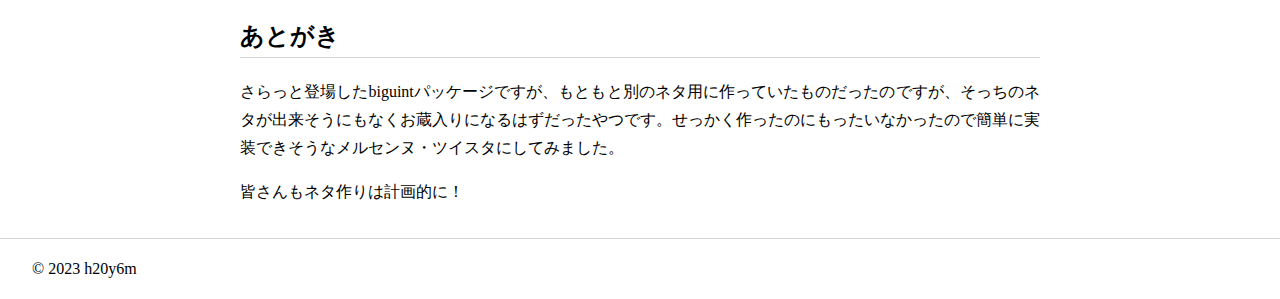
<file: posts/2023-12-11-texadvent2023-2/index.html>
<!DOCTYPE html>
<html lang="ja">

<head>
  <meta charset="UTF-8">
  <title>LaTeXでメルセンヌ・ツイスタ - h20y6m.github.io</title>
  <meta name="description" content="これは「TeX ＆ LaTeX Advent Calendar 2023」の11日目の記事です。この記事ではexpl3でメルセンヌ・ツイスタを実装してみます。">
  <meta name="viewport" content="width=device-width">
  <link rel="stylesheet" href="/css/style.css" />
</head>

<body>

<header>
  <p><a href="/">h20y6m.github.io</a></p>
</header>

<main>

<div>
  <p>2023年12月11日</p>
</div>

<h1>LaTeXでメルセンヌ・ツイスタ</h1>

<blockquote>
  <p>これは「<a href="https://adventar.org/calendars/9305">TeX ＆ LaTeX Advent Calendar 2023</a>」の11日目の記事です。<br>（10日目は <a href="https://zenn.dev/hidaruma/articles/a10e5c8b7578c5" title="『［改訂第9版］LaTeX美文書作成入門』の読書感想文">hid_alma1026 さん</a>、12日目は <a href="https://zrbabbler.hatenablog.com/entry/2023/12/12/235313" title="TeXでもTypstでもコンパイル可能なファイルを作りたい話 - マクロツイーター">zr_tex8r さん</a>です。）</p>
</blockquote>

<p>この記事ではexpl3でメルセンヌ・ツイスタを実装してみます。</p>

<h2>はじめに</h2>

<p>皆さんもLaTeX文章を書いていたら乱数を使いたくなる、ということはよくあることでしょう。以下のWebページではTeXで乱数を使ういろいろな方法が紹介されています。</p>

<ul>
  <li><a href="https://doratex.hatenablog.jp/entry/20181219/1545203395">TeX で乱数を使う - TeX Alchemist Online</a></li>
</ul>

<p>この中でもとくに、高品質な疑似乱数生成アルゴリズムであるメルセンヌ・ツイスタを使いたいと思う人が多いのではないでしょうか。しかし、メルセンヌ・ツイスタを使いたいけど諸般の事情でLuaTeXが使えず、諦めざるを得ないという人ももしかしたらいるかもしれません。</p>

<p>というわけで、expl3でメルセンヌ・ツイスタ（“MT19937”とか呼ばれてるやつ）を実装してみることにします。</p>

<p>（かなり強引な導入）</p>

<h2>expl3でメルセンヌ・ツイスタを実装してみる</h2>

<p>いきなりですが、MT19937の実装には以下の機能が必要になります。</p>

<ul>
  <li>符号無し32ビット整数</li>
  <li>ビット単位論理和・論理積・排他的論理和演算</li>
  <li>ビットシフト演算</li>
</ul>

<p>これらはいずれもTeXにはありません。</p>

<p>なので作りました。</p>

<ul>
  <li><a href="https://github.com/h20y6m/latex-biguint">h20y6m/latex-biguint: LaTeX: Big unsigned integer</a></li>
</ul>

<p>GitでCloneまたはZIPをダウンロードして<code>l3build install --full</code>で$TEXMFHOMEにインストールできます。</p>

<p>これさえあればあとはメルセンヌ・ツイスタのアルゴリズムにしたがって実装するだけです。</p>

<ul>
  <li><a href="https://en.wikipedia.org/wiki/Mersenne_Twister">Mersenne Twister - Wikipedia</a></li>
</ul>

<p>出来上がったコードは</p>

<ul>
  <li><a href="https://gist.github.com/h20y6m/9ce02e903e3aa720fa310f951400c02f">LaTeX: メルセンヌ・ツイスタ · GitHub</a></li>
</ul>

<p>に置いておきます。</p>

<p>まずはMT19937のパラメータ定数を定義します。</p>

<pre><code class="language-tex">% constant n, m
\int_const:Nn \c_mt_n_int { 624 }
\int_const:Nn \c_mt_m_int { 397 }
% constant a
\biguint_const:Nn \c_mt_a_biguint { "9908 B0DF }
% constant u, d
\biguint_const:Nn \c_mt_u_biguint { 11 }
\biguint_const:Nn \c_mt_d_biguint { "FFFF FFFF }
% constant s, b
\biguint_const:Nn \c_mt_s_biguint { 7 }
\biguint_const:Nn \c_mt_b_biguint { "9D2C 5680 }
% constant t, c
\biguint_const:Nn \c_mt_t_biguint { 15 }
\biguint_const:Nn \c_mt_c_biguint { "EFC6 0000 }
% constant l
\biguint_const:Nn \c_mt_l_biguint { 18 }
% constant f
\biguint_const:Nn \c_mt_f_biguint { 1812433253 }</code></pre>

<p>つぎに変数を定義します。</p>

<pre><code class="language-tex">% state MT[0..(n-1)]
\int_step_inline:nnn { 0 } { \c_mt_n_int - 1 }
  { \biguint_new:c { g_mt_MT[ #1 ]_biguint } }
% index
\int_new:N \g_mt_index_int
\int_gset:Nn \g_mt_index_int { \c_mt_n_int + 1}</code></pre>

<p>それから生成した乱数を返すための変数です。</p>

<pre><code class="language-tex">\biguint_new:N \g_mt_result_biguint</code></pre>

<p>そのほか実装で使用する定数です。</p>

<pre><code class="language-tex">\biguint_const:Nn \c_mt_lower_mask_biguint { "7FFF FFFF }
\biguint_const:Nn \c_mt_upper_mask_biguint { "8000 0000 }
\biguint_const:Nn \c_mt_wbits_mask_biguint { "FFFF FFFF }
\biguint_const:Ne \c_mt_w_minus_two_biguint { \int_eval:n { 32 - 2 } }</code></pre>

<p>使用する一時変数です。</p>

<pre><code class="language-tex">\biguint_new:N \l__mt_tempa_biguint
\biguint_new:N \l__mt_tempb_biguint
\biguint_new:N \l__mt_y_biguint
\biguint_new:N \l__mt_x_biguint
\biguint_new:N \l__mt_xA_biguint</code></pre>

<p>使用する関数の変種を生成しておきます。</p>

<pre><code class="language-tex">\cs_generate_variant:Nn \biguint_shr:NNN { NcN }
\cs_generate_variant:Nn \biguint_bitand:NNN { NcN }
\cs_generate_variant:Nn \biguint_gbitand:NNN { cNN }
\cs_generate_variant:Nn \biguint_bitxor:NNN { NcN }
\cs_generate_variant:Nn \biguint_gbitxor:NNN { ccN }</code></pre>

<p>エラーメッセージを定義します。</p>

<pre><code class="language-tex">\msg_new:nnn { mt } { never-seeded }
  { Generator~was~never~seeded. }</code></pre>

<p>シードを設定するための<code>\mt_seed_mt:n</code>関数を定義します。</p>

<p>expl3の<code>\int_step_inline:nnn</code>を使ってループしていますが、関数定義内なので<code>#</code>を二重にするのを忘れずに。biguintは今のところbiguint型の変数・定数の演算しかサポートしていないので、演算に使う値は予め定数としてよういしておくか、一時変数にセットする必要があります。</p>

<pre><code class="language-tex">\cs_new_protected:Npn \mt_seed_mt:n #1
  {
    \int_gset_eq:NN \g_mt_index_int \c_mt_n_int
    \biguint_gset:cn  { g_mt_MT[ 0 ]_biguint } { #1 }
    \int_step_inline:nnn { 1 } { \c_mt_n_int - 1 }
      {
        % MT[i-1] &gt;&gt; (w - 2)
        \biguint_shr:NcN
          \l__mt_tempa_biguint
          { g_mt_MT[ \int_eval:n { ##1 - 1 } ]_biguint }
          \c_mt_w_minus_two_biguint
        % MT[i-1] xor (...)
        \biguint_bitxor:NcN
          \l__mt_tempa_biguint
          { g_mt_MT[ \int_eval:n { ##1 - 1 } ]_biguint }
          \l__mt_tempa_biguint
        % f * (...)
        \biguint_mul:NNN
          \l__mt_tempa_biguint
          \c_mt_f_biguint
          \l__mt_tempa_biguint
        % ... + i
        \biguint_set:Nn \l__mt_tempb_biguint { ##1 }
        \biguint_add:NNN
          \l__mt_tempa_biguint
          \l__mt_tempa_biguint
          \l__mt_tempb_biguint
        % MT[i] := lowest w bits of ...
        \biguint_gbitand:cNN
          { g_mt_MT[ ##1 ]_biguint }
          \l__mt_tempa_biguint
          \c_mt_wbits_mask_biguint
      }
  }</code></pre>

<p>乱数を生成する関数を定義します。結果はグローバル変数<code>\g_mt_result_biguint</code>にセットされます。</p>

<p><code>% if index &gt;= n</code>の所で<code>&gt;=</code>ではなく<code>&lt;</code>にしてFALSE節を使っています。<code>\int_compare:nNn(TF)</code>では<code>&gt;=</code>が使えません、<code>\int_compare:nT</code>を使えば<code>>=</code>を使えますが少し遅くなります。</p>

<p><code>c</code>変種で名前を作るときにint型の変数を使っています。int型の変数は展開可能ではないので<code>\int_use:N</code>などを忘れないようにしましょう。</p>

<pre><code class="language-tex">\cs_new_protected:Npn \mt_extract_number:
  {
    % if index &gt;= n
    \int_compare:nNnF { \g_mt_index_int } &lt; { \c_mt_n_int }
      {
        \int_compare:nNnT { \g_mt_index_int } &gt; { \c_mt_n_int }
          {
            \msg_error:nn { mt } { never-seeded }
          }
        \mt_twist:
      }
    % y := MT[index]
    \biguint_set_eq:Nc
      \l__mt_y_biguint
      { g_mt_MT[ \int_use:N \g_mt_index_int ]_biguint }
    % y := y xor ((y &gt;&gt; u) and d)
    \biguint_shr:NNN
      \l__mt_tempa_biguint \l__mt_y_biguint \c_mt_u_biguint
    \biguint_bitand:NNN
      \l__mt_tempa_biguint \l__mt_tempa_biguint \c_mt_d_biguint
    \biguint_bitxor:NN
      \l__mt_y_biguint \l__mt_tempa_biguint
    % y := y xor ((y &lt;&lt; s) and b)
    \biguint_shl:NNN
      \l__mt_tempa_biguint \l__mt_y_biguint \c_mt_s_biguint
    \biguint_bitand:NNN
      \l__mt_tempa_biguint \l__mt_tempa_biguint \c_mt_b_biguint
    \biguint_bitxor:NN
      \l__mt_y_biguint \l__mt_tempa_biguint
    % y := y xor ((y &lt;&lt; t) and c)
    \biguint_shl:NNN
      \l__mt_tempa_biguint \l__mt_y_biguint \c_mt_t_biguint
    \biguint_bitand:NNN
      \l__mt_tempa_biguint \l__mt_tempa_biguint \c_mt_c_biguint
    \biguint_bitxor:NN
      \l__mt_y_biguint \l__mt_tempa_biguint
    % y := y xor (y &gt;&gt; l)
    \biguint_shr:NNN
      \l__mt_tempa_biguint \l__mt_y_biguint \c_mt_l_biguint
    \biguint_bitxor:NN
      \l__mt_y_biguint \l__mt_tempa_biguint
    % index := index + 1
    \int_gincr:N \g_mt_index_int
    % return
    \biguint_gset_eq:NN
      \g_mt_result_biguint \l__mt_y_biguint
  }</code></pre>

<p>メルセンヌ・ツイスタの名前の由来でもある？内部状態を「ツイスト」する関数を定義します。</p>

<p><code>% if (x mod 2) != 0</code>の所はつまりは奇数かどうかの判定なので普通に<code>\biguint_if_odd:NT</code>を使っています。</p>

<pre><code class="language-tex">\cs_new_protected:Npn \mt_twist:
  {
    \int_step_inline:nnn { 0 } { \c_mt_n_int - 1 }
      {
        % MT[i] and upper_mask
        \biguint_bitand:NcN
          \l__mt_x_biguint
          { g_mt_MT[ ##1 ]_biguint }
          \c_mt_upper_mask_biguint
        % MT[(i+1) mod n] and lower_mask
        \biguint_bitand:NcN
          \l__mt_tempa_biguint
          { g_mt_MT[ \int_eval:n { \int_mod:nn { ##1 + 1 } { \c_mt_n_int } } ]_biguint }
          \c_mt_lower_mask_biguint
        % x := ... | ...
        \biguint_bitor:NN \l__mt_x_biguint \l__mt_tempa_biguint
        % xA := x &gt;&gt; 1
        \biguint_shr:NNN \l__mt_xA_biguint \l__mt_x_biguint \c_one_biguint
        % if (x mod 2) != 0
        \biguint_if_odd:NT \l__mt_x_biguint
          {
            % xA := xA xor a
            \biguint_bitxor:NN \l__mt_xA_biguint \c_mt_a_biguint
          }
        % MT[i] := MT[(i + m) mod n] xor xA
        \biguint_gbitxor:ccN
          { g_mt_MT[ ##1 ]_biguint }
          { g_mt_MT[ \int_eval:n { \int_mod:nn { ##1 + \c_mt_m_int } { \c_mt_n_int } } ]_biguint }
          \l__mt_xA_biguint
      }
    % index := 0
    \int_gzero:N \g_mt_index_int
  }</code></pre>

<p>デバッグ用に内部状態を出力する関数も用意しておきます。</p>

<pre><code class="language-tex">\cs_new_protected:Npn \mt_show:
  { \mt__dump:N \tl_show:N }
\cs_new_protected:Npn \mt_log:
  { \mt__dump:N \tl_log:N }
\tl_new:N \l__mt_dump_tl
\cs_new_protected:Npn \mt__dump:N #1
  {
    \tl_clear:N \l__mt_dump_tl
    \int_step_inline:nnn { 0 } { \c_mt_n_int - 1 }
      {
        \tl_put_right:Ne \l__mt_dump_tl
          { \biguint_to_decimal:c { g_mt_MT[ ##1 ]_biguint } ~ }
      }
    \tl_put_right:Ne \l__mt_dump_tl
      { \int_use:N \g_mt_index_int }
    #1 \l__mt_dump_tl
  }</code></pre>

<p>LaTeXから使うための命令を定義しておきます。</p>

<ul>
  <li><code>\MTseed{〈シード〉}</code>：シードを設定する。〈シード〉は十進表記または<code>"</code>前置の十六進表記</li>
  <li><code>\MTrand</code>：乱数を生成する。生成乱数は<code>\MTnumber</code>を通して取得する。</li>
  <li><code>\MTnumber</code>：<code>\MTrand</code>で生成した乱数の十進表記に展開される。（0 ～ 2<sup>32</sup> &minus; 1）</li>
</ul>

<pre><code class="language-tex">% LaTeX2e interface
\NewDocumentCommand \MTseed { m }
  { \mt_seed_mt:n {#1} }
\NewDocumentCommand \MTrand {}
  { \mt_extract_number: }
\NewExpandableDocumentCommand \MTnumber {}
  { \biguint_to_decimal:N \g_mt_result_biguint }</code></pre>

<ul>
  <li><a href="https://en.cppreference.com/w/cpp/numeric/random/mersenne_twister_engine">std::mersenne_twister_engine - cppreference.com</a></li>
</ul>

<p>によると、デフォルトのシード5489のときに10000個目の乱数が4123659995になるみたいなので確かめてみます。</p>

<pre><code class="language-tex">\documentclass[a4paper,twocolumn]{article}
\ExplSyntaxOn
% さっきのコード
\ExplSyntaxOff
\usepackage{pgffor}
\begin{document}
\MTseed{5489}
\foreach \x in {1,...,10000}
  {%
    \MTrand
    $ [\x] = \MTnumber $%
    \par
  }%
\end{document}</code></pre>

<p>実行してみるとちゃんと10000個目の乱数が4123659995になっているのが確認できます。</p>

<p><img alt="10000個目の乱数が4123659995" src="image.png"></p>

<h2>おわりに</h2>

<p>LuaTeX以外でもメルセンヌ・ツイスタできて幸せ！</p>

<p>LuaTeXなら簡単にメルセンヌ・ツイスタできてもっと幸せ！</p>

<h2>あとがき</h2>

<p>さらっと登場したbiguintパッケージですが、もともと別のネタ用に作っていたものだったのですが、そっちのネタが出来そうにもなくお蔵入りになるはずだったやつです。せっかく作ったのにもったいなかったので簡単に実装できそうなメルセンヌ・ツイスタにしてみました。</p>

<p>皆さんもネタ作りは計画的に！</p>

</main>

<footer>
  <p>&copy; 2023 h20y6m</p>
</footer>

</body>

</html>
</file>
<file: css/style.css>
html {
  font-size: 100%;
}
body {
  margin: 0;
  line-height: 1.75;
}
main {
  max-width: 50rem;
  margin: 0 auto;
  padding: 1rem;
  text-align: justify;
}
header {
  padding: 0 2rem;
  border-bottom: 1px solid lightgray;
}
footer {
  padding: 0 2rem;
  border-top: 1px solid lightgray;
}
h1, h2 {
  border-bottom: 1px solid lightgray;
}
blockquote {
  margin: 0 1rem;
  padding: 0 1em;
  border-left: 5px solid lightgray;
}
pre {
  padding: 0.8em;
  overflow-x: auto;
  border: 1px solid lightgray;
  background: whitesmoke;
  line-height: 1.25;
}
code {
  padding: 0.1em 0.25em;
  border-radius: 0.25em;
  background: whitesmoke;
}
pre code {
  margin: 0;
  padding: 0;
  border: 0;
  background: transparent;
}
table {
  border-collapse: collapse;
  border-spacing: 0;
}
th, td {
  padding: 0.25em 0.5em;
  border: 1px solid lightgray;
}
tr:nth-child(2n) {
  background: whitesmoke;
}
img {
  max-width: 100%;
  border: 1px solid lightgray;
}
</file>
